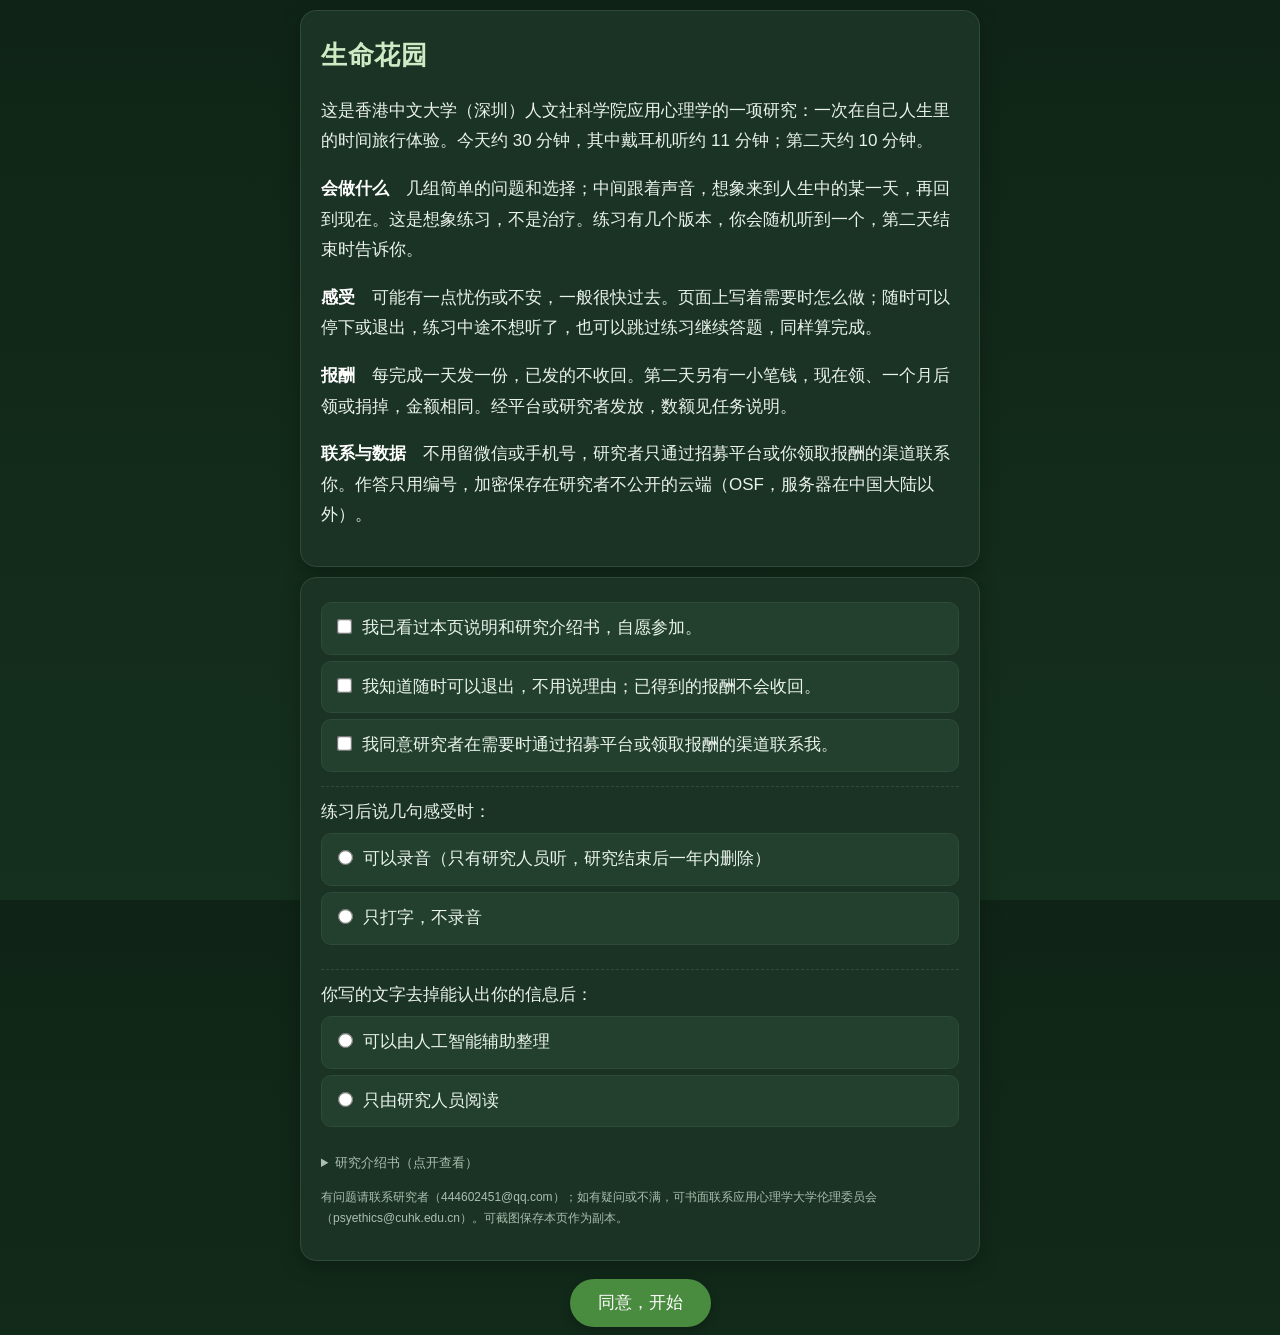
<file: index.html>
<!DOCTYPE html>
<html lang="zh-CN">
<head>
<meta charset="utf-8">
<meta name="viewport" content="width=device-width, initial-scale=1, maximum-scale=1">
<title>生命花园</title>
<script src="jspsych.js"></script>
<script src="p-hbr.js"></script>
<script src="p-shf.js"></script>
<script src="p-cf.js"></script>
<script src="p-pre.js"></script>
<script src="p-mic.js"></script>
<script src="p-har.js"></script>
<script src="p-por.js"></script>
<link href="jspsych.css" rel="stylesheet">
<style>
  :root { --bg:#0F2416; --bg2:#15301E; --card:#1B3324; --card2:#22402D; --line:#2E4A38; --text:#EAF2EC; --sub:#A9BEB0; --green:#6BBF59; --green2:#4A8C3F; --gold:#E9C46A; --warn:#E88A6F; }
  html, body { background: linear-gradient(180deg, var(--bg) 0%, var(--bg2) 100%); min-height: 100%; }
  body { color: var(--text); }
  .jspsych-display-element { color: var(--text); }
  .jspsych-content { max-width: 680px; font-size: 17px; line-height: 1.8; color: var(--text); }
  .lg-box { text-align: left; background: var(--card); border: 1px solid var(--line); border-radius: 16px; padding: 18px 20px; margin: 10px 0; box-shadow: 0 6px 20px rgba(0,0,0,.25); }
  .lg-box h2, .lg-box h3 { color: #CFEBC6; margin: 4px 0 12px; letter-spacing: .5px; }
  .lg-box b { color: #fff; }
  .lg-muted { color: var(--sub); font-size: 14px; }
  .lg-form label.lg-radio { display: block; margin: 6px 0; padding: 10px 12px; background: var(--card2); border: 1px solid var(--line); border-radius: 10px; cursor: pointer; }
  .lg-form label.lg-radio:has(input:checked) { border-color: var(--green); background: #2A4F35; }
  .lg-q { margin: 14px 0; padding: 10px 0 4px; border-top: 1px dashed var(--line); }
  .lg-q input[type=text], .lg-q input[type=number], .lg-q textarea, .lg-q select, .lg-form input[type=text] { width: 100%; box-sizing: border-box; padding: 10px; font-size: 17px; color: var(--text); background: #0E1F14; border: 1px solid var(--line); border-radius: 10px; margin-top: 6px; }
  .lg-q input[type=number] { width: 140px; }
  input[type=checkbox], input[type=radio] { accent-color: var(--green); transform: scale(1.15); margin-right: 6px; }
  .lg-likert { display: grid; grid-template-columns: repeat(7, 1fr); gap: 4px; margin-top: 4px; font-size: 14px; }
  .lg-likert label { display: flex; flex-direction: column; align-items: center; padding: 4px 0; border-radius: 8px; background: var(--card2); color: var(--text); }
  .lg-likert label:has(input:checked) { background: #2A4F35; outline: 1px solid var(--green); }
  .lg-likert-ends { display: flex; justify-content: space-between; margin-top: 6px; font-size: 13px; color: var(--sub); }
  .lg-tree-row.lg-notree { grid-template-columns: 1fr; }
  input[type=range] { -webkit-appearance: none; appearance: none; width: 100%; height: 8px; border-radius: 6px; background: linear-gradient(90deg, var(--green) 0%, var(--green) var(--fill,0%), var(--line) var(--fill,0%), var(--line) 100%); outline: none; }
  input[type=range]::-webkit-slider-thumb { -webkit-appearance: none; width: 26px; height: 26px; border-radius: 50%; background: #fff; border: 3px solid var(--green); box-shadow: 0 2px 6px rgba(0,0,0,.35); }
  input[type=range]::-moz-range-thumb { width: 22px; height: 22px; border-radius: 50%; background: #fff; border: 3px solid var(--green); }
  .lg-sl { display: grid; grid-template-columns: 1fr 2em; align-items: center; gap: 10px; margin: 8px 0 0; }
  .lg-sl output { font-weight: 700; color: #CFEBC6; text-align: right; }
  .lg-sl-scale { display: flex; justify-content: space-between; margin: 2px 2.8em 0 0; font-size: 12px; color: var(--sub); }
  .lg-pool { display: flex; align-items: baseline; gap: 8px; flex-wrap: wrap; background: #0E1F14; border: 1px solid var(--line); border-radius: 12px; padding: 10px 14px; margin: 8px 0 14px; }
  .lg-pool b { font-size: 28px; color: var(--gold); }
  .lg-pool b.lg-done { color: var(--green); }
  .lg-pool b.lg-over { color: var(--warn); }
  .lg-pool-bar { flex-basis: 100%; height: 6px; background: var(--line); border-radius: 4px; overflow: hidden; }
  #lg-pool-fill { height: 100%; width: 100%; background: var(--gold); transition: width .15s; }
  .lg-tree-row { display: grid; grid-template-columns: 56px 1fr; gap: 12px; align-items: center; background: var(--card2); border: 1px solid var(--line); border-radius: 14px; padding: 10px 12px; margin: 10px 0; }
  .lg-tree { width: 56px; height: 56px; display: flex; align-items: flex-end; justify-content: center; background: radial-gradient(circle at 50% 90%, #3B2A1A 0 30%, transparent 31%); }
  .lg-tree-icon { font-size: 30px; transition: transform .2s; transform-origin: 50% 100%; display: inline-block; }
  .lg-tree-top { display: flex; justify-content: space-between; margin-bottom: 6px; }
  .lg-tree-top .lg-name { font-weight: 600; }
  .lg-tree-top output { font-weight: 700; color: #CFEBC6; }
  .lg-breath { position: relative; width: 170px; height: 170px; margin: 18px auto; }
  .lg-breath-ring { position: absolute; inset: 0; border-radius: 50%; border: 2px solid rgba(107,191,89,.5); background: radial-gradient(circle, rgba(107,191,89,.18), rgba(107,191,89,0) 70%); }
  .lg-breath.on .lg-breath-ring { animation: lg-breathe 10s ease-in-out infinite; }
  .lg-breath-core { position: absolute; inset: 35px; border-radius: 50%; background: #1F4A2A; display: flex; align-items: center; justify-content: center; color: #CFEBC6; font-weight: 600; font-size: 15px; }
  @keyframes lg-breathe { 0%,100% { transform: scale(.82); opacity: .6; } 50% { transform: scale(1.06); opacity: 1; } }
  .lg-player { text-align: center; }
  .lg-player button { font-size: 16px; padding: 9px 22px; margin: 0 6px; border-radius: 22px; border: 1px solid var(--line); background: var(--card2); color: var(--text); }
  .lg-card { background: #2B2A1C; border: 1px solid #5A5230; color: #F1E6BE; border-radius: 12px; padding: 10px 12px; font-size: 14px; margin-top: 12px; }
  .lg-code { font-family: Consolas, monospace; font-size: 26px; font-weight: 700; letter-spacing: 2px; color: var(--gold); margin: 10px 0; }
  .lg-dd { font-size: 18px; }
  .jspsych-btn { font-size: 17px; padding: 12px 28px; border-radius: 24px; border: none; background: var(--green2); color: #fff; margin: 8px 6px; box-shadow: 0 3px 10px rgba(0,0,0,.25); }
  .jspsych-btn:hover { background: #57A04A; }
  .jspsych-btn:disabled { background: #33463A; color: #7F9486; box-shadow: none; }
  #jspsych-survey-html-form-next { font-size: 17px; padding: 12px 28px; border-radius: 24px; border: none; background: var(--green2); color: #fff; }
  svg#lg-line line { stroke: #CFEBC6; } svg#lg-line text { fill: #A9BEB0; }
  .lg-err { color: var(--warn); font-weight: 600; min-height: 1em; }
  .lg-note { background: #0E1F14; border: 1px dashed var(--line); border-radius: 12px; padding: 10px 14px; margin: 6px 0 10px; }
  .lg-dd b { display: inline-block; margin: 6px 0; }
</style>
</head>
<body>
<script src="config.js?v=24.12"></script>
<script src="study.js?v=24.12"></script>
</body>
</html>
</file>
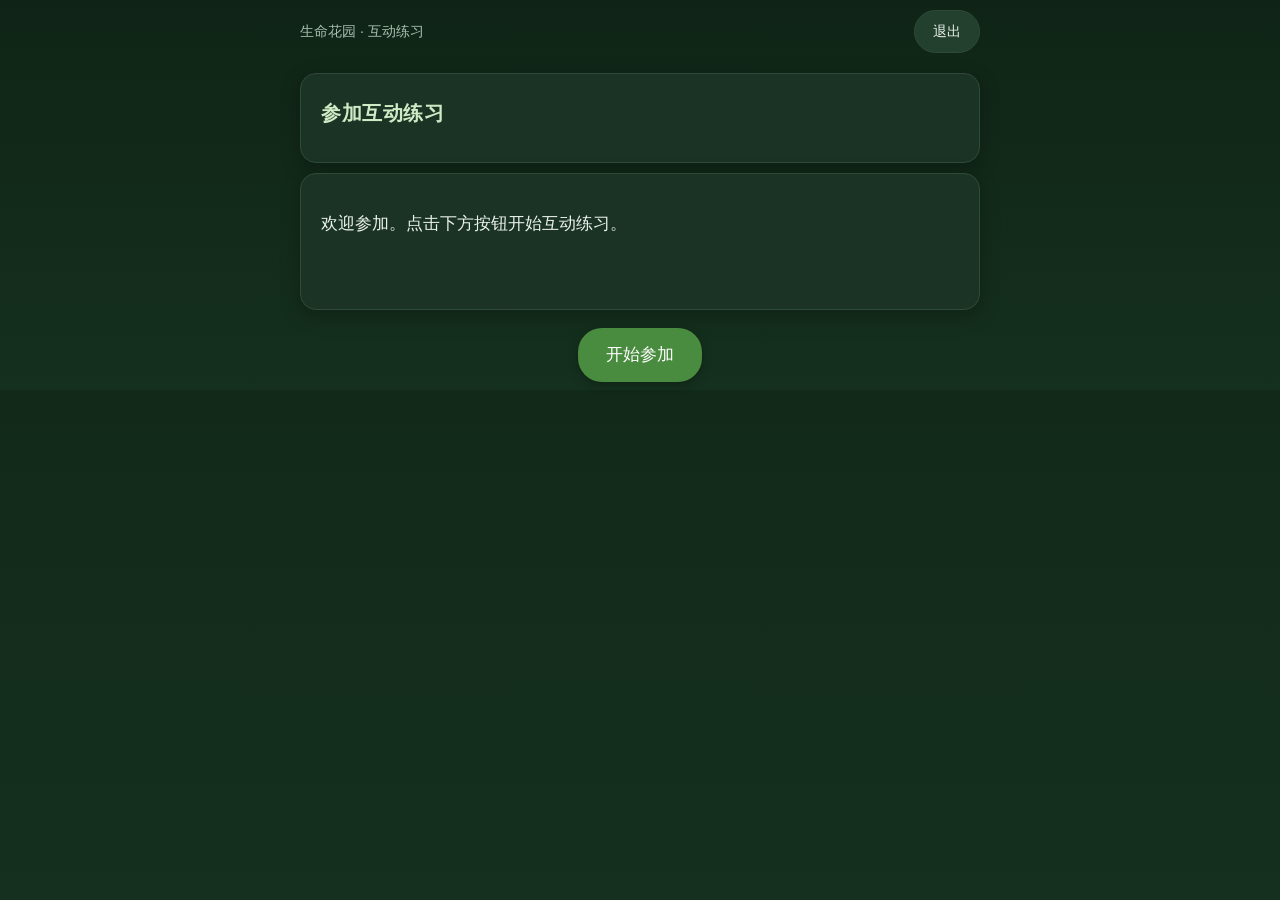
<file: experiment2/index.html>
<!doctype html>
<html lang="zh-CN">
<head>
  <meta charset="utf-8">
  <meta name="viewport" content="width=device-width,initial-scale=1,viewport-fit=cover">
  <meta name="referrer" content="no-referrer">
  <title>生命花园 · 互动练习</title>
  <link rel="stylesheet" href="styles.css?v=20261109-shared1">
  <script defer src="vendor/jspsych.js?v=20261109-shared1"></script>
  <script defer src="config.js?v=20261109-shared1"></script>
  <script defer src="material-version.js?v=20261109-shared1"></script>
  <script defer src="js/bank.js?v=20261109-shared1"></script>
  <script defer src="js/consent.js?v=20261109-shared1"></script>
  <script defer src="js/core.js?v=20261109-shared1"></script>
  <script defer src="js/storage.js?v=20261109-shared1"></script>
  <script defer src="js/ui.js?v=20261109-shared1"></script>
  <script defer src="js/recording.js?v=20261109-shared1"></script>
  <script defer src="js/media-configs.js?v=20261109-shared1"></script>
  <script defer src="js/app.js?v=20261109-shared1"></script>
  <script defer src="js/bootstrap.js?v=20261109-shared1"></script>
</head>
<body>
  <header class="topbar"><span id="stepLabel">生命花园 · 互动练习</span><button id="withdraw" type="button">退出</button></header>
  <aside id="previewBadge" hidden>研究者本地演练，数据不上传。后台暂停选择倒计时。</aside>
  <div id="engine" hidden></div><main id="app"><p>正在准备页面……</p></main>
  <footer id="saveStatus" role="status"></footer>
</body>
</html>
</file>
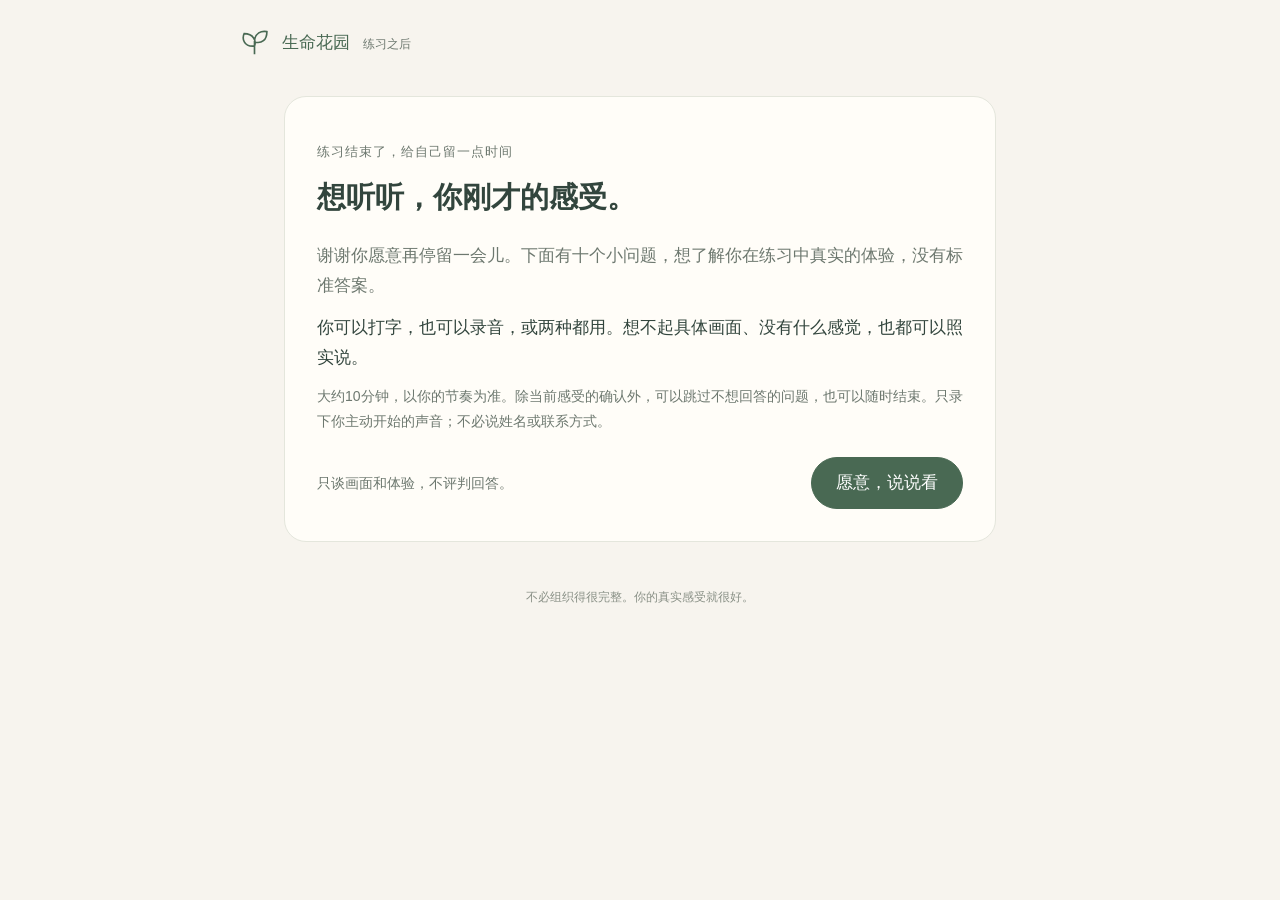
<file: experiment2/interview/index.html>
<!doctype html>
<html lang="zh-CN"><head><meta charset="utf-8"><meta name="viewport" content="width=device-width,initial-scale=1"><meta name="theme-color" content="#f7f4ee"><title>留一点时间，说说你的感受</title><link rel="stylesheet" href="style.css?v=20261109-interview1"><script defer src="app.js?v=20261109-interview2"></script></head>
<body><header><a class="brand" href="#" aria-label="访谈首页"><svg viewBox="0 0 30 30" aria-hidden="true"><path d="M15 26V13M15 18C4 19 3 10 5 6c9 0 12 7 10 12ZM15 14C15 5 22 3 27 4c0 8-5 12-12 10Z" fill="none" stroke="currentColor" stroke-width="1.6"/></svg><span>生命花园<span class="subbrand">练习之后</span></span></a><button id="leave" class="plain" hidden>先到这里</button></header><main id="app" aria-live="polite"></main><p id="globalStatus" role="status"></p><footer>不必组织得很完整。你的真实感受就很好。</footer></body></html>
</file>
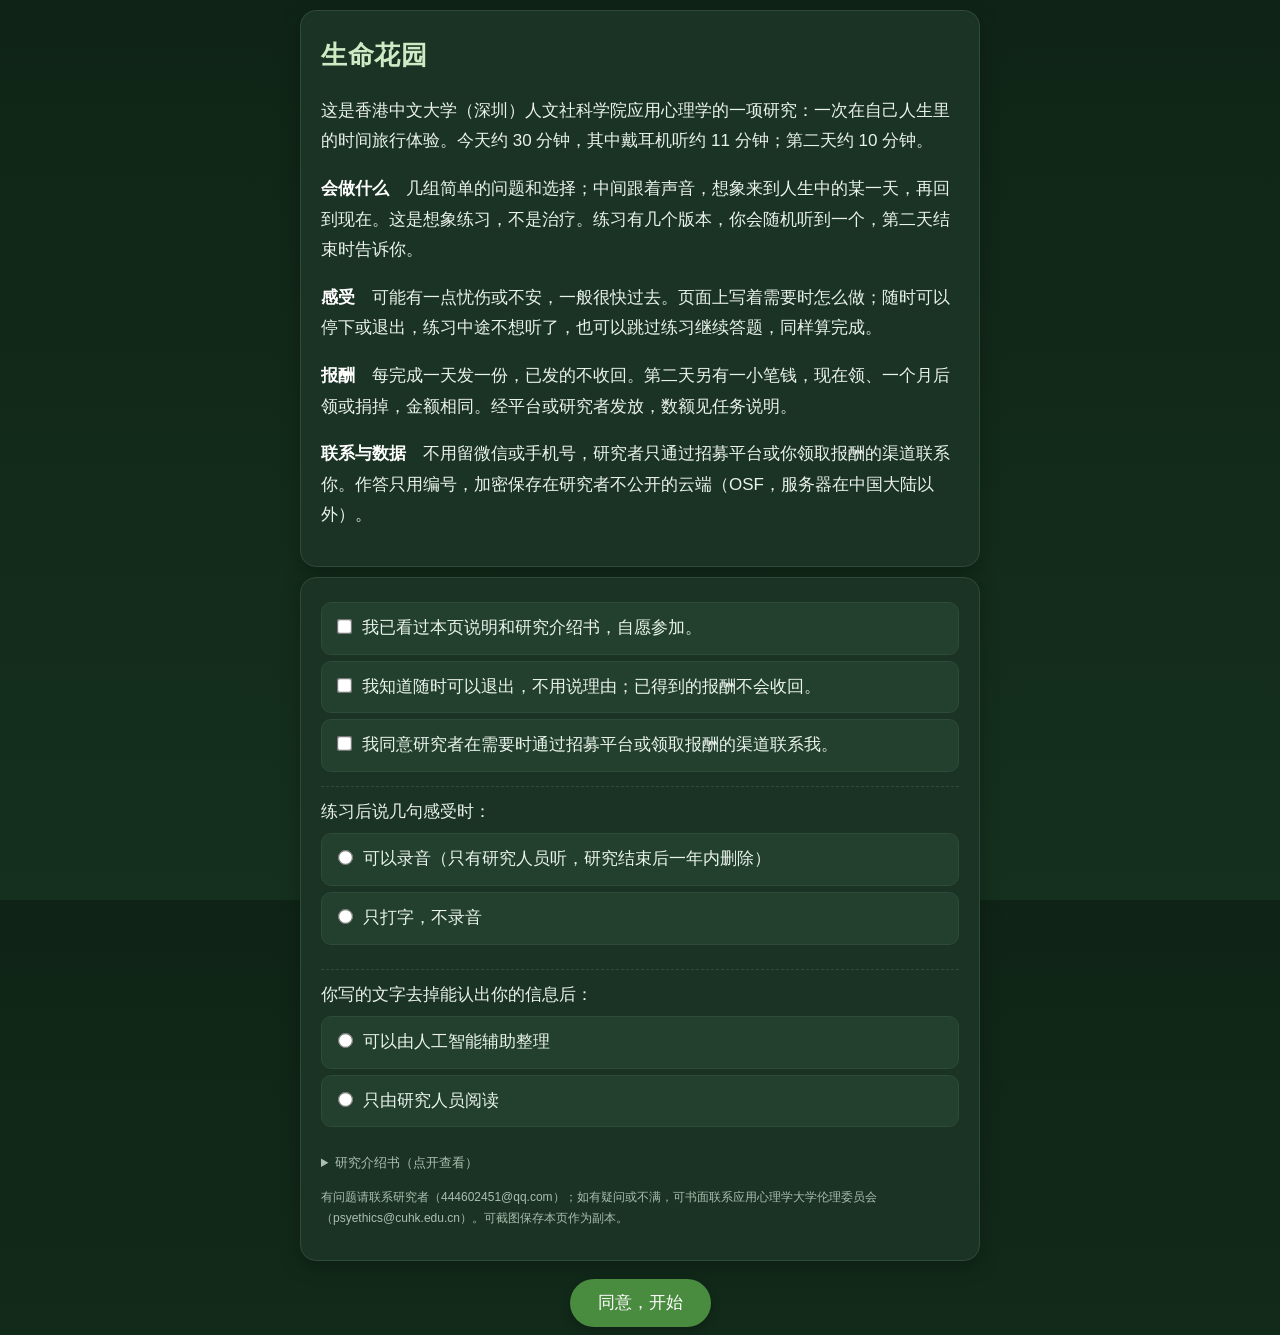
<file: naodao_d0.html>
<!DOCTYPE html>
<html lang="zh-CN">
<head>
<meta charset="utf-8">
<meta name="viewport" content="width=device-width, initial-scale=1, maximum-scale=1">
<title>生命花园</title>
<script src="jspsych.js"></script>
<script src="p-hbr.js"></script>
<script src="p-shf.js"></script>
<script src="p-cf.js"></script>
<script src="p-pre.js"></script>
<script src="p-mic.js"></script>
<script src="p-har.js"></script>
<script src="p-por.js"></script>
<script src="https://www.naodao.com/public/experiment/libs/axios.min.js"></script>
<script src="https://www.naodao.com/public/experiment/libs/extension/naodao-2021-12.js"></script>
<link href="jspsych.css" rel="stylesheet">
<style>
  :root { --bg:#0F2416; --bg2:#15301E; --card:#1B3324; --card2:#22402D; --line:#2E4A38; --text:#EAF2EC; --sub:#A9BEB0; --green:#6BBF59; --green2:#4A8C3F; --gold:#E9C46A; --warn:#E88A6F; }
  html, body { background: linear-gradient(180deg, var(--bg) 0%, var(--bg2) 100%); min-height: 100%; }
  body { color: var(--text); }
  .jspsych-display-element { color: var(--text); }
  .jspsych-content { max-width: 680px; font-size: 17px; line-height: 1.8; color: var(--text); }
  .lg-box { text-align: left; background: var(--card); border: 1px solid var(--line); border-radius: 16px; padding: 18px 20px; margin: 10px 0; box-shadow: 0 6px 20px rgba(0,0,0,.25); }
  .lg-box h2, .lg-box h3 { color: #CFEBC6; margin: 4px 0 12px; letter-spacing: .5px; }
  .lg-box b { color: #fff; }
  .lg-muted { color: var(--sub); font-size: 14px; }
  .lg-form label.lg-radio { display: block; margin: 6px 0; padding: 10px 12px; background: var(--card2); border: 1px solid var(--line); border-radius: 10px; cursor: pointer; }
  .lg-form label.lg-radio:has(input:checked) { border-color: var(--green); background: #2A4F35; }
  .lg-q { margin: 14px 0; padding: 10px 0 4px; border-top: 1px dashed var(--line); }
  .lg-q input[type=text], .lg-q input[type=number], .lg-q textarea, .lg-q select, .lg-form input[type=text] { width: 100%; box-sizing: border-box; padding: 10px; font-size: 17px; color: var(--text); background: #0E1F14; border: 1px solid var(--line); border-radius: 10px; margin-top: 6px; }
  .lg-q input[type=number] { width: 140px; }
  input[type=checkbox], input[type=radio] { accent-color: var(--green); transform: scale(1.15); margin-right: 6px; }
  .lg-likert { display: grid; grid-template-columns: repeat(7, 1fr); gap: 4px; margin-top: 4px; font-size: 14px; }
  .lg-likert label { display: flex; flex-direction: column; align-items: center; padding: 4px 0; border-radius: 8px; background: var(--card2); color: var(--text); }
  .lg-likert label:has(input:checked) { background: #2A4F35; outline: 1px solid var(--green); }
  .lg-likert-ends { display: flex; justify-content: space-between; margin-top: 6px; font-size: 13px; color: var(--sub); }
  .lg-tree-row.lg-notree { grid-template-columns: 1fr; }
  input[type=range] { -webkit-appearance: none; appearance: none; width: 100%; height: 8px; border-radius: 6px; background: linear-gradient(90deg, var(--green) 0%, var(--green) var(--fill,0%), var(--line) var(--fill,0%), var(--line) 100%); outline: none; }
  input[type=range]::-webkit-slider-thumb { -webkit-appearance: none; width: 26px; height: 26px; border-radius: 50%; background: #fff; border: 3px solid var(--green); box-shadow: 0 2px 6px rgba(0,0,0,.35); }
  input[type=range]::-moz-range-thumb { width: 22px; height: 22px; border-radius: 50%; background: #fff; border: 3px solid var(--green); }
  .lg-sl { display: grid; grid-template-columns: 1fr 2em; align-items: center; gap: 10px; margin: 8px 0 0; }
  .lg-sl output { font-weight: 700; color: #CFEBC6; text-align: right; }
  .lg-sl-scale { display: flex; justify-content: space-between; margin: 2px 2.8em 0 0; font-size: 12px; color: var(--sub); }
  .lg-pool { display: flex; align-items: baseline; gap: 8px; flex-wrap: wrap; background: #0E1F14; border: 1px solid var(--line); border-radius: 12px; padding: 10px 14px; margin: 8px 0 14px; }
  .lg-pool b { font-size: 28px; color: var(--gold); }
  .lg-pool b.lg-done { color: var(--green); }
  .lg-pool b.lg-over { color: var(--warn); }
  .lg-pool-bar { flex-basis: 100%; height: 6px; background: var(--line); border-radius: 4px; overflow: hidden; }
  #lg-pool-fill { height: 100%; width: 100%; background: var(--gold); transition: width .15s; }
  .lg-tree-row { display: grid; grid-template-columns: 56px 1fr; gap: 12px; align-items: center; background: var(--card2); border: 1px solid var(--line); border-radius: 14px; padding: 10px 12px; margin: 10px 0; }
  .lg-tree { width: 56px; height: 56px; display: flex; align-items: flex-end; justify-content: center; background: radial-gradient(circle at 50% 90%, #3B2A1A 0 30%, transparent 31%); }
  .lg-tree-icon { font-size: 30px; transition: transform .2s; transform-origin: 50% 100%; display: inline-block; }
  .lg-tree-top { display: flex; justify-content: space-between; margin-bottom: 6px; }
  .lg-tree-top .lg-name { font-weight: 600; }
  .lg-tree-top output { font-weight: 700; color: #CFEBC6; }
  .lg-breath { position: relative; width: 170px; height: 170px; margin: 18px auto; }
  .lg-breath-ring { position: absolute; inset: 0; border-radius: 50%; border: 2px solid rgba(107,191,89,.5); background: radial-gradient(circle, rgba(107,191,89,.18), rgba(107,191,89,0) 70%); }
  .lg-breath.on .lg-breath-ring { animation: lg-breathe 10s ease-in-out infinite; }
  .lg-breath-core { position: absolute; inset: 35px; border-radius: 50%; background: #1F4A2A; display: flex; align-items: center; justify-content: center; color: #CFEBC6; font-weight: 600; font-size: 15px; }
  @keyframes lg-breathe { 0%,100% { transform: scale(.82); opacity: .6; } 50% { transform: scale(1.06); opacity: 1; } }
  .lg-player { text-align: center; }
  .lg-player button { font-size: 16px; padding: 9px 22px; margin: 0 6px; border-radius: 22px; border: 1px solid var(--line); background: var(--card2); color: var(--text); }
  .lg-card { background: #2B2A1C; border: 1px solid #5A5230; color: #F1E6BE; border-radius: 12px; padding: 10px 12px; font-size: 14px; margin-top: 12px; }
  .lg-code { font-family: Consolas, monospace; font-size: 26px; font-weight: 700; letter-spacing: 2px; color: var(--gold); margin: 10px 0; }
  .lg-dd { font-size: 18px; }
  .jspsych-btn { font-size: 17px; padding: 12px 28px; border-radius: 24px; border: none; background: var(--green2); color: #fff; margin: 8px 6px; box-shadow: 0 3px 10px rgba(0,0,0,.25); }
  .jspsych-btn:hover { background: #57A04A; }
  .jspsych-btn:disabled { background: #33463A; color: #7F9486; box-shadow: none; }
  #jspsych-survey-html-form-next { font-size: 17px; padding: 12px 28px; border-radius: 24px; border: none; background: var(--green2); color: #fff; }
  svg#lg-line line { stroke: #CFEBC6; } svg#lg-line text { fill: #A9BEB0; }
  .lg-err { color: var(--warn); font-weight: 600; min-height: 1em; }
  .lg-note { background: #0E1F14; border: 1px dashed var(--line); border-radius: 12px; padding: 10px 14px; margin: 6px 0 10px; }
  .lg-dd b { display: inline-block; margin: 6px 0; }
</style>
</head>
<body>
<script>window.LG_SESSION = "d0"; window.LG_PLATFORM = "naodao";</script>
<script src="config.js?v=24.12"></script>
<script src="study.js?v=24.12"></script>
</body>
</html>
</file>
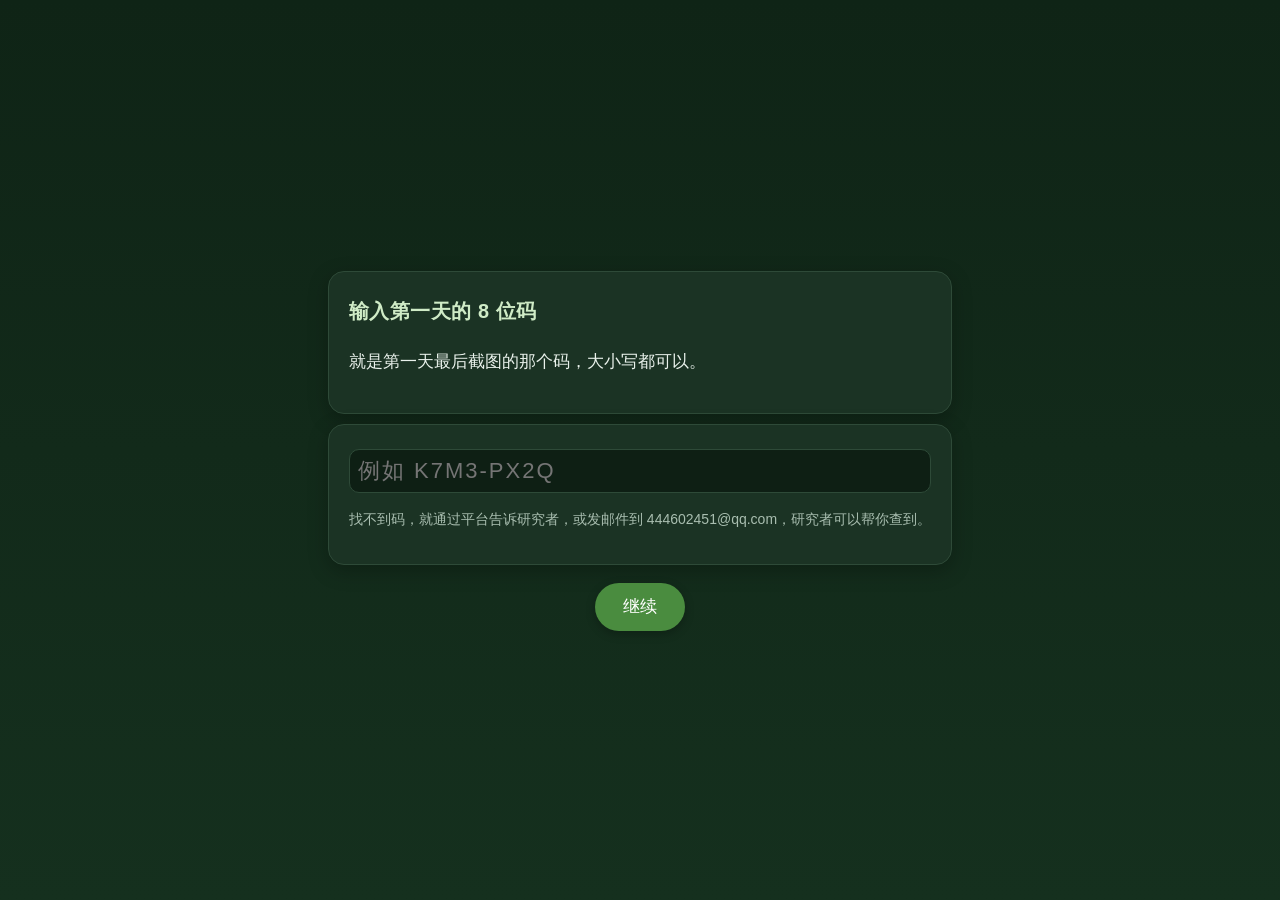
<file: naodao_d1.html>
<!DOCTYPE html>
<html lang="zh-CN">
<head>
<meta charset="utf-8">
<meta name="viewport" content="width=device-width, initial-scale=1, maximum-scale=1">
<title>生命花园</title>
<script src="jspsych.js"></script>
<script src="p-hbr.js"></script>
<script src="p-shf.js"></script>
<script src="p-cf.js"></script>
<script src="p-pre.js"></script>
<script src="p-mic.js"></script>
<script src="p-har.js"></script>
<script src="p-por.js"></script>
<script src="https://www.naodao.com/public/experiment/libs/axios.min.js"></script>
<script src="https://www.naodao.com/public/experiment/libs/extension/naodao-2021-12.js"></script>
<link href="jspsych.css" rel="stylesheet">
<style>
  :root { --bg:#0F2416; --bg2:#15301E; --card:#1B3324; --card2:#22402D; --line:#2E4A38; --text:#EAF2EC; --sub:#A9BEB0; --green:#6BBF59; --green2:#4A8C3F; --gold:#E9C46A; --warn:#E88A6F; }
  html, body { background: linear-gradient(180deg, var(--bg) 0%, var(--bg2) 100%); min-height: 100%; }
  body { color: var(--text); }
  .jspsych-display-element { color: var(--text); }
  .jspsych-content { max-width: 680px; font-size: 17px; line-height: 1.8; color: var(--text); }
  .lg-box { text-align: left; background: var(--card); border: 1px solid var(--line); border-radius: 16px; padding: 18px 20px; margin: 10px 0; box-shadow: 0 6px 20px rgba(0,0,0,.25); }
  .lg-box h2, .lg-box h3 { color: #CFEBC6; margin: 4px 0 12px; letter-spacing: .5px; }
  .lg-box b { color: #fff; }
  .lg-muted { color: var(--sub); font-size: 14px; }
  .lg-form label.lg-radio { display: block; margin: 6px 0; padding: 10px 12px; background: var(--card2); border: 1px solid var(--line); border-radius: 10px; cursor: pointer; }
  .lg-form label.lg-radio:has(input:checked) { border-color: var(--green); background: #2A4F35; }
  .lg-q { margin: 14px 0; padding: 10px 0 4px; border-top: 1px dashed var(--line); }
  .lg-q input[type=text], .lg-q input[type=number], .lg-q textarea, .lg-q select, .lg-form input[type=text] { width: 100%; box-sizing: border-box; padding: 10px; font-size: 17px; color: var(--text); background: #0E1F14; border: 1px solid var(--line); border-radius: 10px; margin-top: 6px; }
  .lg-q input[type=number] { width: 140px; }
  input[type=checkbox], input[type=radio] { accent-color: var(--green); transform: scale(1.15); margin-right: 6px; }
  .lg-likert { display: grid; grid-template-columns: repeat(7, 1fr); gap: 4px; margin-top: 4px; font-size: 14px; }
  .lg-likert label { display: flex; flex-direction: column; align-items: center; padding: 4px 0; border-radius: 8px; background: var(--card2); color: var(--text); }
  .lg-likert label:has(input:checked) { background: #2A4F35; outline: 1px solid var(--green); }
  .lg-likert-ends { display: flex; justify-content: space-between; margin-top: 6px; font-size: 13px; color: var(--sub); }
  .lg-tree-row.lg-notree { grid-template-columns: 1fr; }
  input[type=range] { -webkit-appearance: none; appearance: none; width: 100%; height: 8px; border-radius: 6px; background: linear-gradient(90deg, var(--green) 0%, var(--green) var(--fill,0%), var(--line) var(--fill,0%), var(--line) 100%); outline: none; }
  input[type=range]::-webkit-slider-thumb { -webkit-appearance: none; width: 26px; height: 26px; border-radius: 50%; background: #fff; border: 3px solid var(--green); box-shadow: 0 2px 6px rgba(0,0,0,.35); }
  input[type=range]::-moz-range-thumb { width: 22px; height: 22px; border-radius: 50%; background: #fff; border: 3px solid var(--green); }
  .lg-sl { display: grid; grid-template-columns: 1fr 2em; align-items: center; gap: 10px; margin: 8px 0 0; }
  .lg-sl output { font-weight: 700; color: #CFEBC6; text-align: right; }
  .lg-sl-scale { display: flex; justify-content: space-between; margin: 2px 2.8em 0 0; font-size: 12px; color: var(--sub); }
  .lg-pool { display: flex; align-items: baseline; gap: 8px; flex-wrap: wrap; background: #0E1F14; border: 1px solid var(--line); border-radius: 12px; padding: 10px 14px; margin: 8px 0 14px; }
  .lg-pool b { font-size: 28px; color: var(--gold); }
  .lg-pool b.lg-done { color: var(--green); }
  .lg-pool b.lg-over { color: var(--warn); }
  .lg-pool-bar { flex-basis: 100%; height: 6px; background: var(--line); border-radius: 4px; overflow: hidden; }
  #lg-pool-fill { height: 100%; width: 100%; background: var(--gold); transition: width .15s; }
  .lg-tree-row { display: grid; grid-template-columns: 56px 1fr; gap: 12px; align-items: center; background: var(--card2); border: 1px solid var(--line); border-radius: 14px; padding: 10px 12px; margin: 10px 0; }
  .lg-tree { width: 56px; height: 56px; display: flex; align-items: flex-end; justify-content: center; background: radial-gradient(circle at 50% 90%, #3B2A1A 0 30%, transparent 31%); }
  .lg-tree-icon { font-size: 30px; transition: transform .2s; transform-origin: 50% 100%; display: inline-block; }
  .lg-tree-top { display: flex; justify-content: space-between; margin-bottom: 6px; }
  .lg-tree-top .lg-name { font-weight: 600; }
  .lg-tree-top output { font-weight: 700; color: #CFEBC6; }
  .lg-breath { position: relative; width: 170px; height: 170px; margin: 18px auto; }
  .lg-breath-ring { position: absolute; inset: 0; border-radius: 50%; border: 2px solid rgba(107,191,89,.5); background: radial-gradient(circle, rgba(107,191,89,.18), rgba(107,191,89,0) 70%); }
  .lg-breath.on .lg-breath-ring { animation: lg-breathe 10s ease-in-out infinite; }
  .lg-breath-core { position: absolute; inset: 35px; border-radius: 50%; background: #1F4A2A; display: flex; align-items: center; justify-content: center; color: #CFEBC6; font-weight: 600; font-size: 15px; }
  @keyframes lg-breathe { 0%,100% { transform: scale(.82); opacity: .6; } 50% { transform: scale(1.06); opacity: 1; } }
  .lg-player { text-align: center; }
  .lg-player button { font-size: 16px; padding: 9px 22px; margin: 0 6px; border-radius: 22px; border: 1px solid var(--line); background: var(--card2); color: var(--text); }
  .lg-card { background: #2B2A1C; border: 1px solid #5A5230; color: #F1E6BE; border-radius: 12px; padding: 10px 12px; font-size: 14px; margin-top: 12px; }
  .lg-code { font-family: Consolas, monospace; font-size: 26px; font-weight: 700; letter-spacing: 2px; color: var(--gold); margin: 10px 0; }
  .lg-dd { font-size: 18px; }
  .jspsych-btn { font-size: 17px; padding: 12px 28px; border-radius: 24px; border: none; background: var(--green2); color: #fff; margin: 8px 6px; box-shadow: 0 3px 10px rgba(0,0,0,.25); }
  .jspsych-btn:hover { background: #57A04A; }
  .jspsych-btn:disabled { background: #33463A; color: #7F9486; box-shadow: none; }
  #jspsych-survey-html-form-next { font-size: 17px; padding: 12px 28px; border-radius: 24px; border: none; background: var(--green2); color: #fff; }
  svg#lg-line line { stroke: #CFEBC6; } svg#lg-line text { fill: #A9BEB0; }
  .lg-err { color: var(--warn); font-weight: 600; min-height: 1em; }
  .lg-note { background: #0E1F14; border: 1px dashed var(--line); border-radius: 12px; padding: 10px 14px; margin: 6px 0 10px; }
  .lg-dd b { display: inline-block; margin: 6px 0; }
</style>
</head>
<body>
<script>window.LG_SESSION = "d1"; window.LG_PLATFORM = "naodao";</script>
<script src="config.js?v=24.12"></script>
<script src="study.js?v=24.12"></script>
</body>
</html>
</file>
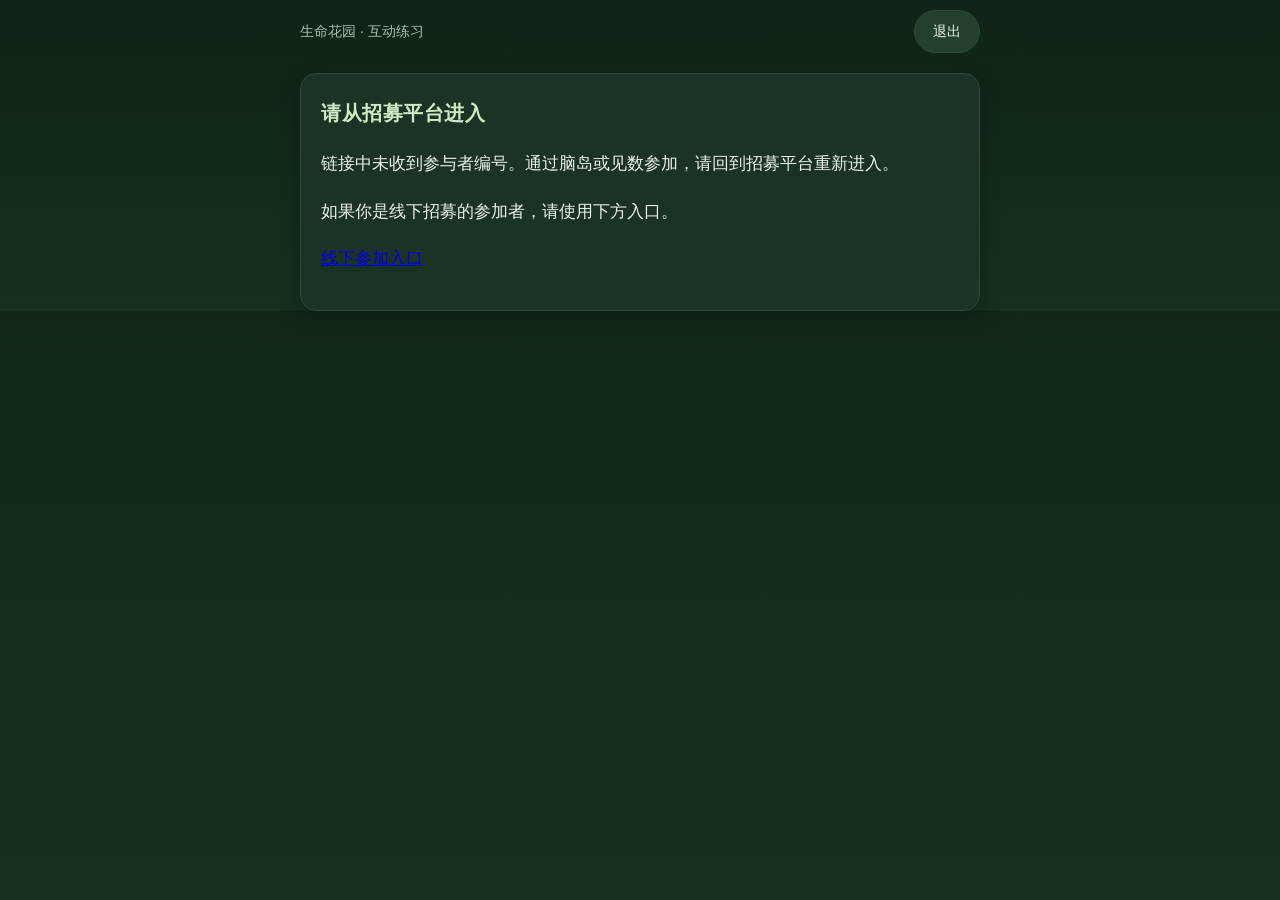
<file: experiment2/credamo.html>
<!doctype html><meta charset="utf-8"><script>const url=new URL("index.html",location.href);url.search=location.search;url.searchParams.set("platform","credamo");location.replace(url);</script><a href="index.html?platform=credamo">进入互动练习</a>
</file>
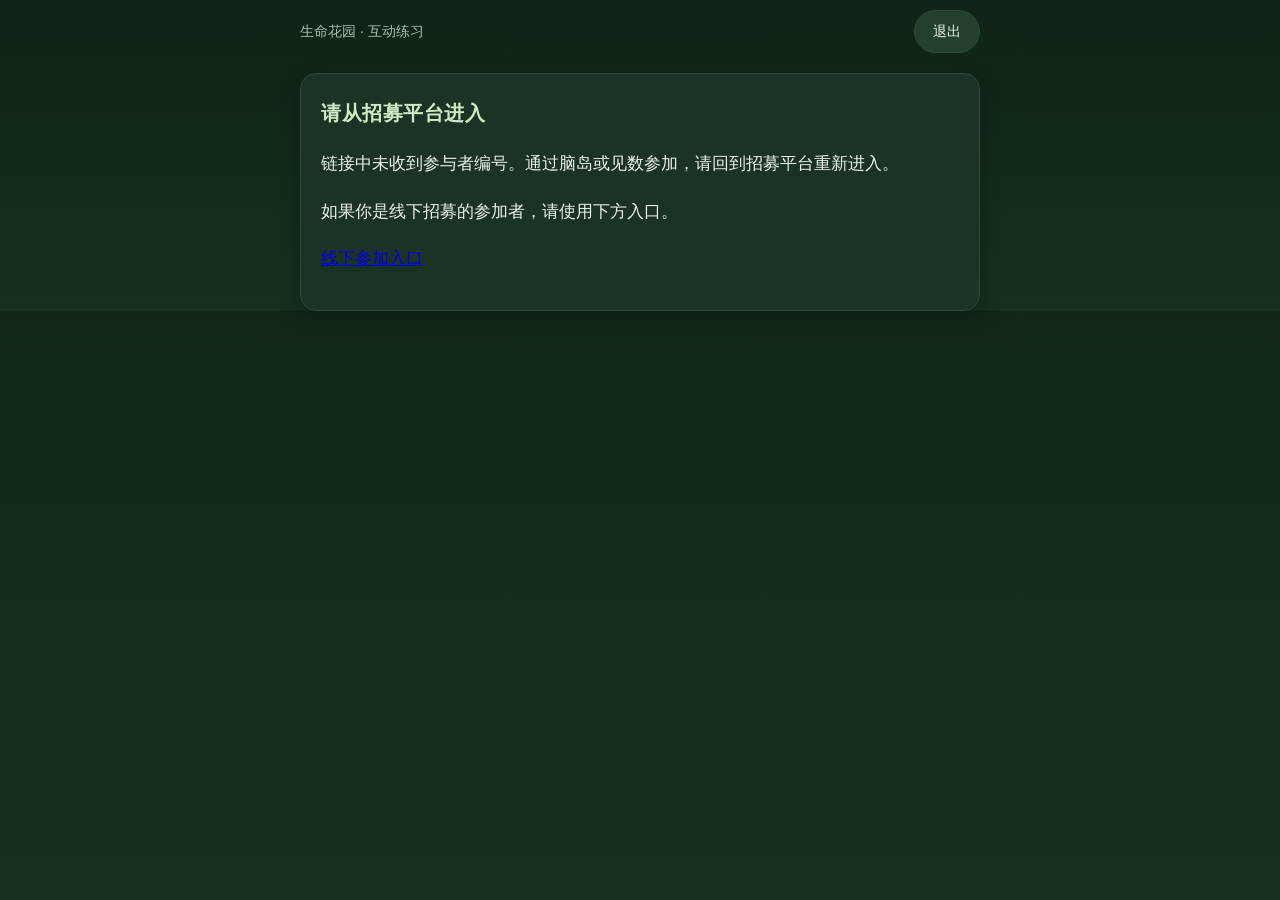
<file: experiment2/naodao.html>
<!doctype html><meta charset="utf-8"><script>const url=new URL("index.html",location.href);url.search=location.search;url.searchParams.set("platform","naodao");location.replace(url);</script><a href="index.html?platform=naodao">进入互动练习</a>
</file>
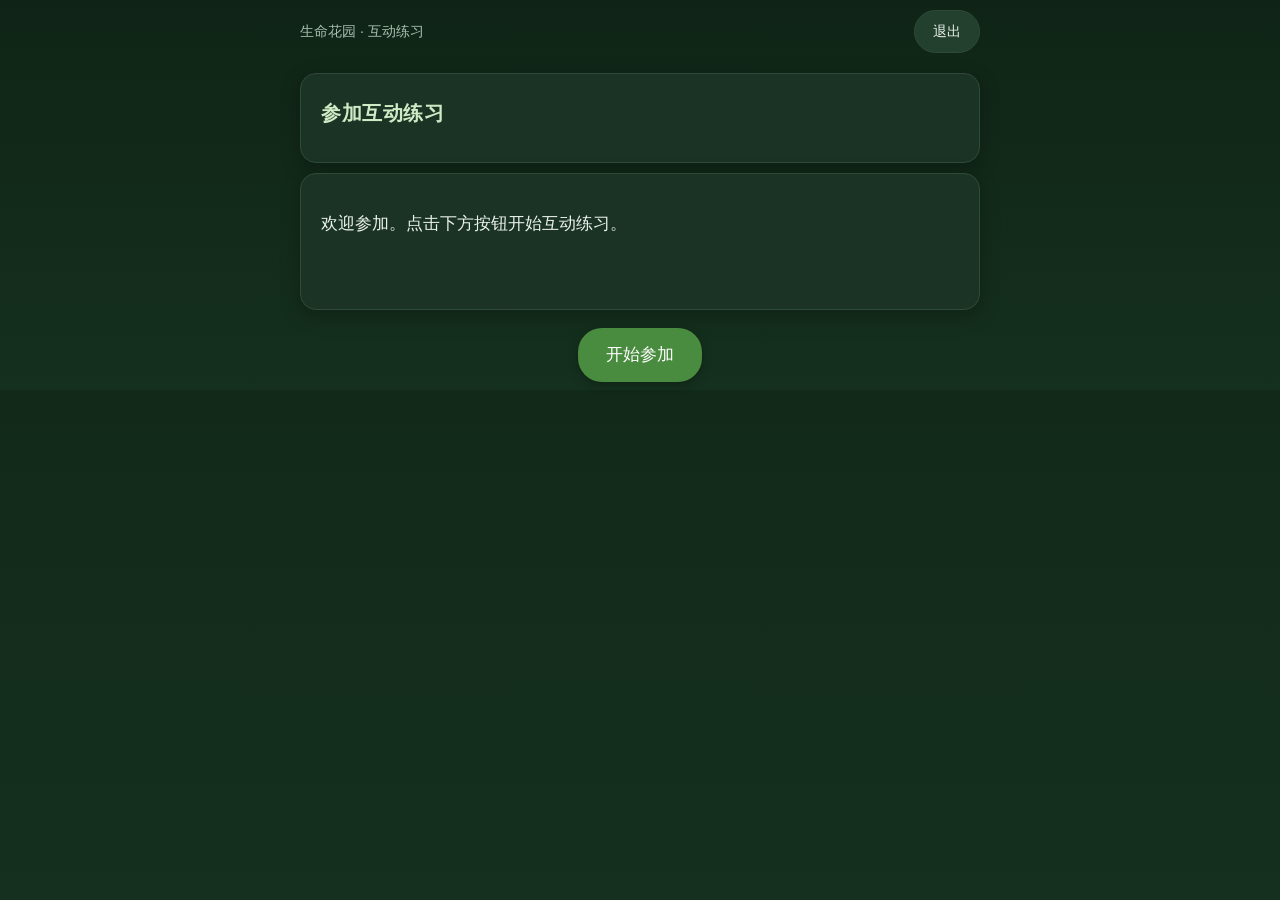
<file: experiment2/offline.html>
<!doctype html><meta charset="utf-8"><script>const url=new URL("index.html",location.href);url.search=location.search;url.searchParams.set("platform","offline");location.replace(url);</script><a href="index.html?platform=offline">进入互动练习</a>
</file>
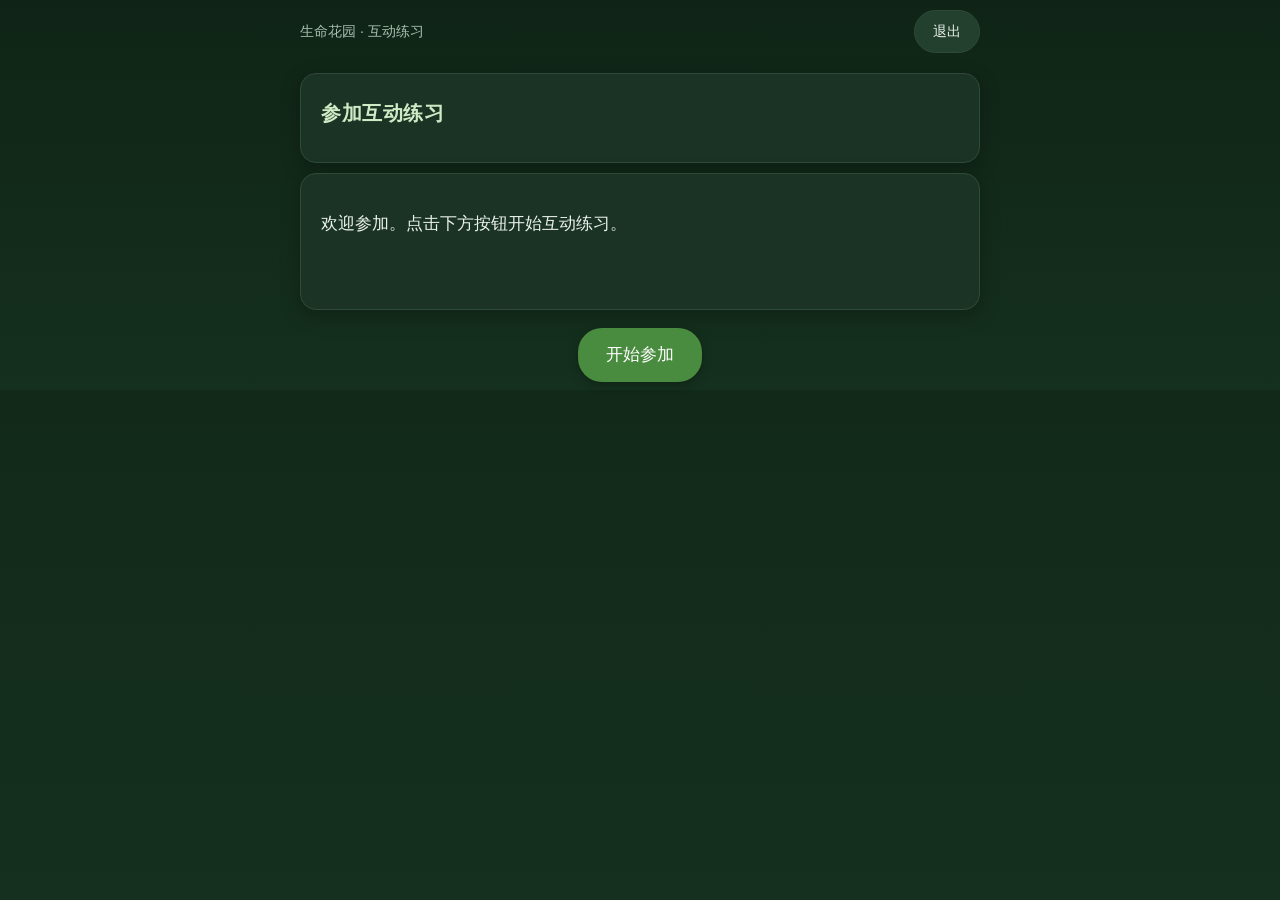
<file: experiment2/pilot.html>
<!doctype html>
<html lang="zh-CN">
<head>
  <meta charset="utf-8">
  <meta name="viewport" content="width=device-width,initial-scale=1,viewport-fit=cover">
  <meta name="referrer" content="no-referrer">
  <title>生命花园 · 互动练习</title>
  <link rel="stylesheet" href="styles.css?v=20261109-shared1">
  <script defer src="vendor/jspsych.js?v=20261109-shared1"></script>
  <script defer src="config.PILOT.js?v=20261109-shared1"></script>
  <script defer src="material-version.js?v=20261109-shared1"></script>
  <script defer src="js/bank.js?v=20261109-shared1"></script>
  <script defer src="js/consent.js?v=20261109-shared1"></script>
  <script defer src="js/core.js?v=20261109-shared1"></script>
  <script defer src="js/storage.js?v=20261109-shared1"></script>
  <script defer src="js/ui.js?v=20261109-shared1"></script>
  <script defer src="js/recording.js?v=20261109-shared1"></script>
  <script defer src="js/media-configs.js?v=20261109-shared1"></script>
  <script defer src="js/app.js?v=20261109-shared1"></script>
  <script defer src="js/bootstrap.js?v=20261109-shared1"></script>
</head>
<body>
  <header class="topbar"><span id="stepLabel">生命花园 · 互动练习</span><button id="withdraw" type="button">退出</button></header>
  <aside id="previewBadge" hidden>研究者本地演练，数据不上传。后台暂停选择倒计时。</aside>
  <div id="engine" hidden></div><main id="app"><p>正在准备页面……</p></main>
  <footer id="saveStatus" role="status"></footer>
</body>
</html>
</file>
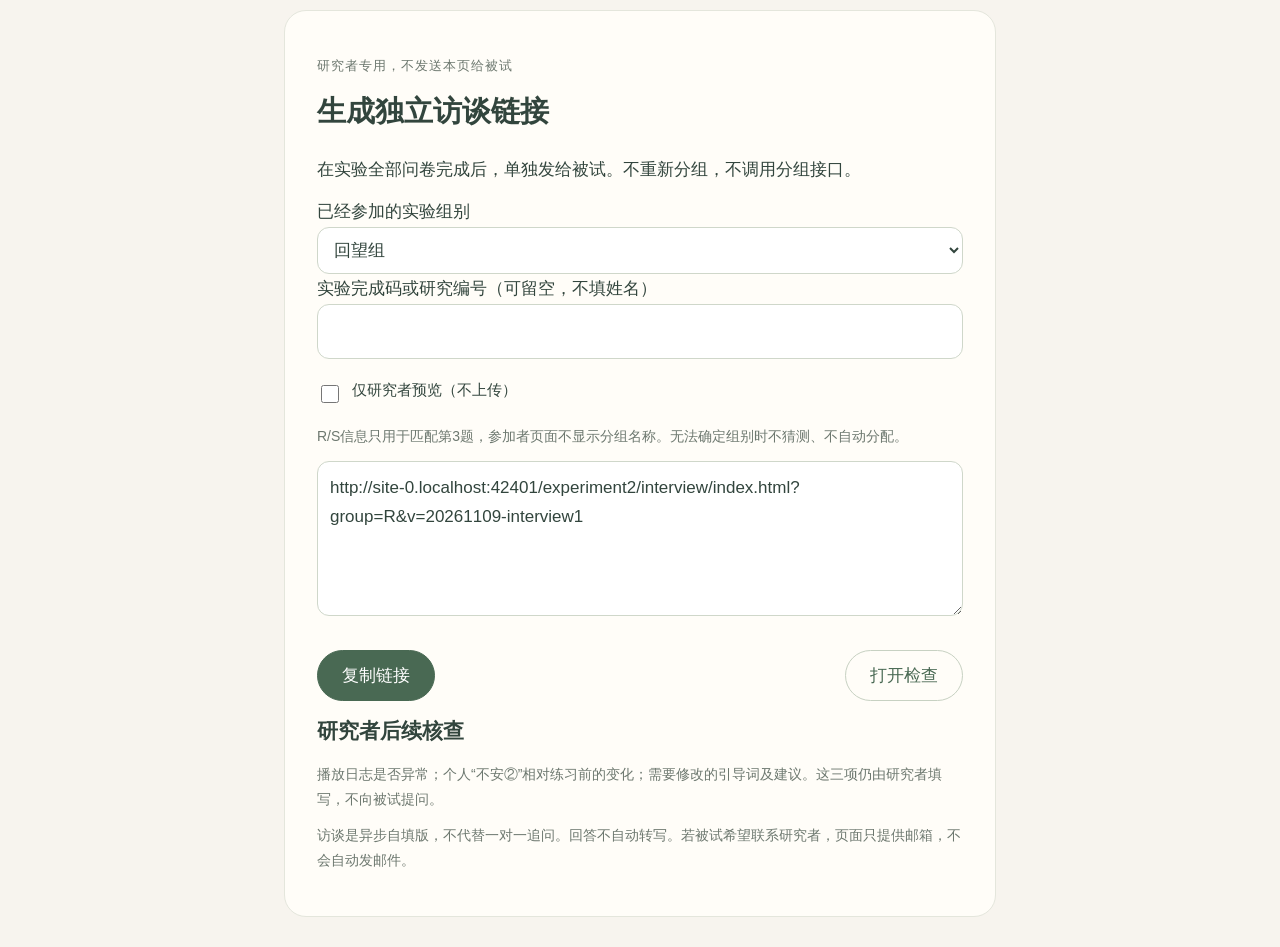
<file: experiment2/interview/researcher.html>
<!doctype html><html lang="zh-CN"><head><meta charset="utf-8"><meta name="viewport" content="width=device-width,initial-scale=1"><title>访谈链接 · 研究者</title><link rel="stylesheet" href="style.css?v=20261109-interview1"></head><body><main><div class="card"><p class="eyebrow">研究者专用，不发送本页给被试</p><h1>生成独立访谈链接</h1><p>在实验全部问卷完成后，单独发给被试。不重新分组，不调用分组接口。</p><label for="group">已经参加的实验组别</label><select id="group"><option value="R">回望组</option><option value="S">停留组</option><option value="">暂不确定（第3题用中性问法）</option></select><label for="code">实验完成码或研究编号（可留空，不填姓名）</label><input id="code" type="text" maxlength="80"><label class="check"><input id="preview" type="checkbox"><span>仅研究者预览（不上传）</span></label><p class="quiet">R/S信息只用于匹配第3题，参加者页面不显示分组名称。无法确定组别时不猜测、不自动分配。</p><textarea id="link" readonly aria-label="访谈链接"></textarea><div class="actions"><button id="copy">复制链接</button><a class="button secondary" id="open" target="_blank" rel="noopener">打开检查</a></div><p id="status" role="status"></p><h2>研究者后续核查</h2><p class="quiet">播放日志是否异常；个人“不安②”相对练习前的变化；需要修改的引导词及建议。这三项仍由研究者填写，不向被试提问。</p><p class="quiet">访谈是异步自填版，不代替一对一追问。回答不自动转写。若被试希望联系研究者，页面只提供邮箱，不会自动发邮件。</p></div></main><script>
const $=id=>document.getElementById(id);function build(){const u=new URL('index.html',location.href);if(location.protocol==='file:')u.href='https://baibaihello.github.io/LifeGarden/experiment2/interview/index.html';if($('group').value)u.searchParams.set('group',$('group').value);if($('code').value.trim())u.searchParams.set('code',$('code').value.trim());if($('preview').checked)u.searchParams.set('mode','preview');u.searchParams.set('v','20261109-interview1');$('link').value=u.href;$('open').href=u.href}
for(const id of ['group','code','preview'])$(id).addEventListener('input',build);$('copy').onclick=async()=>{try{await navigator.clipboard.writeText($('link').value);$('status').textContent='链接已复制。'}catch{$('link').select();$('status').textContent='请复制已选中的链接。'}};build();
</script></body></html>
</file>
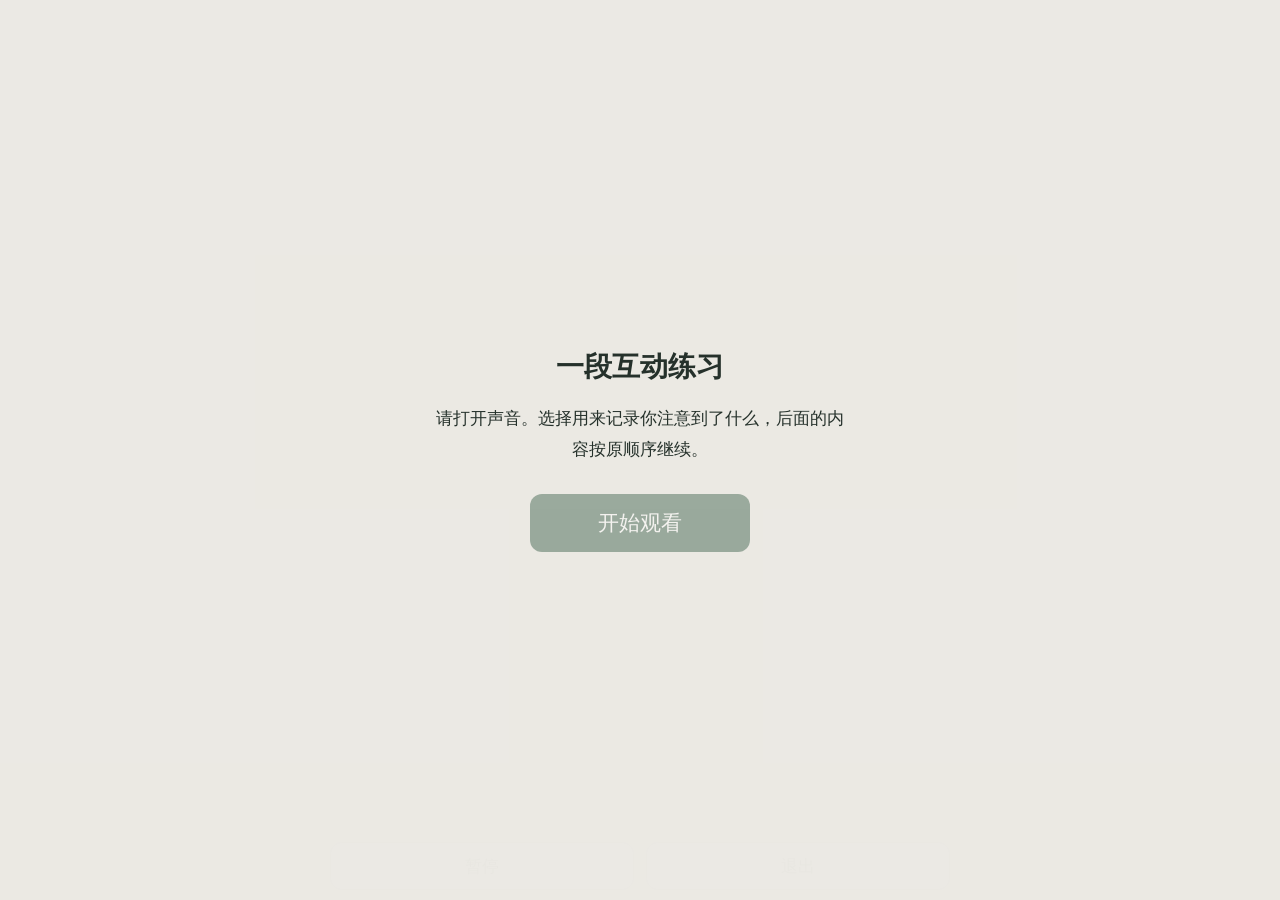
<file: experiment2/player/common.html>
<!doctype html><html lang="zh-CN"><meta charset="utf-8"><meta name="viewport" content="width=device-width,initial-scale=1,viewport-fit=cover"><title>三层选择互动候选 · 生命最后一天 · S组平移版</title><style>*{box-sizing:border-box}html,body{margin:0;width:100%;height:100%;background:#d6d4cf;color:#25312b;font-family:-apple-system,BlinkMacSystemFont,"PingFang SC",sans-serif}body{overflow:hidden}main{position:relative;width:100%;height:100vh;height:var(--app-height,100vh);min-height:400px}.stage{position:absolute;inset:0 0 72px;display:grid;place-items:center;background:#d6d4cf}.stage video,.stage canvas{position:absolute;width:100%;height:100%;object-fit:contain}#caption{position:absolute;left:50%;bottom:88px;transform:translateX(-50%);width:min(94%,620px);margin:0;padding:14px 18px;font-size:clamp(17px,2.5vw,23px);line-height:1.65;background:rgba(248,247,243,.93);border-radius:12px;z-index:3}#overlay{position:absolute;top:18px;left:50%;transform:translateX(-50%);z-index:2;background:#f6f3ecdd;padding:4px 12px;border-radius:8px}#overlay:empty{display:none}.actions{position:absolute;bottom:max(10px,env(safe-area-inset-bottom));left:50%;transform:translateX(-50%);display:flex;gap:12px;width:min(94%,620px);height:48px;z-index:6}button{font:inherit;font-size:17px;min-height:44px;padding:10px 20px;border:1px solid #879589;border-radius:12px;color:#253d2f;background:#f7f6f2;cursor:pointer}.actions button{flex:1}button:disabled{opacity:.45}#choicePanel{position:absolute;bottom:76px;left:50%;transform:translateX(-50%);width:min(94%,620px);padding:16px;background:#f8f7f2fa;border:1px solid #d2d7cf;border-radius:16px;z-index:5;box-shadow:0 -4px 24px #0001}#choiceTitle{font-size:16px;margin:0 0 10px;font-weight:400}#choices{display:grid;gap:7px}#choices button{text-align:left;width:100%;background:#e8eee5}body:has(#choicePanel:not([hidden])) #caption{visibility:hidden}#intro{position:absolute;inset:0;z-index:10;background:#eceae5f7;display:flex;flex-direction:column;align-items:center;justify-content:center;padding:28px;text-align:center}#intro h1{font-size:28px;font-weight:600;margin:0 0 18px}#intro p{max-width:420px;font-size:17px;line-height:1.8;margin:0 0 28px}#start{background:#385d48;color:white;border:0;min-width:220px;padding:15px;font-size:21px}#status{position:absolute;top:8px;left:50%;transform:translateX(-50%);z-index:8;background:#f5f3eced;border-radius:8px;font-size:14px;max-width:90%;padding:4px 10px}#status:empty{display:none}#end{margin-top:20px}#position{display:none}[hidden]{display:none!important}@media(max-height:600px){#choicePanel{padding:10px;bottom:62px}#choices{gap:4px}#choices button{padding:6px 12px}.actions{height:44px;bottom:6px}#caption{bottom:66px;font-size:16px;padding:9px 12px}.stage{bottom:58px}}
/* Participant-facing overlay refinement: no opaque subtitle card or boxed answers. */
#caption{background:transparent;border-radius:0;color:#fff;text-shadow:0 1px 3px #000c;padding:10px 14px;font-weight:400;line-height:1.65}
#choicePanel{border:0;border-radius:0;box-shadow:none;background:linear-gradient(to bottom,rgba(25,31,27,0),rgba(25,31,27,.62) 22%,rgba(25,31,27,.68));width:min(100%,720px);padding:34px 22px 14px;color:#fff}
#choiceTitle{color:#fff;text-shadow:0 1px 3px #000;outline:none;font-size:17px;line-height:1.5}
#choices{gap:0}#choices button{display:flex;align-items:center;gap:12px;background:transparent;color:#fff;border:0;border-bottom:1px solid #ffffff35;border-radius:0;text-shadow:0 1px 3px #000;padding:10px 8px;min-height:48px}
#choices button::before{content:"";display:block;width:16px;height:16px;flex:0 0 16px;border:1.5px solid #ffffffe6;border-radius:50%}
#choices button:hover,#choices button:focus-visible{background:#ffffff18}#choices button:active{background:#ffffff30}
@media(max-height:600px){#choicePanel{padding:20px 16px 8px}#choices button{min-height:44px;padding:7px 8px}#choiceTitle{font-size:15px;margin-bottom:4px}}

/* v0.4.4 layout only: variables measured from the displayed video rectangle */
#caption,#choicePanel{
 left:var(--frame-center-x,50%);transform:translateX(-50%);
 width:var(--frame-safe-width,88%);max-width:none;box-sizing:border-box;
 margin-left:0;margin-right:0;
}
#caption{padding-left:0;padding-right:0;overflow-wrap:anywhere}
#choicePanel{padding-left:0;padding-right:0}
#choices{min-width:0}
#choices button{min-width:0;width:100%;min-height:48px;padding-left:4px;padding-right:4px;white-space:normal;overflow-wrap:anywhere}
@media(max-height:600px){#choices button{min-height:44px}}

#demoTools{position:absolute;top:6px;left:6px;z-index:30;max-width:94%;background:#fff;padding:5px;font-size:12px}#demoTools button{font-size:12px;min-height:36px;padding:4px 8px}

#overlay{font-size:clamp(24px,6vw,32px);font-weight:700;line-height:1.35;max-width:90%;text-align:center;top:max(18px,env(safe-area-inset-top));padding:7px 14px;}
</style><main>
<div class="stage"><video id="video" muted playsinline preload="auto"></video><canvas id="cover" width="576" height="768" hidden></canvas></div>
<span id="position">C01</span><div id="overlay"></div><p id="caption"></p>
<section id="choicePanel" hidden><h2 id="choiceTitle" tabindex="-1">请选择最接近你此刻想法的一项</h2><div id="choices"></div></section>
<div class="actions"><button id="pause">暂停</button><button id="exit">退出</button></div><p id="status" role="status"></p>
<section id="intro"><h1>一段互动练习</h1><p>请打开声音。本片有三次选择，点选后继续观看。<br>选择用来记录你注意到了什么，后面的内容按原顺序继续。</p><p id="variant"></p><button id="start">开始观看</button><p id="end" hidden>本次观看已结束。</p></section>
<details id="settings" hidden><select id="policy"><option value="foreground_active" selected>前台计时</option><option value="wall_clock">后台计时</option></select><div id="inputs"></div><button id="export">导出记录</button></details></main><audio id="audio" preload="auto"></audio><script id="config" type="application/json">{"version": "浇水收尾与播放修复v0.16", "audioVersion": "实录声学初校；S01—S04保留验收音轨", "textVersion": "v0.9C及批准共同段补丁", "pauseHandling": "音轨已含4秒，不重复增加", "timeoutSeconds": 20, "backgroundWaitPolicy": "foreground_active", "segments": [{"id": "C", "audio": "media/C.m4a", "video": "media/C.mp4", "duration": 56.052721088435376, "station": false, "stationAt": null, "captions": [{"id": "C01", "start": 0, "end": 17.09401360544218, "text": "接下来，你会走进自己人生里的一天。画面会自己慢慢往下走，你跟着看就好；想停下来，随时可以按暂停。", "freeze": null, "overlay": "", "video": null, "mediaIn": 0}, {"id": "C02", "start": 17.09401360544218, "end": 26.628299319727894, "text": "这是你生命的最后一天。这一天结束的时候，你会死去。", "freeze": null, "overlay": "", "video": null, "mediaIn": 0}, {"id": "C03", "start": 26.628299319727894, "end": 36.33807256235828, "text": "你在自己的房间里醒来。看看周围，光从一个地方照进来。", "freeze": null, "overlay": "", "video": null, "mediaIn": 0}, {"id": "C04", "start": 36.33807256235828, "end": 44.261473922902496, "text": "房间里很静。外面有一点声音传进来。", "freeze": null, "overlay": "", "video": null, "mediaIn": 0}, {"id": "C05", "start": 44.261473922902496, "end": 56.052721088435376, "text": "手边放着几样东西。身边也许有人，也许没有。你就在这里，在这一天的开头。", "freeze": null, "overlay": "", "video": null, "mediaIn": 0}], "timingStatus": "实录声学边界初校；逐字听审待完成", "visualStatus": "C02 v001；C03/C05 v002；C04保留v001近景", "environmentRoom": true}], "options": ["工作或学习", "人与关系", "身体和日常", "常做的事", "没有清楚画面"], "scope": "C01—C05、R01—R12、T01—T02", "backgroundPolicyNote": "仅审片暂用前台计时，正式策略待确认", "group": "R", "interactionVersion": "three-layer-candidate-v1", "analysisUse": "stations2and3_descriptive_only", "threeLayerPrompts": {"sensoryTemplate": "关于「{领域}」，此刻你注意到的是——", "reselect": "现在呢？", "clarity": "此刻，画面有多清楚？"}}</script><script>function setViewportHeight(){document.documentElement.style.setProperty('--app-height',(window.visualViewport?window.visualViewport.height:window.innerHeight)+'px')}setViewportHeight();window.addEventListener('resize',setViewportHeight);if(window.visualViewport)window.visualViewport.addEventListener('resize',setViewportHeight);const config=JSON.parse(document.getElementById('config').textContent);
const $=id=>document.getElementById(id);
const audio=$('audio'),video=$('video'),cover=$('cover'),ctx=cover.getContext('2d');
const soundEnabled=new URLSearchParams(location.search).get('sound')!=='off';
const room=new Audio('media/room_loop.wav'),fx=new Audio();room.loop=true;room.preload='auto';fx.preload='auto';let roomFailed=false,fxFailed=false,roomStarting=false;
$('variant').textContent=soundEnabled?'共同开头及卧室采用关窗低底声':'无环境声对照';
const environmentHistory=[];
const notice=document.createElement('div');notice.style.cssText='position:absolute;top:36px;left:10px;z-index:20;background:#fff;color:#333;padding:4px';notice.hidden=true;document.querySelector('main').append(notice);
function ambientFail(kind,e){
 const transient=kind==='room'&&['AbortError','NotAllowedError'].includes(e?.name);
 if(e?.name==='AbortError'){record('environment_interrupted',{kind,reason:String(e)});return;}
 if(kind==='room')roomFailed=!transient;else fxFailed=true;
 const media=kind==='room'?room:fx;
 const detail={kind,reason:String(e),recoverable:transient,errorCode:media.error?.code||null,errorMessage:media.error?.message||'',networkState:media.networkState,readyState:media.readyState,source:media.currentSrc||media.src,atISO:new Date().toISOString()};
 environmentHistory.push(detail);record('environment_error',detail);
 notice.textContent=transient?'环境声尚未启动，可在暂停后点继续重试。':'环境声未能加载；当前按无该层声音继续。';notice.hidden=false;
}
room.onerror=()=>ambientFail('room',room.error?.message||'load');fx.onerror=()=>ambientFail('fx',fx.error?.message||'load');
function startRoom(){
 if(!soundEnabled||roomFailed||roomStarting||!segment().environmentRoom||!room.paused)return;
 roomStarting=true;
 room.play().then(()=>{notice.hidden=true;}).catch(e=>ambientFail('room',e)).finally(()=>{roomStarting=false;});
}
function ambientSync(){
 if(!soundEnabled||roomFailed)return;
 if(!segment().environmentRoom||['idle','paused','complete','exited'].includes(phase)){room.pause();return;}
 if(['starting','playing','waiting','revealing'].includes(phase))startRoom();
}
const imported=new Map(),fileRecords=new Map();
const freezeCache=new Map();
function prepareFreezeImages(){
 for(const item of segment().captions){
  if(!item.freeze||freezeCache.has(item.freeze))continue;
  const cached={image:new Image(),ready:false};freezeCache.set(item.freeze,cached);
  cached.image.src=item.freeze;
  cached.image.decode().then(()=>{cached.ready=true;}).catch(error=>{cached.failed=String(error);});
 }
}
let retryMedia=false;
let part=0,phase='idle',previousPhase=null,epoch=0,events=[],choiceResolved=false;
let waitMs=0,waitMark=null,wallPaused=false,exposed=false,captionId='',visualScreen=null,loadedVideo='',pendingStation=false;
const segment=()=>config.segments[part];
const src=kind=>imported.get(part+'_'+kind)||segment()[kind];
function record(type,details={}){
 events.push({group:config.group,type,part:segment().id,screen:captionId,audioSeconds:audio.currentTime||0,
 monotonicMs:performance.now(),atISO:new Date().toISOString(),...details});
}
function status(text){$('status').textContent=text;}
function active(){return !['idle','complete','exited'].includes(phase);}
function ui(){
 ambientSync();
 $('pause').disabled=!active();
 $('pause').textContent=phase==='paused'?'继续':'暂停';
 $('start').disabled=active(); $('intro').hidden=active(); $('start').textContent=phase==='complete'?'再看一次':phase==='exited'?'重新开始':'开始观看';
 $('choicePanel').hidden=phase!=='waiting'&&phase!=='revealing'; $('caption').hidden=phase==='waiting'||phase==='revealing'||(phase==='paused'&&['waiting','revealing'].includes(previousPhase));
 $('exit').disabled=!active();
 $('end').hidden=phase!=='complete';
}
function stop(){audio.pause();video.pause();fx.pause();}
function preserve(){
 if(!cover.hidden||video.readyState<2)return;
 try{ctx.drawImage(video,0,0,cover.width,cover.height);cover.hidden=false;}
 catch(error){record('cover_error',{reason:String(error)});}
}
function tickWait(){
 const now=performance.now();
 if(waitMark!==null)waitMs+=Math.max(0,now-waitMark);
 waitMark=now;
}
function pause(reason='manual_pause'){
 if(!active()||phase==='paused')return;
 previousPhase=phase==='revealing'?'revealing':phase==='waiting'?'waiting':'playing';
 if(phase==='waiting')tickWait();
 wallPaused=['background_pause','pagehide_pause'].includes(reason)&&config.backgroundWaitPolicy==='wall_clock';
 epoch++;stop();phase='paused';record(reason);ui();status('已暂停，点继续接着看。');
}
function mediaReady(media,minimum){
 if(media.error)return Promise.reject(new Error('素材无法加载：'+media.error.code));
 if(media.readyState>=minimum&&!media.seeking)return Promise.resolve();
 return new Promise((resolve,reject)=>{
  const timer=setTimeout(()=>finish(new Error('素材加载超时')),60000);
  const check=()=>{if(media.readyState>=minimum&&!media.seeking)finish();};
  const fail=()=>finish(new Error('素材无法加载'));
  function finish(error){
   clearTimeout(timer);for(const e of ['loadeddata','canplay','seeked'])media.removeEventListener(e,check);
   media.removeEventListener('error',fail);error?reject(error):resolve();
  }
  for(const e of ['loadeddata','canplay','seeked'])media.addEventListener(e,check);
  media.addEventListener('error',fail);check();
 });
}
function painted(){return new Promise(resolve=>requestAnimationFrame(()=>requestAnimationFrame(resolve)));}
async function resumeMedia(){
 const token=++epoch;phase='preparing';ui();status('正在加载画面和声音，请稍候……');
 const audioPosition=audio.currentTime,videoStartPosition=videoPosition(currentScreen());
 audio.pause();
 try{
  if(retryMedia){
   retryMedia=false;
   // Do not restart healthy downloads or ready media after a slow connection.
   if(video.error||video.networkState===3||video.networkState===0)video.load();
   if(audio.error||audio.networkState===3||audio.networkState===0)audio.load();
   await Promise.all([mediaReady(audio,2),mediaReady(video,2)]);
   if(token!==epoch)return;
   if(audioPosition>0)audio.currentTime=audioPosition;
   video.currentTime=videoStartPosition;
   record('media_reload_retry',{audioPosition,videoPosition:videoStartPosition});
  }
  await Promise.all([mediaReady(audio,3),mediaReady(video,3)]);
  if(token!==epoch)return;
  if(Math.abs(video.currentTime-videoStartPosition)>.04){
   video.currentTime=videoStartPosition;
   await mediaReady(video,3);
  }
  if(token!==epoch)return;
  if(document.hidden){pause('background_pause');return;}
  record('media_ready',{audioReadyState:audio.readyState,videoReadyState:video.readyState,videoSeconds:video.currentTime});
  phase='starting';ui();
  record('av_start_requested',{videoSeconds:video.currentTime});
  // Safari can leave video.play pending for seconds. Never let narration run ahead.
  await video.play();
  if(token!==epoch)return;
  if(document.hidden){pause('background_pause');return;}
  record('video_started',{videoSeconds:video.currentTime});
  await audio.play();
  if(token!==epoch)return;
  if(document.hidden){pause('background_pause');return;}
  if(Math.abs(video.currentTime-videoPosition(currentScreen()))>.15){
   audio.pause();video.pause();
   video.currentTime=videoPosition(currentScreen());
   await mediaReady(video,3);
   if(token!==epoch)return;
   await video.play();
   if(token!==epoch)return;
   await audio.play();
   if(token!==epoch)return;
  }
  cover.hidden=true;record('freeze_cover_removed',{videoSeconds:video.currentTime,intentionalCut:part>0});
  phase='playing';prepareFreezeImages();record('av_started',{videoSeconds:video.currentTime,skewSeconds:video.currentTime-videoPosition(currentScreen())});status('');ui();
 }catch(error){
  if(token!==epoch)return;
  retryMedia=error.name!=='NotAllowedError';
  stop();phase='paused';previousPhase='playing';
  if(audio.readyState>=1)audio.currentTime=audioPosition;
  if(video.readyState>=1)video.currentTime=videoStartPosition;
  record('playback_blocked',{reason:String(error)});ui();status('素材尚未就绪，请点继续重试。');
 }
}
function currentScreen(){
 const list=segment().captions;let item=list[0];for(const c of list)if(audio.currentTime>=c.start)item=c;return item;
}
function visualSource(item){return item.video||src('video');}
function videoPosition(item){return item.video?(item.mediaIn||0)+Math.max(0,audio.currentTime-item.start):audio.currentTime;}
async function switchVisual(item){
 const token=++epoch;preserve();stop();visualScreen=item.id;video.src=visualSource(item);loadedVideo=video.src;video.load();
 await mediaReady(video,2);if(token!==epoch)return;video.currentTime=videoPosition(item);await resumeMedia();
}
function updateCaption(){
 const list=segment().captions;
 let current=list[0];for(const c of list)if(audio.currentTime>=c.start)current=c;
 if(captionId!==current.id){captionId=current.id;visualScreen=current.id;$('overlay').textContent=current.overlay||'';$('caption').textContent=current.text;$('position').textContent=current.id;record('caption_shown',{boundaryStatus:segment().timingStatus});}
}
async function enter(){
 stop();retryMedia=false;phase='preparing';epoch++;captionId='';pendingStation=false;
 const first=segment().captions[0];
 const nextVideo=new URL(visualSource(first),location.href).href,nextAudio=new URL(src('audio'),location.href).href;
 if(video.src!==nextVideo){video.src=nextVideo;video.load();}
 if(audio.src!==nextAudio){audio.src=nextAudio;audio.load();}
 loadedVideo=video.src;
 
 record('segment_enter',{sourceVideo:segment().video,visualStatus:segment().visualStatus});
 updateCaption();await resumeMedia();
}
function nextSegment(){
 if(part+1>=config.segments.length){finish();return;}
 preserve();part++;enter();
}
function finish(){
 stop();phase='complete';record('sample_complete',{embeddedAudioSeconds:config.segments.reduce((a,s)=>a+s.duration,0)});
 status('本轮已结束。');ui();
}
let responses=[],currentQuestion=null,pendingRecovery=null;
const sensoryOptions=['看到的样子','听到的声音','手上的感觉','离你多远','说不上'];
const clarityOptions=['很清楚','有点模糊','在变化','看不清'];
function stationNumber(){
 return config.segments.slice(0,part+1).filter(s=>s.station).length;
}
function prepareQuestion(){
 const number=stationNumber();
 if(currentQuestion&&currentQuestion.stationNumber===number&&!choiceResolved)return;
 const first=responses.find(r=>r.stationNumber===1);
 let branch=null,type='domain',prompt=config.group==='R'?'想到那时的你，最先浮现的可能是——':'此刻，你最先注意到的可能是——';
 let texts=config.options.slice(),domain=null;
 if(number===2){
  if(first&&first.answerStatus==='answered'&&first.choiceValue!=='没有清楚画面'){
   domain=first.choiceValue;branch='感官追问';type='sensory';
   prompt=config.threeLayerPrompts.sensoryTemplate.replace('{领域}',domain);texts=sensoryOptions.slice();
  }else{
   branch=first&&first.answerStatus==='answered'?'无清楚画面后重选领域':'超时后重选领域';
   type='domain_reselect';prompt=config.threeLayerPrompts.reselect;
  }
 }else if(number===3){type='clarity';prompt=config.threeLayerPrompts.clarity;texts=clarityOptions.slice();}
 currentQuestion={group:config.group,stationNumber:number,station:['P02','P06','P10'][number-1],prompt,
  options:texts.map((text,i)=>({id:type.toUpperCase()+'_'+(i+1),text})),questionType:type,branchType:branch,
  initialDomain:domain,shownAtISO:null,shownAtMonotonicMs:null,analysisUse:number===1?'per_protocol':'descriptive_only'};
 $('choiceTitle').textContent=prompt;
 $('choices').replaceChildren();
 currentQuestion.options.forEach((option,i)=>{
  const b=document.createElement('button');b.textContent=option.text;b.onclick=()=>resolve(i);$('choices').append(b);
 });
}
function markQuestionShown(){
 currentQuestion.shownAtISO=new Date().toISOString();
 currentQuestion.shownAtMonotonicMs=performance.now();
}
function saveResponse(choice){
 const q=currentQuestion,option=choice===null?null:q.options[choice];
 const first=responses.find(r=>r.stationNumber===1);
 const response={...q,options:q.options.map(o=>({...o})),answeredAtISO:new Date().toISOString(),
 answeredAtMonotonicMs:performance.now(),choiceId:option?.id||null,choiceValue:option?.text||null,
 answerStatus:choice===null?'timeout_unselected':'answered',reactionTimeMs:Math.round(waitMs),
 wallReactionTimeMs:Math.round(performance.now()-q.shownAtMonotonicMs),
 firstStationOriginalAnswer:first?{choiceValue:first.choiceValue,answerStatus:first.answerStatus}:null,
 supplementaryDomain:q.questionType==='domain_reselect'?option?.text||null:null,
 sensoryValue:q.questionType==='sensory'?option?.text||null:null,
 clarityValue:q.questionType==='clarity'?option?.text||null:null,
 audioResumedAtISO:null,audioResumedAtMonotonicMs:null,
 timeoutPolicy:config.backgroundWaitPolicy,timeoutPolicyApproved:!!config.timeoutPolicyApproved};
 responses.push(response);pendingRecovery=response;
 record(choice===null?'choice_timeout':'choice_clicked',{response});
}
function recordAudioRecovery(){
 if(!pendingRecovery)return;
 pendingRecovery.audioResumedAtISO=new Date().toISOString();
 pendingRecovery.audioResumedAtMonotonicMs=performance.now();
 record('station_audio_resumed',{station:pendingRecovery.station,stationNumber:pendingRecovery.stationNumber,
  resumedAtISO:pendingRecovery.audioResumedAtISO,resumedAtMonotonicMs:pendingRecovery.audioResumedAtMonotonicMs});
 pendingRecovery=null;
}
function recordAbandonedResponse(){
 if(!currentQuestion.shownAtISO)return;
 responses.push({...currentQuestion,answerStatus:'abandoned',choiceId:null,choiceValue:null,
 reactionTimeMs:Math.round(waitMs),answeredAtISO:null,answeredAtMonotonicMs:null,
 sensoryValue:null,supplementaryDomain:null,clarityValue:null,audioResumedAtISO:null,audioResumedAtMonotonicMs:null});
}

async function revealChoices(){
 prepareQuestion();phase='revealing';ui();exposed=false;
 $('choices').querySelectorAll('button').forEach(b=>b.disabled=true);
 const token=epoch;
 await painted();
 if(token!==epoch||phase!=='revealing')return;
 phase='waiting';exposed=true;waitMs=0;waitMark=performance.now();choiceResolved=false;
 $('choices').querySelectorAll('button').forEach(b=>b.disabled=false);
 markQuestionShown();record('options_shown',{presentation:'after_two_animation_frames',question:currentQuestion});
 $('choiceTitle').focus({preventScroll:true});ui();
}
async function freezeAtStation(){
 if(pendingStation)return;pendingStation=true;phase='revealing';
 const token=epoch;preserve();stop();
 const item=currentScreen();
 if(item.freeze){
  const cached=freezeCache.get(item.freeze);
  if(cached?.ready){ctx.drawImage(cached.image,0,0,cover.width,cover.height);cover.hidden=false;}
  else record('freeze_frame_fallback',{reason:cached?.failed||'image_not_ready',source:'current_video_frame'});
 }
 if(token===epoch)revealChoices();
}
function ended(){
 if(!['playing','starting'].includes(phase))return;
 // The director's file contains the approved inter-screen pauses and a short end guard.
 stop();record('audio_segment_ended');
 if(segment().station){freezeAtStation();}
 else nextSegment();
}
function resolve(choice){
 if(phase!=='waiting'||!exposed||choiceResolved)return;
 choiceResolved=true;tickWait();saveResponse(choice);
 phase='preparing';ui();preserve();nextSegment();
}
$('pause').onclick=()=>{
 if(phase!=='paused'){pause();return;}
 record('resume_requested');
 startRoom();
 if(document.hidden)return;
 if(previousPhase==='revealing'){revealChoices();return;}
 if(previousPhase==='waiting'){
  if(!wallPaused)waitMark=performance.now();
  tickWait();phase='waiting';ui();
  if(waitMs>=config.timeoutSeconds*1000)resolve(null);
  else status('');
 }else resumeMedia();
};
$('exit').onclick=()=>{
 if(!active())return;
 if(phase==='waiting')tickWait();
 if(currentQuestion&&!responses.some(r=>r.station===currentQuestion.station)){recordAbandonedResponse();}
 record('exit',{waitMs:Math.round(waitMs)});epoch++;stop();phase='exited';ui();status('已退出本次试播。');
};
$('start').onclick=async()=>{
 if(active())return;
 if(config.backgroundWaitPolicy==='unconfirmed'){
  $('settings').open=true;status('请先选择本轮测试的后台等待策略，两种方案均待研究者审定。');return;
 }
 room.pause();room.currentTime=0;fxFailed=false;epoch++;events=[];responses=[];currentQuestion=null;pendingRecovery=null;part=0;waitMs=0;waitMark=null;choiceResolved=false;cover.hidden=true;
 record('environment_history',{errors:environmentHistory.slice(),roomFailed});
 record('sample_start',{version:config.version,audioVersion:config.audioVersion,pauseHandling:config.pauseHandling,
  environmentEnabled:soundEnabled,environmentVersion:config.environmentVersion,timeoutPolicy:config.backgroundWaitPolicy,timeoutPolicyApproved:!!config.timeoutPolicyApproved,importedMedia:Array.from(fileRecords.entries())});
 $('settings').open=false;startRoom();await enter();
};
$('policy').onchange=()=>{
 if(active()){$('policy').value=config.backgroundWaitPolicy;status('请退出后再改测试策略。');return;}
 config.backgroundWaitPolicy=$('policy').value;
};
$('export').onclick=()=>{
 const url=URL.createObjectURL(new Blob([JSON.stringify({version:config.version,interactionVersion:config.interactionVersion,analysisUse:config.analysisUse,config,responses,events},null,2)],{type:'application/json'}));
 const a=document.createElement('a');a.href=url;a.download='S组_v0.4.1_'+Date.now()+'.json';a.click();setTimeout(()=>URL.revokeObjectURL(url),3000);
};
function segmentLabel(s){return s.captions.map(c=>c.id).join('—');}
for(let i=0;i<config.segments.length;i++){
 const row=document.createElement('fieldset');const legend=document.createElement('legend');legend.textContent=segmentLabel(config.segments[i]);row.append(legend);
 for(const kind of ['video','audio']){
  const label=document.createElement('label');label.textContent=kind==='video'?'替换本段画面轨':'替换本段导演音轨（含屏间停顿）';
  const input=document.createElement('input');input.type='file';input.accept=kind==='video'?'video/*':'audio/*';
  input.onchange=()=>{
   if(active()){input.value='';status('请先退出本轮。');return;}
   const file=input.files[0];if(!file)return;
   const key=i+'_'+kind;if(imported.has(key))URL.revokeObjectURL(imported.get(key));
   imported.set(key,URL.createObjectURL(file));fileRecords.set(key,{name:file.name,size:file.size,lastModified:file.lastModified});
   status(kind==='audio'?'已替换音轨，请同步核对配置中的字幕屏界。':'已替换本段画面轨，下一轮将使用新画面。');
  };
  label.append(input);row.append(label);
 }
 $('inputs').append(row);
}
audio.addEventListener('playing',()=>{
 if(['starting','playing'].includes(phase)){
  recordAudioRecovery();record('audio_playing',{videoSeconds:video.currentTime});
 }
});
audio.addEventListener('ended',ended);
for(const media of [audio,video]){
 media.addEventListener('waiting',()=>{if(phase==='playing'&&!media.seeking)pause('buffer_pause');});
 media.addEventListener('error',()=>{retryMedia=true;if(active())pause('media_error');status('素材无法读取，请检查文件。');});
}
video.addEventListener('ended',()=>{
 if(phase!=='playing'||audio.ended)return;
 const item=currentScreen();
 const requiredDuration=item.video?(item.mediaIn||0)+(item.end-item.start):audio.duration;
 const remaining=(item.video?item.end:audio.duration)-audio.currentTime;
 const assetShortfall=requiredDuration-video.duration;
 // A video clock may reach its end slightly ahead of the audio clock.
 // Verify the asset length before treating that ordinary drift as missing footage.
 if(Number.isFinite(assetShortfall)&&assetShortfall>.12){
  record('video_asset_short',{requiredDuration,actualDuration:video.duration,assetShortfall,remaining});
  pause('video_too_short');status('画面素材不完整，请打开本轮完整审片包。');
 }else{
  record('video_tail_hold',{requiredDuration,actualDuration:video.duration,assetShortfall,remaining});
  // Keep the decoded final frame; audio ended remains the sole transition trigger.
 }
});
document.addEventListener('visibilitychange',()=>{if(document.hidden)pause('background_pause');});
window.addEventListener('pagehide',()=>pause('pagehide_pause'));
function frame(){
 if(!document.hidden){
  if(phase==='playing'){
   const item=currentScreen();
   if(item.id!==visualScreen&&video.src!==new URL(visualSource(item),location.href).href){
    phase='preparing';switchVisual(item).then(updateCaption).catch(error=>{pause('media_error');status(String(error));});
   }else{
    updateCaption();
    
    const target=videoPosition(item);
    if(!video.seeking&&!video.ended&&Math.abs(video.currentTime-target)>.2)video.currentTime=target;
    if(segment().station&&Number.isFinite(segment().stationAt)&&audio.currentTime>=segment().stationAt){
     audio.currentTime=segment().stationAt;phase='starting';freezeAtStation();
    }
   }
  }else if(phase==='waiting'){tickWait();if(waitMs>=config.timeoutSeconds*1000)resolve(null);}
 }
 requestAnimationFrame(frame);
}
requestAnimationFrame(frame);
function placeCaption(){const stage=document.querySelector('.stage').getBoundingClientRect();const main=document.querySelector('main').getBoundingClientRect();const pictureHeight=Math.min(stage.height,stage.width*4/3);document.querySelector('#caption').style.bottom=(main.height-(stage.top-main.top)-(stage.height+pictureHeight)/2+16)+'px'}window.addEventListener('resize',()=>requestAnimationFrame(placeCaption));if(window.visualViewport)window.visualViewport.addEventListener('resize',()=>requestAnimationFrame(placeCaption));placeCaption();
ui();

const demonstration=new URLSearchParams(location.search).get('demo');
if(['concrete','unclear','timeout'].includes(demonstration)){
 const tools=document.createElement('div');tools.id='demoTools';
 const note=document.createElement('span');
 note.textContent={concrete:'演示：第一站选具体领域，再选感官及清楚程度。',unclear:'演示：第一站选没有清楚画面，第二站重选领域。',timeout:'演示：第一站实际等20秒不选，第二站重选领域。'}[demonstration];
 const jump=document.createElement('button');jump.textContent='审片跳到下一选择点';
 jump.onclick=async()=>{
  if(!['playing','waiting'].includes(phase))return;
  const target=config.segments.findIndex((s,i)=>s.station&&(i>part||(i===part&&phase==='playing')));
  if(target<0)return;
  if(phase==='waiting'){status('请先完成当前选择。');return;}
  record('review_jump',{targetSegment:target});
  if(target!==part){preserve();part=target;await enter();}
  if(phase!=='playing')return;
  const end=segment().stationAt??segment().duration;
  audio.currentTime=Math.max(0,end-.12);video.currentTime=audio.currentTime;
 };
 tools.append(note,document.createElement('br'),jump);document.querySelector('main').append(tools);
}
</script></html>
<script>
(()=>{
 const root=document.querySelector('main'),stage=document.querySelector('.stage'),media=document.getElementById('video');
 function alignVideoOverlays(){
  const rect=media.getBoundingClientRect(),parent=root.getBoundingClientRect();
  const ratio=(media.videoWidth&&media.videoHeight)?media.videoWidth/media.videoHeight:3/4;
  let width=rect.width,height=width/ratio;
  if(height>rect.height){height=rect.height;width=height*ratio;}
  const left=rect.left+(rect.width-width)/2;
  root.style.setProperty('--frame-center-x',(left-parent.left+width*.51)+'px');
  root.style.setProperty('--frame-safe-width',(width*.88)+'px');
 }
 media.addEventListener('loadedmetadata',alignVideoOverlays);
 window.addEventListener('resize',alignVideoOverlays);
 window.addEventListener('orientationchange',()=>requestAnimationFrame(alignVideoOverlays));
 if(window.visualViewport)window.visualViewport.addEventListener('resize',alignVideoOverlays);
 if(window.ResizeObserver){const observer=new ResizeObserver(alignVideoOverlays);observer.observe(stage);observer.observe(root);}
 alignVideoOverlays();
})();
</script>
<script src="bridge.js?v=20261109-shared1"></script>
</file>
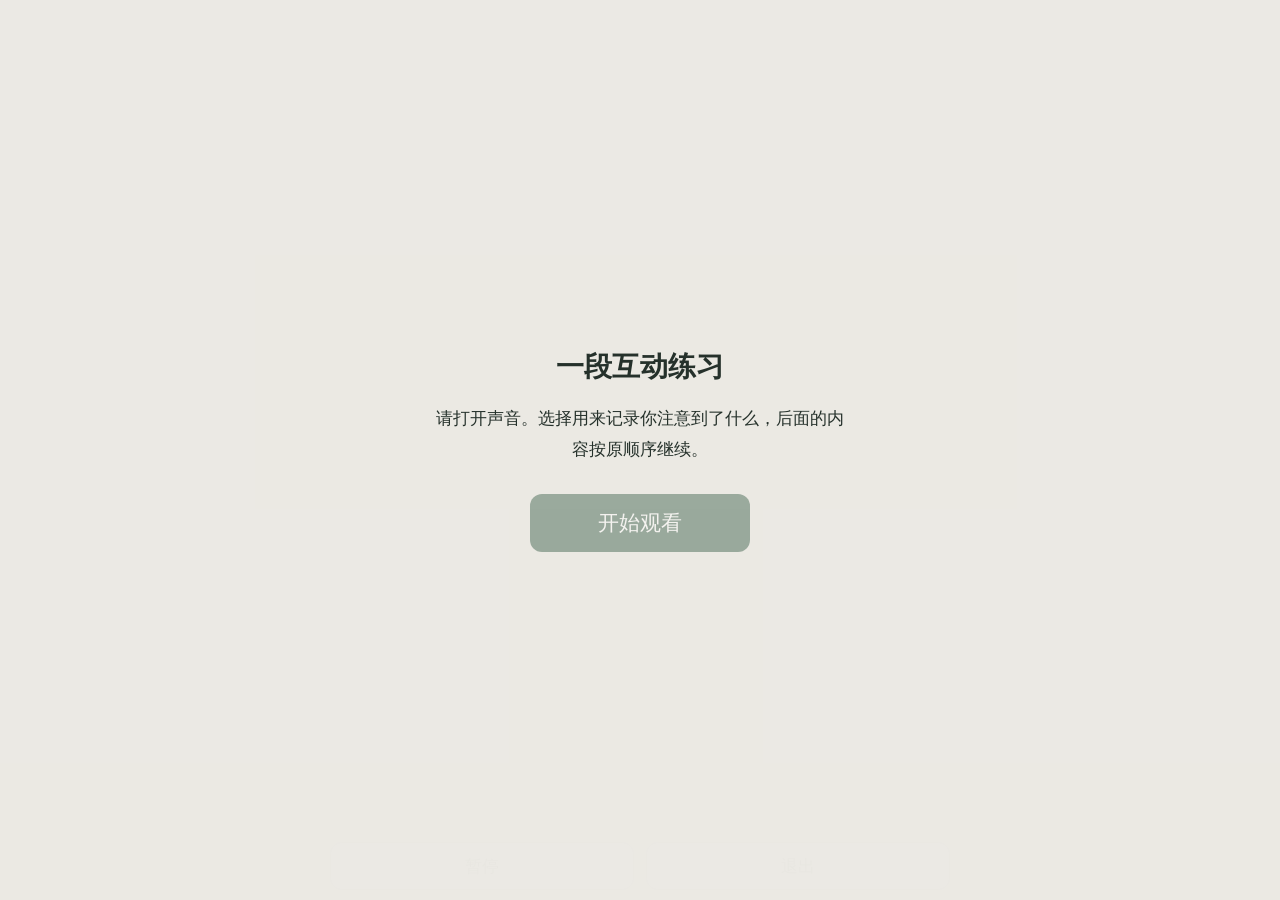
<file: experiment2/player/R.html>
<!doctype html><html lang="zh-CN"><meta charset="utf-8"><meta name="viewport" content="width=device-width,initial-scale=1,viewport-fit=cover"><title>实验练习 · 三层选择互动候选 · 生命最后一天 · S组平移版</title><style>*{box-sizing:border-box}html,body{margin:0;width:100%;height:100%;background:#d6d4cf;color:#25312b;font-family:-apple-system,BlinkMacSystemFont,"PingFang SC",sans-serif}body{overflow:hidden}main{position:relative;width:100%;height:100vh;height:var(--app-height,100vh);min-height:400px}.stage{position:absolute;inset:0 0 72px;display:grid;place-items:center;background:#d6d4cf}.stage video,.stage canvas{position:absolute;width:100%;height:100%;object-fit:contain}#caption{position:absolute;left:50%;bottom:88px;transform:translateX(-50%);width:min(94%,620px);margin:0;padding:14px 18px;font-size:clamp(17px,2.5vw,23px);line-height:1.65;background:rgba(248,247,243,.93);border-radius:12px;z-index:3}#overlay{position:absolute;top:18px;left:50%;transform:translateX(-50%);z-index:2;background:#f6f3ecdd;padding:4px 12px;border-radius:8px}#overlay:empty{display:none}.actions{position:absolute;bottom:max(10px,env(safe-area-inset-bottom));left:50%;transform:translateX(-50%);display:flex;gap:12px;width:min(94%,620px);height:48px;z-index:6}button{font:inherit;font-size:17px;min-height:44px;padding:10px 20px;border:1px solid #879589;border-radius:12px;color:#253d2f;background:#f7f6f2;cursor:pointer}.actions button{flex:1}button:disabled{opacity:.45}#choicePanel{position:absolute;bottom:76px;left:50%;transform:translateX(-50%);width:min(94%,620px);padding:16px;background:#f8f7f2fa;border:1px solid #d2d7cf;border-radius:16px;z-index:5;box-shadow:0 -4px 24px #0001}#choiceTitle{font-size:16px;margin:0 0 10px;font-weight:400}#choices{display:grid;gap:7px}#choices button{text-align:left;width:100%;background:#e8eee5}body:has(#choicePanel:not([hidden])) #caption{visibility:hidden}#intro{position:absolute;inset:0;z-index:10;background:#eceae5f7;display:flex;flex-direction:column;align-items:center;justify-content:center;padding:28px;text-align:center}#intro h1{font-size:28px;font-weight:600;margin:0 0 18px}#intro p{max-width:420px;font-size:17px;line-height:1.8;margin:0 0 28px}#start{background:#385d48;color:white;border:0;min-width:220px;padding:15px;font-size:21px}#status{position:absolute;top:8px;left:50%;transform:translateX(-50%);z-index:8;background:#f5f3eced;border-radius:8px;font-size:14px;max-width:90%;padding:4px 10px}#status:empty{display:none}#end{margin-top:20px}#position{display:none}[hidden]{display:none!important}@media(max-height:600px){#choicePanel{padding:10px;bottom:62px}#choices{gap:4px}#choices button{padding:6px 12px}.actions{height:44px;bottom:6px}#caption{bottom:66px;font-size:16px;padding:9px 12px}.stage{bottom:58px}}
/* Participant-facing overlay refinement: no opaque subtitle card or boxed answers. */
#caption{background:transparent;border-radius:0;color:#fff;text-shadow:0 1px 3px #000c;padding:10px 14px;font-weight:400;line-height:1.65}
#choicePanel{border:0;border-radius:0;box-shadow:none;background:linear-gradient(to bottom,rgba(25,31,27,0),rgba(25,31,27,.62) 22%,rgba(25,31,27,.68));width:min(100%,720px);padding:34px 22px 14px;color:#fff}
#choiceTitle{color:#fff;text-shadow:0 1px 3px #000;outline:none;font-size:17px;line-height:1.5}
#choices{gap:0}#choices button{display:flex;align-items:center;gap:12px;background:transparent;color:#fff;border:0;border-bottom:1px solid #ffffff35;border-radius:0;text-shadow:0 1px 3px #000;padding:10px 8px;min-height:48px}
#choices button::before{content:"";display:block;width:16px;height:16px;flex:0 0 16px;border:1.5px solid #ffffffe6;border-radius:50%}
#choices button:hover,#choices button:focus-visible{background:#ffffff18}#choices button:active{background:#ffffff30}
@media(max-height:600px){#choicePanel{padding:20px 16px 8px}#choices button{min-height:44px;padding:7px 8px}#choiceTitle{font-size:15px;margin-bottom:4px}}

/* v0.4.4 layout only: variables measured from the displayed video rectangle */
#caption,#choicePanel{
 left:var(--frame-center-x,50%);transform:translateX(-50%);
 width:var(--frame-safe-width,88%);max-width:none;box-sizing:border-box;
 margin-left:0;margin-right:0;
}
#caption{padding-left:0;padding-right:0;overflow-wrap:anywhere}
#choicePanel{padding-left:0;padding-right:0}
#choices{min-width:0}
#choices button{min-width:0;width:100%;min-height:48px;padding-left:4px;padding-right:4px;white-space:normal;overflow-wrap:anywhere}
@media(max-height:600px){#choices button{min-height:44px}}

#demoTools{position:absolute;top:6px;left:6px;z-index:30;max-width:94%;background:#fff;padding:5px;font-size:12px}#demoTools button{font-size:12px;min-height:36px;padding:4px 8px}

#overlay{font-size:clamp(24px,6vw,32px);font-weight:700;line-height:1.35;max-width:90%;text-align:center;top:max(18px,env(safe-area-inset-top));padding:7px 14px;}
</style><main>
<div class="stage"><video id="video" muted playsinline preload="auto"></video><canvas id="cover" width="576" height="768" hidden></canvas></div>
<span id="position">C01</span><div id="overlay"></div><p id="caption"></p>
<section id="choicePanel" hidden><h2 id="choiceTitle" tabindex="-1">请选择最接近你此刻想法的一项</h2><div id="choices"></div></section>
<div class="actions"><button id="pause">暂停</button><button id="exit">退出</button></div><p id="status" role="status"></p>
<section id="intro"><h1>一段互动练习</h1><p>请打开声音。本片有三次选择，点选后继续观看。<br>选择用来记录你注意到了什么，后面的内容按原顺序继续。</p><p id="variant"></p><button id="start">开始观看</button><p id="end" hidden>本次观看已结束。</p></section>
<details id="settings" hidden><select id="policy"><option value="foreground_active" selected>前台计时</option><option value="wall_clock">后台计时</option></select><div id="inputs"></div><button id="export">导出记录</button></details></main><audio id="audio" preload="auto"></audio><script id="config" type="application/json">{"version": "浇水收尾与播放修复v0.16", "audioVersion": "实录声学初校；S01—S04保留验收音轨", "textVersion": "v0.9C及批准共同段补丁", "pauseHandling": "音轨已含4秒，不重复增加", "timeoutSeconds": 20, "backgroundWaitPolicy": "foreground_active", "segments": [{"id": "R1", "audio": "media/R_audio1.m4a", "video": "media/R_video1.mp4", "duration": 18.14185941043084, "station": true, "stationAt": null, "captions": [{"id": "R01", "start": 0, "end": 12.106553287981859, "text": "这是你死亡的那一年。现在，从这里往回走：一年，又一年，一直走回今天。", "freeze": null, "overlay": "", "video": null, "mediaIn": 0}, {"id": "R02", "start": 12.106553287981859, "end": 18.14185941043084, "text": "再往回一些。在这一年停一下。想到那时的你，最先浮现的可能是——", "freeze": "media/R02_freeze.png", "overlay": "", "video": null, "mediaIn": 0}], "timingStatus": "实录声学边界初校；逐字听审待完成", "visualStatus": "共同房间末帧0.85秒渐入已批准隧道，再到夜间车流；屏序时长不变", "environmentRoom": false}, {"id": "R2", "audio": "media/R_audio2.m4a", "video": "media/R_video2.mp4", "duration": 36.40009070294784, "station": true, "stationAt": null, "captions": [{"id": "R03", "start": 0, "end": 10.678866213151927, "text": "再往回。那时，你身边常有谁？也许是一个人，也许谁都没有。", "freeze": null, "overlay": "", "video": null, "mediaIn": 0}, {"id": "R04", "start": 10.678866213151927, "end": 19.931156462585037, "text": "再往回。那一年，你手上可能常做着一件事。是什么事？", "freeze": null, "overlay": "", "video": null, "mediaIn": 0}, {"id": "R05", "start": 19.931156462585037, "end": 28.876122448979594, "text": "再往回一些。那时的日子里，可能有一个常常响起的声音。", "freeze": null, "overlay": "", "video": null, "mediaIn": 0}, {"id": "R06", "start": 28.876122448979594, "end": 36.40009070294785, "text": "再往回。在这一年停一下。想到那时的你，最先浮现的可能是——", "freeze": "media/R06_freeze.png", "overlay": "", "video": null, "mediaIn": 0}], "timingStatus": "实录声学边界初校；逐字听审待完成", "visualStatus": "v0.15：R03共同包饺子、R09宠物陪伴；其余沿用v0.14", "environmentRoom": false}, {"id": "R3", "audio": "media/R_audio3.m4a", "video": "media/R_video3.mp4", "duration": 37.36469387755102, "station": true, "stationAt": null, "captions": [{"id": "R07", "start": 0, "end": 10.475827664399093, "text": "再往回。看看那时的自己：可能穿着什么，手是什么样，在做什么。", "freeze": null, "overlay": "", "video": null, "mediaIn": 0}, {"id": "R08", "start": 10.475827664399093, "end": 20.037233560090705, "text": "再往回一些。那一年，可能有一条你常走的路。它通向哪里？", "freeze": null, "overlay": "", "video": null, "mediaIn": 0}, {"id": "R09", "start": 20.037233560090705, "end": 30.401428571428575, "text": "再往回。那一年，可能有一些安静的日子。挑其中一天，看一看。", "freeze": null, "overlay": "", "video": null, "mediaIn": 0}, {"id": "R10", "start": 30.401428571428575, "end": 37.364693877551026, "text": "这是离现在最近的一站。停一下。想到那时的你，最先浮现的可能是——", "freeze": "media/R10_freeze.png", "overlay": "", "video": null, "mediaIn": 0}], "timingStatus": "实录声学边界初校；逐字听审待完成", "visualStatus": "v0.15：R03共同包饺子、R09宠物陪伴；其余沿用v0.14", "environmentRoom": false}, {"id": "R4", "audio": "media/R_audio4.m4a", "video": "media/R_video4.mp4", "duration": 41.909614512471656, "station": false, "stationAt": null, "captions": [{"id": "R11", "start": 0, "end": 12.010566893424036, "text": "到了。你回到了今天。用那一天的眼光，回头看看今天的日子，这些天是怎么过的。", "freeze": null, "overlay": "", "video": null, "mediaIn": 0}, {"id": "R12", "start": 12.010566893424036, "end": 22.78702947845805, "text": "还是用死亡那一天的眼光，看看今天身边的人，和你正在做的事。哪些近，哪些远。", "freeze": null, "overlay": "", "video": null, "mediaIn": 0}, {"id": "T01", "start": 22.78702947845805, "end": 31.246757369614514, "text": "这段想象到这里结束。现在，看看屏幕外。", "freeze": null, "overlay": "", "video": null, "mediaIn": 0}, {"id": "T02", "start": 31.246757369614514, "end": 41.909614512471656, "text": "看看你此刻所在的地方：手边的东西，周围的光。今天，你在这里。", "freeze": null, "overlay": "", "video": null, "mediaIn": 0}], "timingStatus": "实录声学边界初校；逐字听审待完成", "visualStatus": "R12重逢后转浇水；T01延续浇水末帧，退出语结束后淡入中性底色", "environmentRoom": false}], "options": ["工作或学习", "人与关系", "身体和日常", "常做的事", "没有清楚画面"], "scope": "C01—C05、R01—R12、T01—T02", "backgroundPolicyNote": "仅审片暂用前台计时，正式策略待确认", "group": "R", "interactionVersion": "three-layer-candidate-v1", "analysisUse": "stations2and3_descriptive_only", "threeLayerPrompts": {"sensoryTemplate": "关于「{领域}」，此刻你注意到的是——", "reselect": "现在呢？", "clarity": "此刻，画面有多清楚？"}}</script><script>function setViewportHeight(){document.documentElement.style.setProperty('--app-height',(window.visualViewport?window.visualViewport.height:window.innerHeight)+'px')}setViewportHeight();window.addEventListener('resize',setViewportHeight);if(window.visualViewport)window.visualViewport.addEventListener('resize',setViewportHeight);const config=JSON.parse(document.getElementById('config').textContent);
const $=id=>document.getElementById(id);
const audio=$('audio'),video=$('video'),cover=$('cover'),ctx=cover.getContext('2d');
const soundEnabled=new URLSearchParams(location.search).get('sound')!=='off';
const room=new Audio('media/room_loop.wav'),fx=new Audio();room.loop=true;room.preload='auto';fx.preload='auto';let roomFailed=false,fxFailed=false,roomStarting=false;
$('variant').textContent=soundEnabled?'共同开头及卧室采用关窗低底声':'无环境声对照';
const environmentHistory=[];
const notice=document.createElement('div');notice.style.cssText='position:absolute;top:36px;left:10px;z-index:20;background:#fff;color:#333;padding:4px';notice.hidden=true;document.querySelector('main').append(notice);
function ambientFail(kind,e){
 const transient=kind==='room'&&['AbortError','NotAllowedError'].includes(e?.name);
 if(e?.name==='AbortError'){record('environment_interrupted',{kind,reason:String(e)});return;}
 if(kind==='room')roomFailed=!transient;else fxFailed=true;
 const media=kind==='room'?room:fx;
 const detail={kind,reason:String(e),recoverable:transient,errorCode:media.error?.code||null,errorMessage:media.error?.message||'',networkState:media.networkState,readyState:media.readyState,source:media.currentSrc||media.src,atISO:new Date().toISOString()};
 environmentHistory.push(detail);record('environment_error',detail);
 notice.textContent=transient?'环境声尚未启动，可在暂停后点继续重试。':'环境声未能加载；当前按无该层声音继续。';notice.hidden=false;
}
room.onerror=()=>ambientFail('room',room.error?.message||'load');fx.onerror=()=>ambientFail('fx',fx.error?.message||'load');
function startRoom(){
 if(!soundEnabled||roomFailed||roomStarting||!segment().environmentRoom||!room.paused)return;
 roomStarting=true;
 room.play().then(()=>{notice.hidden=true;}).catch(e=>ambientFail('room',e)).finally(()=>{roomStarting=false;});
}
function ambientSync(){
 if(!soundEnabled||roomFailed)return;
 if(!segment().environmentRoom||['idle','paused','complete','exited'].includes(phase)){room.pause();return;}
 if(['starting','playing','waiting','revealing'].includes(phase))startRoom();
}
const imported=new Map(),fileRecords=new Map();
const freezeCache=new Map();
function prepareFreezeImages(){
 for(const item of segment().captions){
  if(!item.freeze||freezeCache.has(item.freeze))continue;
  const cached={image:new Image(),ready:false};freezeCache.set(item.freeze,cached);
  cached.image.src=item.freeze;
  cached.image.decode().then(()=>{cached.ready=true;}).catch(error=>{cached.failed=String(error);});
 }
}
let retryMedia=false;
let part=0,phase='idle',previousPhase=null,epoch=0,events=[],choiceResolved=false;
let waitMs=0,waitMark=null,wallPaused=false,exposed=false,captionId='',visualScreen=null,loadedVideo='',pendingStation=false;
const segment=()=>config.segments[part];
const src=kind=>imported.get(part+'_'+kind)||segment()[kind];
function record(type,details={}){
 events.push({group:config.group,type,part:segment().id,screen:captionId,audioSeconds:audio.currentTime||0,
 monotonicMs:performance.now(),atISO:new Date().toISOString(),...details});
}
function status(text){$('status').textContent=text;}
function active(){return !['idle','complete','exited'].includes(phase);}
function ui(){
 ambientSync();
 $('pause').disabled=!active();
 $('pause').textContent=phase==='paused'?'继续':'暂停';
 $('start').disabled=active(); $('intro').hidden=active(); $('start').textContent=phase==='complete'?'再看一次':phase==='exited'?'重新开始':'开始观看';
 $('choicePanel').hidden=phase!=='waiting'&&phase!=='revealing'; $('caption').hidden=phase==='waiting'||phase==='revealing'||(phase==='paused'&&['waiting','revealing'].includes(previousPhase));
 $('exit').disabled=!active();
 $('end').hidden=phase!=='complete';
}
function stop(){audio.pause();video.pause();fx.pause();}
function preserve(){
 if(!cover.hidden||video.readyState<2)return;
 try{ctx.drawImage(video,0,0,cover.width,cover.height);cover.hidden=false;}
 catch(error){record('cover_error',{reason:String(error)});}
}
function tickWait(){
 const now=performance.now();
 if(waitMark!==null)waitMs+=Math.max(0,now-waitMark);
 waitMark=now;
}
function pause(reason='manual_pause'){
 if(!active()||phase==='paused')return;
 previousPhase=phase==='revealing'?'revealing':phase==='waiting'?'waiting':'playing';
 if(phase==='waiting')tickWait();
 wallPaused=['background_pause','pagehide_pause'].includes(reason)&&config.backgroundWaitPolicy==='wall_clock';
 epoch++;stop();phase='paused';record(reason);ui();status('已暂停，点继续接着看。');
}
function mediaReady(media,minimum){
 if(media.error)return Promise.reject(new Error('素材无法加载：'+media.error.code));
 if(media.readyState>=minimum&&!media.seeking)return Promise.resolve();
 return new Promise((resolve,reject)=>{
  const timer=setTimeout(()=>finish(new Error('素材加载超时')),60000);
  const check=()=>{if(media.readyState>=minimum&&!media.seeking)finish();};
  const fail=()=>finish(new Error('素材无法加载'));
  function finish(error){
   clearTimeout(timer);for(const e of ['loadeddata','canplay','seeked'])media.removeEventListener(e,check);
   media.removeEventListener('error',fail);error?reject(error):resolve();
  }
  for(const e of ['loadeddata','canplay','seeked'])media.addEventListener(e,check);
  media.addEventListener('error',fail);check();
 });
}
function painted(){return new Promise(resolve=>requestAnimationFrame(()=>requestAnimationFrame(resolve)));}
async function resumeMedia(){
 const token=++epoch;phase='preparing';ui();status('正在加载画面和声音，请稍候……');
 const audioPosition=audio.currentTime,videoStartPosition=videoPosition(currentScreen());
 audio.pause();
 try{
  if(retryMedia){
   retryMedia=false;
   // Do not restart healthy downloads or ready media after a slow connection.
   if(video.error||video.networkState===3||video.networkState===0)video.load();
   if(audio.error||audio.networkState===3||audio.networkState===0)audio.load();
   await Promise.all([mediaReady(audio,2),mediaReady(video,2)]);
   if(token!==epoch)return;
   if(audioPosition>0)audio.currentTime=audioPosition;
   video.currentTime=videoStartPosition;
   record('media_reload_retry',{audioPosition,videoPosition:videoStartPosition});
  }
  await Promise.all([mediaReady(audio,3),mediaReady(video,3)]);
  if(token!==epoch)return;
  if(Math.abs(video.currentTime-videoStartPosition)>.04){
   video.currentTime=videoStartPosition;
   await mediaReady(video,3);
  }
  if(token!==epoch)return;
  if(document.hidden){pause('background_pause');return;}
  record('media_ready',{audioReadyState:audio.readyState,videoReadyState:video.readyState,videoSeconds:video.currentTime});
  phase='starting';ui();
  record('av_start_requested',{videoSeconds:video.currentTime});
  // Safari can leave video.play pending for seconds. Never let narration run ahead.
  await video.play();
  if(token!==epoch)return;
  if(document.hidden){pause('background_pause');return;}
  record('video_started',{videoSeconds:video.currentTime});
  await audio.play();
  if(token!==epoch)return;
  if(document.hidden){pause('background_pause');return;}
  if(Math.abs(video.currentTime-videoPosition(currentScreen()))>.15){
   audio.pause();video.pause();
   video.currentTime=videoPosition(currentScreen());
   await mediaReady(video,3);
   if(token!==epoch)return;
   await video.play();
   if(token!==epoch)return;
   await audio.play();
   if(token!==epoch)return;
  }
  cover.hidden=true;record('freeze_cover_removed',{videoSeconds:video.currentTime,intentionalCut:part>0});
  phase='playing';prepareFreezeImages();record('av_started',{videoSeconds:video.currentTime,skewSeconds:video.currentTime-videoPosition(currentScreen())});status('');ui();
 }catch(error){
  if(token!==epoch)return;
  retryMedia=error.name!=='NotAllowedError';
  stop();phase='paused';previousPhase='playing';
  if(audio.readyState>=1)audio.currentTime=audioPosition;
  if(video.readyState>=1)video.currentTime=videoStartPosition;
  record('playback_blocked',{reason:String(error)});ui();status('素材尚未就绪，请点继续重试。');
 }
}
function currentScreen(){
 const list=segment().captions;let item=list[0];for(const c of list)if(audio.currentTime>=c.start)item=c;return item;
}
function visualSource(item){return item.video||src('video');}
function videoPosition(item){return item.video?(item.mediaIn||0)+Math.max(0,audio.currentTime-item.start):audio.currentTime;}
async function switchVisual(item){
 const token=++epoch;preserve();stop();visualScreen=item.id;video.src=visualSource(item);loadedVideo=video.src;video.load();
 await mediaReady(video,2);if(token!==epoch)return;video.currentTime=videoPosition(item);await resumeMedia();
}
function updateCaption(){
 const list=segment().captions;
 let current=list[0];for(const c of list)if(audio.currentTime>=c.start)current=c;
 if(captionId!==current.id){captionId=current.id;visualScreen=current.id;$('overlay').textContent=current.overlay||'';$('caption').textContent=current.text;$('position').textContent=current.id;record('caption_shown',{boundaryStatus:segment().timingStatus});}
}
async function enter(){
 stop();retryMedia=false;phase='preparing';epoch++;captionId='';pendingStation=false;
 const first=segment().captions[0];
 const nextVideo=new URL(visualSource(first),location.href).href,nextAudio=new URL(src('audio'),location.href).href;
 if(video.src!==nextVideo){video.src=nextVideo;video.load();}
 if(audio.src!==nextAudio){audio.src=nextAudio;audio.load();}
 loadedVideo=video.src;
 
 record('segment_enter',{sourceVideo:segment().video,visualStatus:segment().visualStatus});
 updateCaption();await resumeMedia();
}
function nextSegment(){
 if(part+1>=config.segments.length){finish();return;}
 preserve();part++;enter();
}
function finish(){
 stop();phase='complete';record('sample_complete',{embeddedAudioSeconds:config.segments.reduce((a,s)=>a+s.duration,0)});
 status('本轮已结束。');ui();
}
let responses=[],currentQuestion=null,pendingRecovery=null;
const sensoryOptions=['看到的样子','听到的声音','手上的感觉','离你多远','说不上'];
const clarityOptions=['很清楚','有点模糊','在变化','看不清'];
function stationNumber(){
 return config.segments.slice(0,part+1).filter(s=>s.station).length;
}
function prepareQuestion(){
 const number=stationNumber();
 if(currentQuestion&&currentQuestion.stationNumber===number&&!choiceResolved)return;
 const first=responses.find(r=>r.stationNumber===1);
 let branch=null,type='domain',prompt=config.group==='R'?'想到那时的你，最先浮现的可能是——':'此刻，你最先注意到的可能是——';
 let texts=config.options.slice(),domain=null;
 if(number===2){
  if(first&&first.answerStatus==='answered'&&first.choiceValue!=='没有清楚画面'){
   domain=first.choiceValue;branch='感官追问';type='sensory';
   prompt=config.threeLayerPrompts.sensoryTemplate.replace('{领域}',domain);texts=sensoryOptions.slice();
  }else{
   branch=first&&first.answerStatus==='answered'?'无清楚画面后重选领域':'超时后重选领域';
   type='domain_reselect';prompt=config.threeLayerPrompts.reselect;
  }
 }else if(number===3){type='clarity';prompt=config.threeLayerPrompts.clarity;texts=clarityOptions.slice();}
 currentQuestion={group:config.group,stationNumber:number,station:['P02','P06','P10'][number-1],prompt,
  options:texts.map((text,i)=>({id:type.toUpperCase()+'_'+(i+1),text})),questionType:type,branchType:branch,
  initialDomain:domain,shownAtISO:null,shownAtMonotonicMs:null,analysisUse:number===1?'per_protocol':'descriptive_only'};
 $('choiceTitle').textContent=prompt;
 $('choices').replaceChildren();
 currentQuestion.options.forEach((option,i)=>{
  const b=document.createElement('button');b.textContent=option.text;b.onclick=()=>resolve(i);$('choices').append(b);
 });
}
function markQuestionShown(){
 currentQuestion.shownAtISO=new Date().toISOString();
 currentQuestion.shownAtMonotonicMs=performance.now();
}
function saveResponse(choice){
 const q=currentQuestion,option=choice===null?null:q.options[choice];
 const first=responses.find(r=>r.stationNumber===1);
 const response={...q,options:q.options.map(o=>({...o})),answeredAtISO:new Date().toISOString(),
 answeredAtMonotonicMs:performance.now(),choiceId:option?.id||null,choiceValue:option?.text||null,
 answerStatus:choice===null?'timeout_unselected':'answered',reactionTimeMs:Math.round(waitMs),
 wallReactionTimeMs:Math.round(performance.now()-q.shownAtMonotonicMs),
 firstStationOriginalAnswer:first?{choiceValue:first.choiceValue,answerStatus:first.answerStatus}:null,
 supplementaryDomain:q.questionType==='domain_reselect'?option?.text||null:null,
 sensoryValue:q.questionType==='sensory'?option?.text||null:null,
 clarityValue:q.questionType==='clarity'?option?.text||null:null,
 audioResumedAtISO:null,audioResumedAtMonotonicMs:null,
 timeoutPolicy:config.backgroundWaitPolicy,timeoutPolicyApproved:!!config.timeoutPolicyApproved};
 responses.push(response);pendingRecovery=response;
 record(choice===null?'choice_timeout':'choice_clicked',{response});
}
function recordAudioRecovery(){
 if(!pendingRecovery)return;
 pendingRecovery.audioResumedAtISO=new Date().toISOString();
 pendingRecovery.audioResumedAtMonotonicMs=performance.now();
 record('station_audio_resumed',{station:pendingRecovery.station,stationNumber:pendingRecovery.stationNumber,
  resumedAtISO:pendingRecovery.audioResumedAtISO,resumedAtMonotonicMs:pendingRecovery.audioResumedAtMonotonicMs});
 pendingRecovery=null;
}
function recordAbandonedResponse(){
 if(!currentQuestion.shownAtISO)return;
 responses.push({...currentQuestion,answerStatus:'abandoned',choiceId:null,choiceValue:null,
 reactionTimeMs:Math.round(waitMs),answeredAtISO:null,answeredAtMonotonicMs:null,
 sensoryValue:null,supplementaryDomain:null,clarityValue:null,audioResumedAtISO:null,audioResumedAtMonotonicMs:null});
}

async function revealChoices(){
 prepareQuestion();phase='revealing';ui();exposed=false;
 $('choices').querySelectorAll('button').forEach(b=>b.disabled=true);
 const token=epoch;
 await painted();
 if(token!==epoch||phase!=='revealing')return;
 phase='waiting';exposed=true;waitMs=0;waitMark=performance.now();choiceResolved=false;
 $('choices').querySelectorAll('button').forEach(b=>b.disabled=false);
 markQuestionShown();record('options_shown',{presentation:'after_two_animation_frames',question:currentQuestion});
 $('choiceTitle').focus({preventScroll:true});ui();
}
async function freezeAtStation(){
 if(pendingStation)return;pendingStation=true;phase='revealing';
 const token=epoch;preserve();stop();
 const item=currentScreen();
 if(item.freeze){
  const cached=freezeCache.get(item.freeze);
  if(cached?.ready){ctx.drawImage(cached.image,0,0,cover.width,cover.height);cover.hidden=false;}
  else record('freeze_frame_fallback',{reason:cached?.failed||'image_not_ready',source:'current_video_frame'});
 }
 if(token===epoch)revealChoices();
}
function ended(){
 if(!['playing','starting'].includes(phase))return;
 // The director's file contains the approved inter-screen pauses and a short end guard.
 stop();record('audio_segment_ended');
 if(segment().station){freezeAtStation();}
 else nextSegment();
}
function resolve(choice){
 if(phase!=='waiting'||!exposed||choiceResolved)return;
 choiceResolved=true;tickWait();saveResponse(choice);
 phase='preparing';ui();preserve();nextSegment();
}
$('pause').onclick=()=>{
 if(phase!=='paused'){pause();return;}
 record('resume_requested');
 startRoom();
 if(document.hidden)return;
 if(previousPhase==='revealing'){revealChoices();return;}
 if(previousPhase==='waiting'){
  if(!wallPaused)waitMark=performance.now();
  tickWait();phase='waiting';ui();
  if(waitMs>=config.timeoutSeconds*1000)resolve(null);
  else status('');
 }else resumeMedia();
};
$('exit').onclick=()=>{
 if(!active())return;
 if(phase==='waiting')tickWait();
 if(currentQuestion&&!responses.some(r=>r.station===currentQuestion.station)){recordAbandonedResponse();}
 record('exit',{waitMs:Math.round(waitMs)});epoch++;stop();phase='exited';ui();status('已退出本次试播。');
};
$('start').onclick=async()=>{
 if(active())return;
 if(config.backgroundWaitPolicy==='unconfirmed'){
  $('settings').open=true;status('请先选择本轮测试的后台等待策略，两种方案均待研究者审定。');return;
 }
 room.pause();room.currentTime=0;fxFailed=false;epoch++;events=[];responses=[];currentQuestion=null;pendingRecovery=null;part=0;waitMs=0;waitMark=null;choiceResolved=false;cover.hidden=true;
 record('environment_history',{errors:environmentHistory.slice(),roomFailed});
 record('sample_start',{version:config.version,audioVersion:config.audioVersion,pauseHandling:config.pauseHandling,
  environmentEnabled:soundEnabled,environmentVersion:config.environmentVersion,timeoutPolicy:config.backgroundWaitPolicy,timeoutPolicyApproved:!!config.timeoutPolicyApproved,importedMedia:Array.from(fileRecords.entries())});
 $('settings').open=false;startRoom();await enter();
};
$('policy').onchange=()=>{
 if(active()){$('policy').value=config.backgroundWaitPolicy;status('请退出后再改测试策略。');return;}
 config.backgroundWaitPolicy=$('policy').value;
};
$('export').onclick=()=>{
 const url=URL.createObjectURL(new Blob([JSON.stringify({version:config.version,interactionVersion:config.interactionVersion,analysisUse:config.analysisUse,config,responses,events},null,2)],{type:'application/json'}));
 const a=document.createElement('a');a.href=url;a.download='S组_v0.4.1_'+Date.now()+'.json';a.click();setTimeout(()=>URL.revokeObjectURL(url),3000);
};
function segmentLabel(s){return s.captions.map(c=>c.id).join('—');}
for(let i=0;i<config.segments.length;i++){
 const row=document.createElement('fieldset');const legend=document.createElement('legend');legend.textContent=segmentLabel(config.segments[i]);row.append(legend);
 for(const kind of ['video','audio']){
  const label=document.createElement('label');label.textContent=kind==='video'?'替换本段画面轨':'替换本段导演音轨（含屏间停顿）';
  const input=document.createElement('input');input.type='file';input.accept=kind==='video'?'video/*':'audio/*';
  input.onchange=()=>{
   if(active()){input.value='';status('请先退出本轮。');return;}
   const file=input.files[0];if(!file)return;
   const key=i+'_'+kind;if(imported.has(key))URL.revokeObjectURL(imported.get(key));
   imported.set(key,URL.createObjectURL(file));fileRecords.set(key,{name:file.name,size:file.size,lastModified:file.lastModified});
   status(kind==='audio'?'已替换音轨，请同步核对配置中的字幕屏界。':'已替换本段画面轨，下一轮将使用新画面。');
  };
  label.append(input);row.append(label);
 }
 $('inputs').append(row);
}
audio.addEventListener('playing',()=>{
 if(['starting','playing'].includes(phase)){
  recordAudioRecovery();record('audio_playing',{videoSeconds:video.currentTime});
 }
});
audio.addEventListener('ended',ended);
for(const media of [audio,video]){
 media.addEventListener('waiting',()=>{if(phase==='playing'&&!media.seeking)pause('buffer_pause');});
 media.addEventListener('error',()=>{retryMedia=true;if(active())pause('media_error');status('素材无法读取，请检查文件。');});
}
video.addEventListener('ended',()=>{
 if(phase!=='playing'||audio.ended)return;
 const item=currentScreen();
 const requiredDuration=item.video?(item.mediaIn||0)+(item.end-item.start):audio.duration;
 const remaining=(item.video?item.end:audio.duration)-audio.currentTime;
 const assetShortfall=requiredDuration-video.duration;
 // A video clock may reach its end slightly ahead of the audio clock.
 // Verify the asset length before treating that ordinary drift as missing footage.
 if(Number.isFinite(assetShortfall)&&assetShortfall>.12){
  record('video_asset_short',{requiredDuration,actualDuration:video.duration,assetShortfall,remaining});
  pause('video_too_short');status('画面素材不完整，请打开本轮完整审片包。');
 }else{
  record('video_tail_hold',{requiredDuration,actualDuration:video.duration,assetShortfall,remaining});
  // Keep the decoded final frame; audio ended remains the sole transition trigger.
 }
});
document.addEventListener('visibilitychange',()=>{if(document.hidden)pause('background_pause');});
window.addEventListener('pagehide',()=>pause('pagehide_pause'));
function frame(){
 if(!document.hidden){
  if(phase==='playing'){
   const item=currentScreen();
   if(item.id!==visualScreen&&video.src!==new URL(visualSource(item),location.href).href){
    phase='preparing';switchVisual(item).then(updateCaption).catch(error=>{pause('media_error');status(String(error));});
   }else{
    updateCaption();
    
    const target=videoPosition(item);
    if(!video.seeking&&!video.ended&&Math.abs(video.currentTime-target)>.2)video.currentTime=target;
    if(segment().station&&Number.isFinite(segment().stationAt)&&audio.currentTime>=segment().stationAt){
     audio.currentTime=segment().stationAt;phase='starting';freezeAtStation();
    }
   }
  }else if(phase==='waiting'){tickWait();if(waitMs>=config.timeoutSeconds*1000)resolve(null);}
 }
 requestAnimationFrame(frame);
}
requestAnimationFrame(frame);
function placeCaption(){const stage=document.querySelector('.stage').getBoundingClientRect();const main=document.querySelector('main').getBoundingClientRect();const pictureHeight=Math.min(stage.height,stage.width*4/3);document.querySelector('#caption').style.bottom=(main.height-(stage.top-main.top)-(stage.height+pictureHeight)/2+16)+'px'}window.addEventListener('resize',()=>requestAnimationFrame(placeCaption));if(window.visualViewport)window.visualViewport.addEventListener('resize',()=>requestAnimationFrame(placeCaption));placeCaption();
ui();

const demonstration=new URLSearchParams(location.search).get('demo');
if(['concrete','unclear','timeout'].includes(demonstration)){
 const tools=document.createElement('div');tools.id='demoTools';
 const note=document.createElement('span');
 note.textContent={concrete:'演示：第一站选具体领域，再选感官及清楚程度。',unclear:'演示：第一站选没有清楚画面，第二站重选领域。',timeout:'演示：第一站实际等20秒不选，第二站重选领域。'}[demonstration];
 const jump=document.createElement('button');jump.textContent='审片跳到下一选择点';
 jump.onclick=async()=>{
  if(!['playing','waiting'].includes(phase))return;
  const target=config.segments.findIndex((s,i)=>s.station&&(i>part||(i===part&&phase==='playing')));
  if(target<0)return;
  if(phase==='waiting'){status('请先完成当前选择。');return;}
  record('review_jump',{targetSegment:target});
  if(target!==part){preserve();part=target;await enter();}
  if(phase!=='playing')return;
  const end=segment().stationAt??segment().duration;
  audio.currentTime=Math.max(0,end-.12);video.currentTime=audio.currentTime;
 };
 tools.append(note,document.createElement('br'),jump);document.querySelector('main').append(tools);
}
</script></html>
<script>
(()=>{
 const root=document.querySelector('main'),stage=document.querySelector('.stage'),media=document.getElementById('video');
 function alignVideoOverlays(){
  const rect=media.getBoundingClientRect(),parent=root.getBoundingClientRect();
  const ratio=(media.videoWidth&&media.videoHeight)?media.videoWidth/media.videoHeight:3/4;
  let width=rect.width,height=width/ratio;
  if(height>rect.height){height=rect.height;width=height*ratio;}
  const left=rect.left+(rect.width-width)/2;
  root.style.setProperty('--frame-center-x',(left-parent.left+width*.51)+'px');
  root.style.setProperty('--frame-safe-width',(width*.88)+'px');
 }
 media.addEventListener('loadedmetadata',alignVideoOverlays);
 window.addEventListener('resize',alignVideoOverlays);
 window.addEventListener('orientationchange',()=>requestAnimationFrame(alignVideoOverlays));
 if(window.visualViewport)window.visualViewport.addEventListener('resize',alignVideoOverlays);
 if(window.ResizeObserver){const observer=new ResizeObserver(alignVideoOverlays);observer.observe(stage);observer.observe(root);}
 alignVideoOverlays();
})();
</script>
<script src="bridge.js?v=20261109-shared1"></script>
</file>
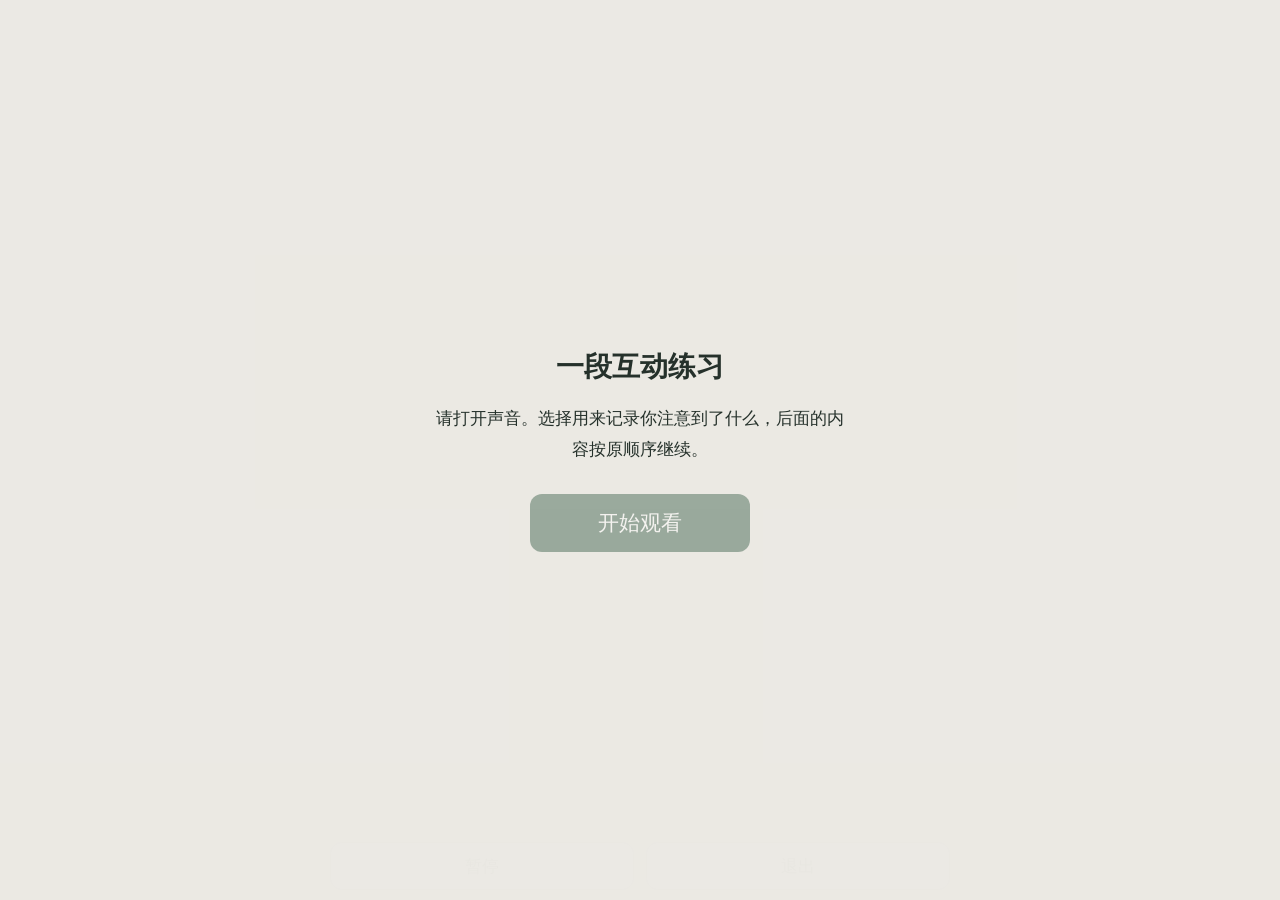
<file: experiment2/player/S.html>
<!doctype html><html lang="zh-CN"><meta charset="utf-8"><meta name="viewport" content="width=device-width,initial-scale=1,viewport-fit=cover"><title>实验练习 · 三层选择互动候选 · 生命最后一天 · S组平移版</title><style>*{box-sizing:border-box}html,body{margin:0;width:100%;height:100%;background:#d6d4cf;color:#25312b;font-family:-apple-system,BlinkMacSystemFont,"PingFang SC",sans-serif}body{overflow:hidden}main{position:relative;width:100%;height:100vh;height:var(--app-height,100vh);min-height:400px}.stage{position:absolute;inset:0 0 72px;display:grid;place-items:center;background:#d6d4cf}.stage video,.stage canvas{position:absolute;width:100%;height:100%;object-fit:contain}#caption{position:absolute;left:50%;bottom:88px;transform:translateX(-50%);width:min(94%,620px);margin:0;padding:14px 18px;font-size:clamp(17px,2.5vw,23px);line-height:1.65;background:rgba(248,247,243,.93);border-radius:12px;z-index:3}#overlay{position:absolute;top:18px;left:50%;transform:translateX(-50%);z-index:2;background:#f6f3ecdd;padding:4px 12px;border-radius:8px}#overlay:empty{display:none}.actions{position:absolute;bottom:max(10px,env(safe-area-inset-bottom));left:50%;transform:translateX(-50%);display:flex;gap:12px;width:min(94%,620px);height:48px;z-index:6}button{font:inherit;font-size:17px;min-height:44px;padding:10px 20px;border:1px solid #879589;border-radius:12px;color:#253d2f;background:#f7f6f2;cursor:pointer}.actions button{flex:1}button:disabled{opacity:.45}#choicePanel{position:absolute;bottom:76px;left:50%;transform:translateX(-50%);width:min(94%,620px);padding:16px;background:#f8f7f2fa;border:1px solid #d2d7cf;border-radius:16px;z-index:5;box-shadow:0 -4px 24px #0001}#choiceTitle{font-size:16px;margin:0 0 10px;font-weight:400}#choices{display:grid;gap:7px}#choices button{text-align:left;width:100%;background:#e8eee5}body:has(#choicePanel:not([hidden])) #caption{visibility:hidden}#intro{position:absolute;inset:0;z-index:10;background:#eceae5f7;display:flex;flex-direction:column;align-items:center;justify-content:center;padding:28px;text-align:center}#intro h1{font-size:28px;font-weight:600;margin:0 0 18px}#intro p{max-width:420px;font-size:17px;line-height:1.8;margin:0 0 28px}#start{background:#385d48;color:white;border:0;min-width:220px;padding:15px;font-size:21px}#status{position:absolute;top:8px;left:50%;transform:translateX(-50%);z-index:8;background:#f5f3eced;border-radius:8px;font-size:14px;max-width:90%;padding:4px 10px}#status:empty{display:none}#end{margin-top:20px}#position{display:none}[hidden]{display:none!important}@media(max-height:600px){#choicePanel{padding:10px;bottom:62px}#choices{gap:4px}#choices button{padding:6px 12px}.actions{height:44px;bottom:6px}#caption{bottom:66px;font-size:16px;padding:9px 12px}.stage{bottom:58px}}
/* Participant-facing overlay refinement: no opaque subtitle card or boxed answers. */
#caption{background:transparent;border-radius:0;color:#fff;text-shadow:0 1px 3px #000c;padding:10px 14px;font-weight:400;line-height:1.65}
#choicePanel{border:0;border-radius:0;box-shadow:none;background:linear-gradient(to bottom,rgba(25,31,27,0),rgba(25,31,27,.62) 22%,rgba(25,31,27,.68));width:min(100%,720px);padding:34px 22px 14px;color:#fff}
#choiceTitle{color:#fff;text-shadow:0 1px 3px #000;outline:none;font-size:17px;line-height:1.5}
#choices{gap:0}#choices button{display:flex;align-items:center;gap:12px;background:transparent;color:#fff;border:0;border-bottom:1px solid #ffffff35;border-radius:0;text-shadow:0 1px 3px #000;padding:10px 8px;min-height:48px}
#choices button::before{content:"";display:block;width:16px;height:16px;flex:0 0 16px;border:1.5px solid #ffffffe6;border-radius:50%}
#choices button:hover,#choices button:focus-visible{background:#ffffff18}#choices button:active{background:#ffffff30}
@media(max-height:600px){#choicePanel{padding:20px 16px 8px}#choices button{min-height:44px;padding:7px 8px}#choiceTitle{font-size:15px;margin-bottom:4px}}

/* v0.4.4 layout only: variables measured from the displayed video rectangle */
#caption,#choicePanel{
 left:var(--frame-center-x,50%);transform:translateX(-50%);
 width:var(--frame-safe-width,88%);max-width:none;box-sizing:border-box;
 margin-left:0;margin-right:0;
}
#caption{padding-left:0;padding-right:0;overflow-wrap:anywhere}
#choicePanel{padding-left:0;padding-right:0}
#choices{min-width:0}
#choices button{min-width:0;width:100%;min-height:48px;padding-left:4px;padding-right:4px;white-space:normal;overflow-wrap:anywhere}
@media(max-height:600px){#choices button{min-height:44px}}

#demoTools{position:absolute;top:6px;left:6px;z-index:30;max-width:94%;background:#fff;padding:5px;font-size:12px}#demoTools button{font-size:12px;min-height:36px;padding:4px 8px}

#overlay{font-size:clamp(24px,6vw,32px);font-weight:700;line-height:1.35;max-width:90%;text-align:center;top:max(18px,env(safe-area-inset-top));padding:7px 14px;}
</style><main>
<div class="stage"><video id="video" muted playsinline preload="auto"></video><canvas id="cover" width="576" height="768" hidden></canvas></div>
<span id="position">C01</span><div id="overlay"></div><p id="caption"></p>
<section id="choicePanel" hidden><h2 id="choiceTitle" tabindex="-1">请选择最接近你此刻想法的一项</h2><div id="choices"></div></section>
<div class="actions"><button id="pause">暂停</button><button id="exit">退出</button></div><p id="status" role="status"></p>
<section id="intro"><h1>一段互动练习</h1><p>请打开声音。本片有三次选择，点选后继续观看。<br>选择用来记录你注意到了什么，后面的内容按原顺序继续。</p><p id="variant"></p><button id="start">开始观看</button><p id="end" hidden>本次观看已结束。</p></section>
<details id="settings" hidden><select id="policy"><option value="foreground_active" selected>前台计时</option><option value="wall_clock">后台计时</option></select><div id="inputs"></div><button id="export">导出记录</button></details></main><audio id="audio" preload="auto"></audio><script id="config" type="application/json">{"version": "R组旧图原色对照v0.8_S", "audioVersion": "实录声学初校；S01—S04保留验收音轨", "textVersion": "v0.9C及批准共同段补丁", "pauseHandling": "音轨已含4秒，不重复增加", "timeoutSeconds": 20, "backgroundWaitPolicy": "foreground_active", "segments": [{"id": "part1", "audio": "media/S_audio1.m4a", "video": "media/S_video1.mp4", "duration": 19.259410430839004, "station": true, "stationAt": null, "captions": [{"id": "S01", "start": 0, "end": 12.121065759637188, "text": "这是你死亡的那一天的早上。时间停在这里，你哪里也不去。先看看，光从哪里来。", "freeze": null, "overlay": "", "video": null, "mediaIn": 0}, {"id": "S02", "start": 12.121065759637188, "end": 19.259410430839004, "text": "你还在这个房间里。在这一刻停一下。此刻，你最先注意到的可能是——", "freeze": "media/S02_freeze.png", "overlay": "", "video": null, "mediaIn": 0}], "timingStatus": "实录声学边界初校；逐字听审待完成", "visualStatus": "研究者认可 B02 新房间；固定比例平移", "environmentRoom": true}, {"id": "part2", "audio": "media/S_audio2.m4a", "video": "media/S_video2.mp4", "duration": 19.930385487528344, "station": false, "stationAt": null, "captions": [{"id": "S03", "start": 0, "end": 10.554149659863945, "text": "这会儿，身边有谁？也许有人，也许只有你自己。看看身边的那个位置。", "freeze": null, "overlay": "", "video": null, "mediaIn": 0}, {"id": "S04", "start": 10.554149659863945, "end": 19.930385487528344, "text": "手边可能放着几样你常用的东西。看看其中一样，认一认它。", "freeze": null, "overlay": "", "video": null, "mediaIn": 0}], "timingStatus": "实录声学边界初校；逐字听审待完成", "visualStatus": "研究者认可 B02 新房间；固定比例平移", "environmentRoom": true}, {"id": "part3", "audio": "media/S_audio3.m4a", "video": "media/S_video3.mp4", "duration": 18.64952380952381, "station": true, "stationAt": null, "timingStatus": "沿用实录声学初校，逐字听审待完成", "visualStatus": "B02独立原图，原有平移，无局部变形", "captions": [{"id": "S05", "start": 0, "end": 11.050430839002267, "text": "房间外面，可能有声音传进来。听一听，它是什么，远，还是近。", "freeze": null, "overlay": "", "video": null, "mediaIn": 0}, {"id": "S06", "start": 11.050430839002267, "end": 18.64952380952381, "text": "时间没有动，你哪里也不去。停一下。此刻，你最先注意到的可能是——", "freeze": "media/S06_freeze.png", "overlay": "", "video": null, "mediaIn": 0}], "environmentRoom": true}, {"id": "part4", "audio": "media/S_audio4.m4a", "video": "media/S_video4.mp4", "duration": 19.982403628117915, "station": false, "stationAt": null, "timingStatus": "沿用实录声学初校，逐字听审待完成", "visualStatus": "B02独立原图，原有平移，无局部变形", "captions": [{"id": "S07", "start": 0, "end": 9.56517006802721, "text": "低头看看这一天的自己：可能穿着什么，手是什么样，在做什么。", "freeze": null, "overlay": "", "video": null, "mediaIn": 0}, {"id": "S08", "start": 9.56517006802721, "end": 19.982403628117915, "text": "门外有脚步声，近了，又远了。你留在房间里，听着它过去。", "freeze": null, "overlay": "", "video": null, "mediaIn": 0}], "environmentRoom": true}, {"id": "part5", "audio": "media/S_audio5.m4a", "video": "media/S_video5.mp4", "duration": 16.675600907029477, "station": true, "stationAt": null, "timingStatus": "沿用实录声学初校；逐字听审待完成", "visualStatus": "B02新图候选，固定比例平移；T01念完后淡到中性底色", "captions": [{"id": "S09", "start": 0, "end": 9.374285714285714, "text": "房间里可能很安静。看看一个安静的角落，把目光留在那里。", "freeze": null, "overlay": "", "video": null, "mediaIn": 0}, {"id": "S10", "start": 9.374285714285714, "end": 16.675600907029477, "text": "你还在这一天里，时间没有动。停一下。此刻，你最先注意到的可能是——", "freeze": "media/S10_freeze.png", "overlay": "", "video": null, "mediaIn": 0}], "environmentRoom": true}, {"id": "part6", "audio": "media/S_audio6.m4a", "video": "media/S_video6.mp4", "duration": 40.522018140589566, "station": false, "stationAt": null, "timingStatus": "沿用实录声学初校；逐字听审待完成", "visualStatus": "B02新图候选，固定比例平移；T01念完后淡到中性底色", "captions": [{"id": "S11", "start": 0, "end": 10.180770975056689, "text": "看看周围的东西，身边的位置，还有你自己。你仍在这个房间里。", "freeze": null, "overlay": "", "video": null, "mediaIn": 0}, {"id": "S12", "start": 10.180770975056689, "end": 21.399433106575962, "text": "你留在死亡的这一天里。还是这个房间，这些东西，那一天的你。哪里也不去。", "freeze": null, "overlay": "", "video": null, "mediaIn": 0}, {"id": "T01", "start": 21.399433106575962, "end": 29.859160997732424, "text": "这段想象到这里结束。现在，看看屏幕外。", "freeze": null, "overlay": "", "video": null, "mediaIn": 0}, {"id": "T02", "start": 29.859160997732424, "end": 40.522018140589566, "text": "看看你此刻所在的地方：手边的东西，周围的光。今天，你在这里。", "freeze": null, "overlay": "", "video": null, "mediaIn": 0}], "environmentRoom": true}], "options": ["身边的人", "周围的东西", "房间的样子", "自己的身体", "没有清楚画面"], "backgroundPolicyNote": "仅审片暂用前台计时，正式策略待确认", "environmentVersion": "关窗安静v0.2；无车辆", "scope": "C01—C05、S01—S12、T01—T02", "group": "S", "interactionVersion": "three-layer-candidate-v1", "analysisUse": "stations2and3_descriptive_only", "threeLayerPrompts": {"sensoryTemplate": "关于「{领域}」，此刻你注意到的是——", "reselect": "现在呢？", "clarity": "此刻，画面有多清楚？"}}</script><script>function setViewportHeight(){document.documentElement.style.setProperty('--app-height',(window.visualViewport?window.visualViewport.height:window.innerHeight)+'px')}setViewportHeight();window.addEventListener('resize',setViewportHeight);if(window.visualViewport)window.visualViewport.addEventListener('resize',setViewportHeight);const config=JSON.parse(document.getElementById('config').textContent);
const $=id=>document.getElementById(id);
const audio=$('audio'),video=$('video'),cover=$('cover'),ctx=cover.getContext('2d');
const soundEnabled=new URLSearchParams(location.search).get('sound')!=='off';
const room=new Audio('media/room_loop.wav'),fx=new Audio();room.loop=true;room.preload='auto';fx.preload='auto';let roomFailed=false,fxFailed=false,roomStarting=false;
$('variant').textContent=soundEnabled?'共同开头及卧室采用关窗低底声':'无环境声对照';
const environmentHistory=[];
const notice=document.createElement('div');notice.style.cssText='position:absolute;top:36px;left:10px;z-index:20;background:#fff;color:#333;padding:4px';notice.hidden=true;document.querySelector('main').append(notice);
function ambientFail(kind,e){
 const transient=kind==='room'&&['AbortError','NotAllowedError'].includes(e?.name);
 if(e?.name==='AbortError'){record('environment_interrupted',{kind,reason:String(e)});return;}
 if(kind==='room')roomFailed=!transient;else fxFailed=true;
 const media=kind==='room'?room:fx;
 const detail={kind,reason:String(e),recoverable:transient,errorCode:media.error?.code||null,errorMessage:media.error?.message||'',networkState:media.networkState,readyState:media.readyState,source:media.currentSrc||media.src,atISO:new Date().toISOString()};
 environmentHistory.push(detail);record('environment_error',detail);
 notice.textContent=transient?'环境声尚未启动，可在暂停后点继续重试。':'环境声未能加载；当前按无该层声音继续。';notice.hidden=false;
}
room.onerror=()=>ambientFail('room',room.error?.message||'load');fx.onerror=()=>ambientFail('fx',fx.error?.message||'load');
function startRoom(){
 if(!soundEnabled||roomFailed||roomStarting||!segment().environmentRoom||!room.paused)return;
 roomStarting=true;
 room.play().then(()=>{notice.hidden=true;}).catch(e=>ambientFail('room',e)).finally(()=>{roomStarting=false;});
}
function ambientSync(){
 if(!soundEnabled||roomFailed)return;
 if(!segment().environmentRoom||['idle','paused','complete','exited'].includes(phase)){room.pause();return;}
 if(['starting','playing','waiting','revealing'].includes(phase))startRoom();
}
const imported=new Map(),fileRecords=new Map();
const freezeCache=new Map();
function prepareFreezeImages(){
 for(const item of segment().captions){
  if(!item.freeze||freezeCache.has(item.freeze))continue;
  const cached={image:new Image(),ready:false};freezeCache.set(item.freeze,cached);
  cached.image.src=item.freeze;
  cached.image.decode().then(()=>{cached.ready=true;}).catch(error=>{cached.failed=String(error);});
 }
}
let retryMedia=false;
let part=0,phase='idle',previousPhase=null,epoch=0,events=[],choiceResolved=false;
let waitMs=0,waitMark=null,wallPaused=false,exposed=false,captionId='',visualScreen=null,loadedVideo='',pendingStation=false;
const segment=()=>config.segments[part];
const src=kind=>imported.get(part+'_'+kind)||segment()[kind];
function record(type,details={}){
 events.push({group:config.group,type,part:segment().id,screen:captionId,audioSeconds:audio.currentTime||0,
 monotonicMs:performance.now(),atISO:new Date().toISOString(),...details});
}
function status(text){$('status').textContent=text;}
function active(){return !['idle','complete','exited'].includes(phase);}
function ui(){
 ambientSync();
 $('pause').disabled=!active();
 $('pause').textContent=phase==='paused'?'继续':'暂停';
 $('start').disabled=active(); $('intro').hidden=active(); $('start').textContent=phase==='complete'?'再看一次':phase==='exited'?'重新开始':'开始观看';
 $('choicePanel').hidden=phase!=='waiting'&&phase!=='revealing'; $('caption').hidden=phase==='waiting'||phase==='revealing'||(phase==='paused'&&['waiting','revealing'].includes(previousPhase));
 $('exit').disabled=!active();
 $('end').hidden=phase!=='complete';
}
function stop(){audio.pause();video.pause();fx.pause();}
function preserve(){
 if(!cover.hidden||video.readyState<2)return;
 try{ctx.drawImage(video,0,0,cover.width,cover.height);cover.hidden=false;}
 catch(error){record('cover_error',{reason:String(error)});}
}
function tickWait(){
 const now=performance.now();
 if(waitMark!==null)waitMs+=Math.max(0,now-waitMark);
 waitMark=now;
}
function pause(reason='manual_pause'){
 if(!active()||phase==='paused')return;
 previousPhase=phase==='revealing'?'revealing':phase==='waiting'?'waiting':'playing';
 if(phase==='waiting')tickWait();
 wallPaused=['background_pause','pagehide_pause'].includes(reason)&&config.backgroundWaitPolicy==='wall_clock';
 epoch++;stop();phase='paused';record(reason);ui();status('已暂停，点继续接着看。');
}
function mediaReady(media,minimum){
 if(media.error)return Promise.reject(new Error('素材无法加载：'+media.error.code));
 if(media.readyState>=minimum&&!media.seeking)return Promise.resolve();
 return new Promise((resolve,reject)=>{
  const timer=setTimeout(()=>finish(new Error('素材加载超时')),60000);
  const check=()=>{if(media.readyState>=minimum&&!media.seeking)finish();};
  const fail=()=>finish(new Error('素材无法加载'));
  function finish(error){
   clearTimeout(timer);for(const e of ['loadeddata','canplay','seeked'])media.removeEventListener(e,check);
   media.removeEventListener('error',fail);error?reject(error):resolve();
  }
  for(const e of ['loadeddata','canplay','seeked'])media.addEventListener(e,check);
  media.addEventListener('error',fail);check();
 });
}
function painted(){return new Promise(resolve=>requestAnimationFrame(()=>requestAnimationFrame(resolve)));}
async function resumeMedia(){
 const token=++epoch;phase='preparing';ui();status('正在加载画面和声音，请稍候……');
 const audioPosition=audio.currentTime,videoStartPosition=videoPosition(currentScreen());
 audio.pause();
 try{
  if(retryMedia){
   retryMedia=false;
   // Do not restart healthy downloads or ready media after a slow connection.
   if(video.error||video.networkState===3||video.networkState===0)video.load();
   if(audio.error||audio.networkState===3||audio.networkState===0)audio.load();
   await Promise.all([mediaReady(audio,2),mediaReady(video,2)]);
   if(token!==epoch)return;
   if(audioPosition>0)audio.currentTime=audioPosition;
   video.currentTime=videoStartPosition;
   record('media_reload_retry',{audioPosition,videoPosition:videoStartPosition});
  }
  await Promise.all([mediaReady(audio,3),mediaReady(video,3)]);
  if(token!==epoch)return;
  if(Math.abs(video.currentTime-videoStartPosition)>.04){
   video.currentTime=videoStartPosition;
   await mediaReady(video,3);
  }
  if(token!==epoch)return;
  if(document.hidden){pause('background_pause');return;}
  record('media_ready',{audioReadyState:audio.readyState,videoReadyState:video.readyState,videoSeconds:video.currentTime});
  phase='starting';ui();
  record('av_start_requested',{videoSeconds:video.currentTime});
  // Safari can leave video.play pending for seconds. Never let narration run ahead.
  await video.play();
  if(token!==epoch)return;
  if(document.hidden){pause('background_pause');return;}
  record('video_started',{videoSeconds:video.currentTime});
  await audio.play();
  if(token!==epoch)return;
  if(document.hidden){pause('background_pause');return;}
  if(Math.abs(video.currentTime-videoPosition(currentScreen()))>.15){
   audio.pause();video.pause();
   video.currentTime=videoPosition(currentScreen());
   await mediaReady(video,3);
   if(token!==epoch)return;
   await video.play();
   if(token!==epoch)return;
   await audio.play();
   if(token!==epoch)return;
  }
  cover.hidden=true;record('freeze_cover_removed',{videoSeconds:video.currentTime,intentionalCut:part>0});
  phase='playing';prepareFreezeImages();record('av_started',{videoSeconds:video.currentTime,skewSeconds:video.currentTime-videoPosition(currentScreen())});status('');ui();
 }catch(error){
  if(token!==epoch)return;
  retryMedia=error.name!=='NotAllowedError';
  stop();phase='paused';previousPhase='playing';
  if(audio.readyState>=1)audio.currentTime=audioPosition;
  if(video.readyState>=1)video.currentTime=videoStartPosition;
  record('playback_blocked',{reason:String(error)});ui();status('素材尚未就绪，请点继续重试。');
 }
}
function currentScreen(){
 const list=segment().captions;let item=list[0];for(const c of list)if(audio.currentTime>=c.start)item=c;return item;
}
function visualSource(item){return item.video||src('video');}
function videoPosition(item){return item.video?(item.mediaIn||0)+Math.max(0,audio.currentTime-item.start):audio.currentTime;}
async function switchVisual(item){
 const token=++epoch;preserve();stop();visualScreen=item.id;video.src=visualSource(item);loadedVideo=video.src;video.load();
 await mediaReady(video,2);if(token!==epoch)return;video.currentTime=videoPosition(item);await resumeMedia();
}
function updateCaption(){
 const list=segment().captions;
 let current=list[0];for(const c of list)if(audio.currentTime>=c.start)current=c;
 if(captionId!==current.id){captionId=current.id;visualScreen=current.id;$('overlay').textContent=current.overlay||'';$('caption').textContent=current.text;$('position').textContent=current.id;record('caption_shown',{boundaryStatus:segment().timingStatus});}
}
async function enter(){
 stop();retryMedia=false;phase='preparing';epoch++;captionId='';pendingStation=false;
 const first=segment().captions[0];
 const nextVideo=new URL(visualSource(first),location.href).href,nextAudio=new URL(src('audio'),location.href).href;
 if(video.src!==nextVideo){video.src=nextVideo;video.load();}
 if(audio.src!==nextAudio){audio.src=nextAudio;audio.load();}
 loadedVideo=video.src;
 
 record('segment_enter',{sourceVideo:segment().video,visualStatus:segment().visualStatus});
 updateCaption();await resumeMedia();
}
function nextSegment(){
 if(part+1>=config.segments.length){finish();return;}
 preserve();part++;enter();
}
function finish(){
 stop();phase='complete';record('sample_complete',{embeddedAudioSeconds:config.segments.reduce((a,s)=>a+s.duration,0)});
 status('本轮已结束。');ui();
}
let responses=[],currentQuestion=null,pendingRecovery=null;
const sensoryOptions=['看到的样子','听到的声音','手上的感觉','离你多远','说不上'];
const clarityOptions=['很清楚','有点模糊','在变化','看不清'];
function stationNumber(){
 return config.segments.slice(0,part+1).filter(s=>s.station).length;
}
function prepareQuestion(){
 const number=stationNumber();
 if(currentQuestion&&currentQuestion.stationNumber===number&&!choiceResolved)return;
 const first=responses.find(r=>r.stationNumber===1);
 let branch=null,type='domain',prompt=config.group==='R'?'想到那时的你，最先浮现的可能是——':'此刻，你最先注意到的可能是——';
 let texts=config.options.slice(),domain=null;
 if(number===2){
  if(first&&first.answerStatus==='answered'&&first.choiceValue!=='没有清楚画面'){
   domain=first.choiceValue;branch='感官追问';type='sensory';
   prompt=config.threeLayerPrompts.sensoryTemplate.replace('{领域}',domain);texts=sensoryOptions.slice();
  }else{
   branch=first&&first.answerStatus==='answered'?'无清楚画面后重选领域':'超时后重选领域';
   type='domain_reselect';prompt=config.threeLayerPrompts.reselect;
  }
 }else if(number===3){type='clarity';prompt=config.threeLayerPrompts.clarity;texts=clarityOptions.slice();}
 currentQuestion={group:config.group,stationNumber:number,station:['P02','P06','P10'][number-1],prompt,
  options:texts.map((text,i)=>({id:type.toUpperCase()+'_'+(i+1),text})),questionType:type,branchType:branch,
  initialDomain:domain,shownAtISO:null,shownAtMonotonicMs:null,analysisUse:number===1?'per_protocol':'descriptive_only'};
 $('choiceTitle').textContent=prompt;
 $('choices').replaceChildren();
 currentQuestion.options.forEach((option,i)=>{
  const b=document.createElement('button');b.textContent=option.text;b.onclick=()=>resolve(i);$('choices').append(b);
 });
}
function markQuestionShown(){
 currentQuestion.shownAtISO=new Date().toISOString();
 currentQuestion.shownAtMonotonicMs=performance.now();
}
function saveResponse(choice){
 const q=currentQuestion,option=choice===null?null:q.options[choice];
 const first=responses.find(r=>r.stationNumber===1);
 const response={...q,options:q.options.map(o=>({...o})),answeredAtISO:new Date().toISOString(),
 answeredAtMonotonicMs:performance.now(),choiceId:option?.id||null,choiceValue:option?.text||null,
 answerStatus:choice===null?'timeout_unselected':'answered',reactionTimeMs:Math.round(waitMs),
 wallReactionTimeMs:Math.round(performance.now()-q.shownAtMonotonicMs),
 firstStationOriginalAnswer:first?{choiceValue:first.choiceValue,answerStatus:first.answerStatus}:null,
 supplementaryDomain:q.questionType==='domain_reselect'?option?.text||null:null,
 sensoryValue:q.questionType==='sensory'?option?.text||null:null,
 clarityValue:q.questionType==='clarity'?option?.text||null:null,
 audioResumedAtISO:null,audioResumedAtMonotonicMs:null,
 timeoutPolicy:config.backgroundWaitPolicy,timeoutPolicyApproved:!!config.timeoutPolicyApproved};
 responses.push(response);pendingRecovery=response;
 record(choice===null?'choice_timeout':'choice_clicked',{response});
}
function recordAudioRecovery(){
 if(!pendingRecovery)return;
 pendingRecovery.audioResumedAtISO=new Date().toISOString();
 pendingRecovery.audioResumedAtMonotonicMs=performance.now();
 record('station_audio_resumed',{station:pendingRecovery.station,stationNumber:pendingRecovery.stationNumber,
  resumedAtISO:pendingRecovery.audioResumedAtISO,resumedAtMonotonicMs:pendingRecovery.audioResumedAtMonotonicMs});
 pendingRecovery=null;
}
function recordAbandonedResponse(){
 if(!currentQuestion.shownAtISO)return;
 responses.push({...currentQuestion,answerStatus:'abandoned',choiceId:null,choiceValue:null,
 reactionTimeMs:Math.round(waitMs),answeredAtISO:null,answeredAtMonotonicMs:null,
 sensoryValue:null,supplementaryDomain:null,clarityValue:null,audioResumedAtISO:null,audioResumedAtMonotonicMs:null});
}

async function revealChoices(){
 prepareQuestion();phase='revealing';ui();exposed=false;
 $('choices').querySelectorAll('button').forEach(b=>b.disabled=true);
 const token=epoch;
 await painted();
 if(token!==epoch||phase!=='revealing')return;
 phase='waiting';exposed=true;waitMs=0;waitMark=performance.now();choiceResolved=false;
 $('choices').querySelectorAll('button').forEach(b=>b.disabled=false);
 markQuestionShown();record('options_shown',{presentation:'after_two_animation_frames',question:currentQuestion});
 $('choiceTitle').focus({preventScroll:true});ui();
}
async function freezeAtStation(){
 if(pendingStation)return;pendingStation=true;phase='revealing';
 const token=epoch;preserve();stop();
 const item=currentScreen();
 if(item.freeze){
  const cached=freezeCache.get(item.freeze);
  if(cached?.ready){ctx.drawImage(cached.image,0,0,cover.width,cover.height);cover.hidden=false;}
  else record('freeze_frame_fallback',{reason:cached?.failed||'image_not_ready',source:'current_video_frame'});
 }
 if(token===epoch)revealChoices();
}
function ended(){
 if(!['playing','starting'].includes(phase))return;
 // The director's file contains the approved inter-screen pauses and a short end guard.
 stop();record('audio_segment_ended');
 if(segment().station){freezeAtStation();}
 else nextSegment();
}
function resolve(choice){
 if(phase!=='waiting'||!exposed||choiceResolved)return;
 choiceResolved=true;tickWait();saveResponse(choice);
 phase='preparing';ui();preserve();nextSegment();
}
$('pause').onclick=()=>{
 if(phase!=='paused'){pause();return;}
 record('resume_requested');
 startRoom();
 if(document.hidden)return;
 if(previousPhase==='revealing'){revealChoices();return;}
 if(previousPhase==='waiting'){
  if(!wallPaused)waitMark=performance.now();
  tickWait();phase='waiting';ui();
  if(waitMs>=config.timeoutSeconds*1000)resolve(null);
  else status('');
 }else resumeMedia();
};
$('exit').onclick=()=>{
 if(!active())return;
 if(phase==='waiting')tickWait();
 if(currentQuestion&&!responses.some(r=>r.station===currentQuestion.station)){recordAbandonedResponse();}
 record('exit',{waitMs:Math.round(waitMs)});epoch++;stop();phase='exited';ui();status('已退出本次试播。');
};
$('start').onclick=async()=>{
 if(active())return;
 if(config.backgroundWaitPolicy==='unconfirmed'){
  $('settings').open=true;status('请先选择本轮测试的后台等待策略，两种方案均待研究者审定。');return;
 }
 room.pause();room.currentTime=0;fxFailed=false;epoch++;events=[];responses=[];currentQuestion=null;pendingRecovery=null;part=0;waitMs=0;waitMark=null;choiceResolved=false;cover.hidden=true;
 record('environment_history',{errors:environmentHistory.slice(),roomFailed});
 record('sample_start',{version:config.version,audioVersion:config.audioVersion,pauseHandling:config.pauseHandling,
  environmentEnabled:soundEnabled,environmentVersion:config.environmentVersion,timeoutPolicy:config.backgroundWaitPolicy,timeoutPolicyApproved:!!config.timeoutPolicyApproved,importedMedia:Array.from(fileRecords.entries())});
 $('settings').open=false;startRoom();await enter();
};
$('policy').onchange=()=>{
 if(active()){$('policy').value=config.backgroundWaitPolicy;status('请退出后再改测试策略。');return;}
 config.backgroundWaitPolicy=$('policy').value;
};
$('export').onclick=()=>{
 const url=URL.createObjectURL(new Blob([JSON.stringify({version:config.version,interactionVersion:config.interactionVersion,analysisUse:config.analysisUse,config,responses,events},null,2)],{type:'application/json'}));
 const a=document.createElement('a');a.href=url;a.download='S组_v0.4.1_'+Date.now()+'.json';a.click();setTimeout(()=>URL.revokeObjectURL(url),3000);
};
function segmentLabel(s){return s.captions.map(c=>c.id).join('—');}
for(let i=0;i<config.segments.length;i++){
 const row=document.createElement('fieldset');const legend=document.createElement('legend');legend.textContent=segmentLabel(config.segments[i]);row.append(legend);
 for(const kind of ['video','audio']){
  const label=document.createElement('label');label.textContent=kind==='video'?'替换本段画面轨':'替换本段导演音轨（含屏间停顿）';
  const input=document.createElement('input');input.type='file';input.accept=kind==='video'?'video/*':'audio/*';
  input.onchange=()=>{
   if(active()){input.value='';status('请先退出本轮。');return;}
   const file=input.files[0];if(!file)return;
   const key=i+'_'+kind;if(imported.has(key))URL.revokeObjectURL(imported.get(key));
   imported.set(key,URL.createObjectURL(file));fileRecords.set(key,{name:file.name,size:file.size,lastModified:file.lastModified});
   status(kind==='audio'?'已替换音轨，请同步核对配置中的字幕屏界。':'已替换本段画面轨，下一轮将使用新画面。');
  };
  label.append(input);row.append(label);
 }
 $('inputs').append(row);
}
audio.addEventListener('playing',()=>{
 if(['starting','playing'].includes(phase)){
  recordAudioRecovery();record('audio_playing',{videoSeconds:video.currentTime});
 }
});
audio.addEventListener('ended',ended);
for(const media of [audio,video]){
 media.addEventListener('waiting',()=>{if(phase==='playing'&&!media.seeking)pause('buffer_pause');});
 media.addEventListener('error',()=>{retryMedia=true;if(active())pause('media_error');status('素材无法读取，请检查文件。');});
}
video.addEventListener('ended',()=>{
 if(phase!=='playing'||audio.ended)return;
 const item=currentScreen();
 const requiredDuration=item.video?(item.mediaIn||0)+(item.end-item.start):audio.duration;
 const remaining=(item.video?item.end:audio.duration)-audio.currentTime;
 const assetShortfall=requiredDuration-video.duration;
 // A video clock may reach its end slightly ahead of the audio clock.
 // Verify the asset length before treating that ordinary drift as missing footage.
 if(Number.isFinite(assetShortfall)&&assetShortfall>.12){
  record('video_asset_short',{requiredDuration,actualDuration:video.duration,assetShortfall,remaining});
  pause('video_too_short');status('画面素材不完整，请打开本轮完整审片包。');
 }else{
  record('video_tail_hold',{requiredDuration,actualDuration:video.duration,assetShortfall,remaining});
  // Keep the decoded final frame; audio ended remains the sole transition trigger.
 }
});
document.addEventListener('visibilitychange',()=>{if(document.hidden)pause('background_pause');});
window.addEventListener('pagehide',()=>pause('pagehide_pause'));
function frame(){
 if(!document.hidden){
  if(phase==='playing'){
   const item=currentScreen();
   if(item.id!==visualScreen&&video.src!==new URL(visualSource(item),location.href).href){
    phase='preparing';switchVisual(item).then(updateCaption).catch(error=>{pause('media_error');status(String(error));});
   }else{
    updateCaption();
    
    const target=videoPosition(item);
    if(!video.seeking&&!video.ended&&Math.abs(video.currentTime-target)>.2)video.currentTime=target;
    if(segment().station&&Number.isFinite(segment().stationAt)&&audio.currentTime>=segment().stationAt){
     audio.currentTime=segment().stationAt;phase='starting';freezeAtStation();
    }
   }
  }else if(phase==='waiting'){tickWait();if(waitMs>=config.timeoutSeconds*1000)resolve(null);}
 }
 requestAnimationFrame(frame);
}
requestAnimationFrame(frame);
function placeCaption(){const stage=document.querySelector('.stage').getBoundingClientRect();const main=document.querySelector('main').getBoundingClientRect();const pictureHeight=Math.min(stage.height,stage.width*4/3);document.querySelector('#caption').style.bottom=(main.height-(stage.top-main.top)-(stage.height+pictureHeight)/2+16)+'px'}window.addEventListener('resize',()=>requestAnimationFrame(placeCaption));if(window.visualViewport)window.visualViewport.addEventListener('resize',()=>requestAnimationFrame(placeCaption));placeCaption();
ui();

const demonstration=new URLSearchParams(location.search).get('demo');
if(['concrete','unclear','timeout'].includes(demonstration)){
 const tools=document.createElement('div');tools.id='demoTools';
 const note=document.createElement('span');
 note.textContent={concrete:'演示：第一站选具体领域，再选感官及清楚程度。',unclear:'演示：第一站选没有清楚画面，第二站重选领域。',timeout:'演示：第一站实际等20秒不选，第二站重选领域。'}[demonstration];
 const jump=document.createElement('button');jump.textContent='审片跳到下一选择点';
 jump.onclick=async()=>{
  if(!['playing','waiting'].includes(phase))return;
  const target=config.segments.findIndex((s,i)=>s.station&&(i>part||(i===part&&phase==='playing')));
  if(target<0)return;
  if(phase==='waiting'){status('请先完成当前选择。');return;}
  record('review_jump',{targetSegment:target});
  if(target!==part){preserve();part=target;await enter();}
  if(phase!=='playing')return;
  const end=segment().stationAt??segment().duration;
  audio.currentTime=Math.max(0,end-.12);video.currentTime=audio.currentTime;
 };
 tools.append(note,document.createElement('br'),jump);document.querySelector('main').append(tools);
}
</script></html>
<script>
(()=>{
 const root=document.querySelector('main'),stage=document.querySelector('.stage'),media=document.getElementById('video');
 function alignVideoOverlays(){
  const rect=media.getBoundingClientRect(),parent=root.getBoundingClientRect();
  const ratio=(media.videoWidth&&media.videoHeight)?media.videoWidth/media.videoHeight:3/4;
  let width=rect.width,height=width/ratio;
  if(height>rect.height){height=rect.height;width=height*ratio;}
  const left=rect.left+(rect.width-width)/2;
  root.style.setProperty('--frame-center-x',(left-parent.left+width*.51)+'px');
  root.style.setProperty('--frame-safe-width',(width*.88)+'px');
 }
 media.addEventListener('loadedmetadata',alignVideoOverlays);
 window.addEventListener('resize',alignVideoOverlays);
 window.addEventListener('orientationchange',()=>requestAnimationFrame(alignVideoOverlays));
 if(window.visualViewport)window.visualViewport.addEventListener('resize',alignVideoOverlays);
 if(window.ResizeObserver){const observer=new ResizeObserver(alignVideoOverlays);observer.observe(stage);observer.observe(root);}
 alignVideoOverlays();
})();
</script>
<script src="bridge.js?v=20261109-shared1"></script>
</file>
<file: jspsych.css>
/*!*************************************************************************************************************!*\
  !*** css ../../node_modules/css-loader/dist/cjs.js!../../node_modules/@fontsource/open-sans/400-italic.css ***!
  \*************************************************************************************************************/
/* open-sans-cyrillic-ext-400-italic*/

/* open-sans-cyrillic-400-italic*/

/* open-sans-greek-ext-400-italic*/

/* open-sans-greek-400-italic*/

/* open-sans-hebrew-400-italic*/

/* open-sans-vietnamese-400-italic*/

/* open-sans-latin-ext-400-italic*/

/* open-sans-latin-400-italic*/


/*!*************************************************************************************************************!*\
  !*** css ../../node_modules/css-loader/dist/cjs.js!../../node_modules/@fontsource/open-sans/700-italic.css ***!
  \*************************************************************************************************************/
/* open-sans-cyrillic-ext-700-italic*/

/* open-sans-cyrillic-700-italic*/

/* open-sans-greek-ext-700-italic*/

/* open-sans-greek-700-italic*/

/* open-sans-hebrew-700-italic*/

/* open-sans-vietnamese-700-italic*/

/* open-sans-latin-ext-700-italic*/

/* open-sans-latin-700-italic*/


/*!******************************************************************************************************!*\
  !*** css ../../node_modules/css-loader/dist/cjs.js!../../node_modules/@fontsource/open-sans/400.css ***!
  \******************************************************************************************************/
/* open-sans-cyrillic-ext-400-normal*/

/* open-sans-cyrillic-400-normal*/

/* open-sans-greek-ext-400-normal*/

/* open-sans-greek-400-normal*/

/* open-sans-hebrew-400-normal*/

/* open-sans-vietnamese-400-normal*/

/* open-sans-latin-ext-400-normal*/

/* open-sans-latin-400-normal*/


/*!******************************************************************************************************!*\
  !*** css ../../node_modules/css-loader/dist/cjs.js!../../node_modules/@fontsource/open-sans/700.css ***!
  \******************************************************************************************************/
/* open-sans-cyrillic-ext-700-normal*/

/* open-sans-cyrillic-700-normal*/

/* open-sans-greek-ext-700-normal*/

/* open-sans-greek-700-normal*/

/* open-sans-hebrew-700-normal*/

/* open-sans-vietnamese-700-normal*/

/* open-sans-latin-ext-700-normal*/

/* open-sans-latin-700-normal*/


/*!*****************************************************************************************************************!*\
  !*** css ../../node_modules/css-loader/dist/cjs.js!../../node_modules/sass-loader/dist/cjs.js!./src/index.scss ***!
  \*****************************************************************************************************************/
/*
 * CSS for jsPsych experiments.
 *
 * This stylesheet provides minimal styling to make jsPsych
 * experiments look polished without any additional styles.
 */
/* Container holding jsPsych content */
.jspsych-display-element {
  display: flex;
  flex-direction: column;
  overflow-y: auto;
}

.jspsych-display-element:focus {
  outline: none;
}

.jspsych-content-wrapper {
  display: flex;
  margin: auto;
  flex: 1 1 100%;
  width: 100%;
}

.jspsych-content {
  max-width: 95%; /* this is mainly an IE 10-11 fix */
  text-align: center;
  margin: auto; /* this is for overflowing content */
}

.jspsych-top {
  align-items: flex-start;
}

.jspsych-middle {
  align-items: center;
}

/* fonts and type */
.jspsych-display-element {
  font-family: "Open Sans", "Arial", sans-serif;
  font-size: 18px;
  line-height: 1.6em;
}

/* Form elements like input fields and buttons */
.jspsych-display-element input[type=text] {
  font-family: "Open Sans", "Arial", sans-serif;
  font-size: 14px;
}

/* borrowing Bootstrap style for btn elements, but combining styles a bit */
.jspsych-btn {
  display: inline-block;
  padding: 6px 12px;
  margin: 0px;
  font-size: 14px;
  font-weight: 400;
  font-family: "Open Sans", "Arial", sans-serif;
  cursor: pointer;
  line-height: 1.4;
  text-align: center;
  white-space: nowrap;
  vertical-align: middle;
  background-image: none;
  border: 1px solid transparent;
  border-radius: 4px;
  color: #333;
  background-color: #fff;
  border-color: #ccc;
}

/* only apply the hover style on devices with a mouse/pointer that can hover - issue #977 */
@media (hover: hover) {
  .jspsych-btn:hover {
    background-color: #ddd;
    border-color: #aaa;
  }
}
.jspsych-btn:active {
  background-color: #ddd;
  border-color: #000000;
}

.jspsych-btn:disabled {
  background-color: #eee;
  color: #aaa;
  border-color: #ccc;
  cursor: not-allowed;
}

/* custom style for input[type="range] (slider) to improve alignment between positions and labels */
.jspsych-slider {
  appearance: none;
  -webkit-appearance: none;
  -moz-appearance: none;
  width: 100%;
  background: transparent;
}

.jspsych-slider:focus {
  outline: none;
}

/* track */
.jspsych-slider::-webkit-slider-runnable-track {
  appearance: none;
  -webkit-appearance: none;
  width: 100%;
  height: 8px;
  cursor: pointer;
  background: #eee;
  box-shadow: 0px 0px 0px #000000, 0px 0px 0px #0d0d0d;
  border-radius: 2px;
  border: 1px solid #aaa;
}

.jspsych-slider::-moz-range-track {
  appearance: none;
  width: 100%;
  height: 8px;
  cursor: pointer;
  background: #eee;
  box-shadow: 0px 0px 0px #000000, 0px 0px 0px #0d0d0d;
  border-radius: 2px;
  border: 1px solid #aaa;
}

.jspsych-slider::-ms-track {
  appearance: none;
  width: 99%;
  height: 14px;
  cursor: pointer;
  background: #eee;
  box-shadow: 0px 0px 0px #000000, 0px 0px 0px #0d0d0d;
  border-radius: 2px;
  border: 1px solid #aaa;
}

/* thumb */
.jspsych-slider::-webkit-slider-thumb {
  border: 1px solid #666;
  height: 24px;
  width: 15px;
  border-radius: 5px;
  background: #ffffff;
  cursor: pointer;
  -webkit-appearance: none;
  margin-top: -9px;
}

.jspsych-slider::-moz-range-thumb {
  border: 1px solid #666;
  height: 24px;
  width: 15px;
  border-radius: 5px;
  background: #ffffff;
  cursor: pointer;
}

.jspsych-slider::-ms-thumb {
  border: 1px solid #666;
  height: 20px;
  width: 15px;
  border-radius: 5px;
  background: #ffffff;
  cursor: pointer;
  margin-top: -2px;
}

/* jsPsych progress bar */
#jspsych-progressbar-container {
  color: #555;
  border-bottom: 1px solid #dedede;
  background-color: #f9f9f9;
  margin-bottom: 1em;
  text-align: center;
  padding: 8px 0px;
  width: 100%;
  line-height: 1em;
}

#jspsych-progressbar-container span {
  font-size: 14px;
  padding-right: 14px;
}

#jspsych-progressbar-outer {
  background-color: #eee;
  width: 50%;
  margin: auto;
  height: 14px;
  display: inline-block;
  vertical-align: middle;
  box-shadow: inset 0 1px 2px rgba(0, 0, 0, 0.1);
}

#jspsych-progressbar-inner {
  background-color: #aaa;
  width: 0%;
  height: 100%;
}

/* Control appearance of jsPsych.data.displayData() */
#jspsych-data-display {
  text-align: left;
}
</file>
<file: experiment2/styles.css>
/* Study 1 UI source: LifeGarden 94a08645adcfbeeea2ffa727d03c01f0c70ee4cc/index.html */
:root{font-family:"Open Sans","Arial",sans-serif;font-size:17px;line-height:1.8}*{box-sizing:border-box}body{margin:0;padding-bottom:env(safe-area-inset-bottom)}button,input,textarea,select{font:inherit}button,a{touch-action:manipulation}button{cursor:pointer}button:disabled{cursor:default}[hidden]{display:none!important}

  :root { --bg:#0F2416; --bg2:#15301E; --card:#1B3324; --card2:#22402D; --line:#2E4A38; --text:#EAF2EC; --sub:#A9BEB0; --green:#6BBF59; --green2:#4A8C3F; --gold:#E9C46A; --warn:#E88A6F; }
  html, body { background: linear-gradient(180deg, var(--bg) 0%, var(--bg2) 100%); min-height: 100%; }
  body { color: var(--text); }
  .jspsych-display-element { color: var(--text); }
  .jspsych-content { max-width: 680px; font-size: 17px; line-height: 1.8; color: var(--text); }
  .lg-box { text-align: left; background: var(--card); border: 1px solid var(--line); border-radius: 16px; padding: 18px 20px; margin: 10px 0; box-shadow: 0 6px 20px rgba(0,0,0,.25); }
  .lg-box h2, .lg-box h3 { color: #CFEBC6; margin: 4px 0 12px; letter-spacing: .5px; }
  .lg-box b { color: #fff; }
  .lg-muted { color: var(--sub); font-size: 14px; }
  .lg-form label.lg-radio { display: block; margin: 6px 0; padding: 10px 12px; background: var(--card2); border: 1px solid var(--line); border-radius: 10px; cursor: pointer; }
  .lg-form label.lg-radio:has(input:checked) { border-color: var(--green); background: #2A4F35; }
  .lg-q { margin: 14px 0; padding: 10px 0 4px; border-top: 1px dashed var(--line); }
  .lg-q input[type=text], .lg-q input[type=number], .lg-q textarea, .lg-q select, .lg-form input[type=text] { width: 100%; box-sizing: border-box; padding: 10px; font-size: 17px; color: var(--text); background: #0E1F14; border: 1px solid var(--line); border-radius: 10px; margin-top: 6px; }
  .lg-q input[type=number] { width: 140px; }
  input[type=checkbox], input[type=radio] { accent-color: var(--green); transform: scale(1.15); margin-right: 6px; }
  .lg-likert { display: grid; grid-template-columns: repeat(7, 1fr); gap: 4px; margin-top: 4px; font-size: 14px; }
  .lg-likert label { display: flex; flex-direction: column; align-items: center; padding: 4px 0; border-radius: 8px; background: var(--card2); color: var(--text); }
  .lg-likert label:has(input:checked) { background: #2A4F35; outline: 1px solid var(--green); }
  .lg-likert-ends { display: flex; justify-content: space-between; margin-top: 6px; font-size: 13px; color: var(--sub); }
  .lg-tree-row.lg-notree { grid-template-columns: 1fr; }
  input[type=range] { -webkit-appearance: none; appearance: none; width: 100%; height: 8px; border-radius: 6px; background: linear-gradient(90deg, var(--green) 0%, var(--green) var(--fill,0%), var(--line) var(--fill,0%), var(--line) 100%); outline: none; }
  input[type=range]::-webkit-slider-thumb { -webkit-appearance: none; width: 26px; height: 26px; border-radius: 50%; background: #fff; border: 3px solid var(--green); box-shadow: 0 2px 6px rgba(0,0,0,.35); }
  input[type=range]::-moz-range-thumb { width: 22px; height: 22px; border-radius: 50%; background: #fff; border: 3px solid var(--green); }
  .lg-sl { display: grid; grid-template-columns: 1fr 2em; align-items: center; gap: 10px; margin: 8px 0 0; }
  .lg-sl output { font-weight: 700; color: #CFEBC6; text-align: right; }
  .lg-sl-scale { display: flex; justify-content: space-between; margin: 2px 2.8em 0 0; font-size: 12px; color: var(--sub); }
  .lg-pool { display: flex; align-items: baseline; gap: 8px; flex-wrap: wrap; background: #0E1F14; border: 1px solid var(--line); border-radius: 12px; padding: 10px 14px; margin: 8px 0 14px; }
  .lg-pool b { font-size: 28px; color: var(--gold); }
  .lg-pool b.lg-done { color: var(--green); }
  .lg-pool b.lg-over { color: var(--warn); }
  .lg-pool-bar { flex-basis: 100%; height: 6px; background: var(--line); border-radius: 4px; overflow: hidden; }
  #lg-pool-fill { height: 100%; width: 100%; background: var(--gold); transition: width .15s; }
  .lg-tree-row { display: grid; grid-template-columns: 56px 1fr; gap: 12px; align-items: center; background: var(--card2); border: 1px solid var(--line); border-radius: 14px; padding: 10px 12px; margin: 10px 0; }
  .lg-tree { width: 56px; height: 56px; display: flex; align-items: flex-end; justify-content: center; background: radial-gradient(circle at 50% 90%, #3B2A1A 0 30%, transparent 31%); }
  .lg-tree-icon { font-size: 30px; transition: transform .2s; transform-origin: 50% 100%; display: inline-block; }
  .lg-tree-top { display: flex; justify-content: space-between; margin-bottom: 6px; }
  .lg-tree-top .lg-name { font-weight: 600; }
  .lg-tree-top output { font-weight: 700; color: #CFEBC6; }
  .lg-breath { position: relative; width: 170px; height: 170px; margin: 18px auto; }
  .lg-breath-ring { position: absolute; inset: 0; border-radius: 50%; border: 2px solid rgba(107,191,89,.5); background: radial-gradient(circle, rgba(107,191,89,.18), rgba(107,191,89,0) 70%); }
  .lg-breath.on .lg-breath-ring { animation: lg-breathe 10s ease-in-out infinite; }
  .lg-breath-core { position: absolute; inset: 35px; border-radius: 50%; background: #1F4A2A; display: flex; align-items: center; justify-content: center; color: #CFEBC6; font-weight: 600; font-size: 15px; }
  @keyframes lg-breathe { 0%,100% { transform: scale(.82); opacity: .6; } 50% { transform: scale(1.06); opacity: 1; } }
  .lg-player { text-align: center; }
  .lg-player button { font-size: 16px; padding: 9px 22px; margin: 0 6px; border-radius: 22px; border: 1px solid var(--line); background: var(--card2); color: var(--text); }
  .lg-card { background: #2B2A1C; border: 1px solid #5A5230; color: #F1E6BE; border-radius: 12px; padding: 10px 12px; font-size: 14px; margin-top: 12px; }
  .lg-code { font-family: Consolas, monospace; font-size: 26px; font-weight: 700; letter-spacing: 2px; color: var(--gold); margin: 10px 0; }
  .lg-dd { font-size: 18px; }
  .jspsych-btn { font-size: 17px; padding: 12px 28px; border-radius: 24px; border: none; background: var(--green2); color: #fff; margin: 8px 6px; box-shadow: 0 3px 10px rgba(0,0,0,.25); }
  .jspsych-btn:hover { background: #57A04A; }
  .jspsych-btn:disabled { background: #33463A; color: #7F9486; box-shadow: none; }
  #jspsych-survey-html-form-next { font-size: 17px; padding: 12px 28px; border-radius: 24px; border: none; background: var(--green2); color: #fff; }
  svg#lg-line line { stroke: #CFEBC6; } svg#lg-line text { fill: #A9BEB0; }
  .lg-err { color: var(--warn); font-weight: 600; min-height: 1em; }
  .lg-note { background: #0E1F14; border: 1px dashed var(--line); border-radius: 12px; padding: 10px 14px; margin: 6px 0 10px; }
  .lg-dd b { display: inline-block; margin: 6px 0; }

/* Adapt the original jsPsych content shell to the Experiment 2 form lifecycle. */
#app{max-width:680px;width:95%;margin:auto;font-size:17px;line-height:1.8;text-align:center;color:var(--text)}
.topbar{max-width:680px;margin:auto;padding:10px 0;display:flex;align-items:center;justify-content:space-between;font-size:14px;color:var(--sub)}
.topbar button{padding:8px 18px;border-radius:22px;border:1px solid var(--line);background:var(--card2);color:var(--text)}
.lg-box .page-title{font-size:1.17em;font-weight:bold;color:#CFEBC6;margin:4px 0 12px;letter-spacing:.5px;line-height:1.8;outline:none}
fieldset.lg-q{min-width:0;border:0;border-top:1px dashed var(--line)}
.lg-q legend{float:left;width:100%;padding:0;margin:0;font-weight:normal}.lg-q legend+*{clear:both}
.lg-form .lg-radio{display:block;margin:6px 0;padding:10px 12px;background:var(--card2);border:1px solid var(--line);border-radius:10px;cursor:pointer}
.lg-form .lg-radio:has(input:checked){border-color:var(--green);background:#2A4F35}
#choiceButtons{display:flex;justify-content:center;flex-wrap:wrap;gap:0}
#choiceButtons .jspsych-btn{min-height:44px}button:focus-visible,input:focus-visible,textarea:focus-visible,select:focus-visible,a:focus-visible{outline:2px solid var(--gold);outline-offset:3px}
.lg-likert input{margin:3px 6px 3px 4px}.lg-likert label{min-width:0}
.lg-sl input{min-width:0}.lg-sl output{white-space:nowrap;font-size:14px}.lg-sl:has(input:not([data-touched])){grid-template-columns:1fr 4.5em}
/* Approved Experiment 2 exception: no initial dot; every 0–10 item must be touched. */
input[data-required-touch]:not([data-touched])::-webkit-slider-thumb{opacity:0}input[data-required-touch]:not([data-touched])::-moz-range-thumb{opacity:0}
.lg-form textarea{resize:vertical}.lg-tree-main{min-width:0}.lg-tree-top{gap:8px}.lg-tree-top output{white-space:nowrap}
.recording{border:1px dashed var(--line);padding:10px 14px;border-radius:12px;margin:12px 0}.recording button{color:var(--text);background:var(--card2);border:1px solid var(--line);border-radius:22px;padding:8px 18px}.recording span{display:block;font-size:14px;color:var(--sub)}
#previewBadge,#saveStatus{max-width:680px;width:95%;margin:8px auto;color:var(--sub);font-size:12px}#previewBadge{background:#2B2A1C;border:1px solid #5A5230;padding:8px 14px;border-radius:10px}
.stack{display:grid;gap:10px}.stack button{font:inherit;border:1px solid var(--line);border-radius:22px;background:var(--green2);color:white;padding:10px 20px}
dialog{max-width:min(92vw,520px);background:var(--card);color:var(--text);border:1px solid var(--line);border-radius:16px;padding:22px}dialog::backdrop{background:#000a}
.video-active{position:fixed!important;inset:0;max-width:none!important;width:100%!important;margin:0!important;padding:0!important;background:#d6d4cf;z-index:20}#practiceFrame{width:100%;height:100%;border:0;display:block}.letter{white-space:pre-wrap;overflow-wrap:anywhere}.code{font-size:26px;color:var(--gold);letter-spacing:2px}

.field{display:block}.lg-q textarea{display:block} .lg-form label.option{display:block}
</file>
<file: experiment2/interview/style.css>
:root{--paper:#fffdf8;--bg:#f7f4ee;--ink:#32453d;--sub:#6d786f;--line:#e4e6dc;--green:#496953;--light:#eef2e8;--peach:#f8e9de}*{box-sizing:border-box}body{margin:0;background:var(--bg);color:var(--ink);font:17px/1.75 -apple-system,BlinkMacSystemFont,"PingFang SC","Microsoft YaHei",sans-serif}header{max-width:850px;margin:0 auto;padding:25px 24px;display:flex;justify-content:space-between;align-items:center}.brand{display:flex;align-items:center;gap:12px;text-decoration:none;color:var(--green);font-size:17px}.brand svg{width:31px;height:36px}.subbrand{font-size:12px;margin-left:13px;color:var(--sub)}main{max-width:760px;margin:10px auto 30px;padding:0 24px}h1{font-size:29px;line-height:1.5;font-weight:600;margin:12px 0 22px}h2{font-size:21px;margin:12px 0}p{margin:12px 0}.eyebrow{font-size:13px;letter-spacing:1px;color:var(--sub)}.card{background:var(--paper);border:1px solid var(--line);border-radius:22px;padding:32px}.intro{color:var(--sub)}.quiet{font-size:14px;color:var(--sub)}.hint{padding:14px 17px;background:var(--light);border-radius:12px;font-size:14px}.notice{color:#94572d;font-size:14px;min-height:24px}label{display:block}.check{display:flex;gap:10px;align-items:flex-start;margin:18px 0;font-size:15px}.check input{margin-top:8px;flex-shrink:0;width:18px;height:18px;accent-color:var(--green)}input[type=text],select,textarea{font:inherit;color:var(--ink);background:#fff;border:1px solid #cfd7ca;border-radius:12px;padding:12px;width:100%}textarea{min-height:155px;resize:vertical;line-height:1.7}textarea:focus,input:focus,select:focus,button:focus-visible,a:focus-visible{outline:2px solid #8ca184;outline-offset:3px}button,.button{font:inherit;cursor:pointer;border:1px solid var(--green);border-radius:28px;padding:10px 24px;background:var(--green);color:white;min-height:46px;text-decoration:none;display:inline-block;text-align:center}button:disabled{opacity:.45;cursor:default}.plain{background:transparent;color:var(--green);border-color:transparent;padding:8px 10px}.secondary{color:var(--green);background:transparent;border-color:#c7d1c2}.actions{display:flex;justify-content:space-between;align-items:center;gap:12px;flex-wrap:wrap;margin-top:24px}.modebar{display:flex;gap:10px;margin:20px 0 14px}.modebar button{padding:7px 20px;min-height:42px}.modebar button[aria-pressed=true]{background:var(--green);color:white}.modebar button[aria-pressed=false]{background:transparent;color:var(--green);border-color:var(--line)}.progress{height:4px;background:#e3e9dc;border-radius:5px;margin-bottom:28px;overflow:hidden}.progress span{height:100%;display:block;background:#8da180}.recbox{border:1px solid var(--line);border-radius:14px;padding:18px;background:#f5f6f0}.recording{background:#9e5a49;border-color:#9e5a49}.clips{margin:14px 0}.clip{border-bottom:1px solid var(--line);padding:10px 0}audio{width:100%;display:block;margin:6px 0}.clipline{display:flex;justify-content:space-between;align-items:center;font-size:14px}.saved{font-size:13px;color:var(--sub)}.safety{border-top:1px solid var(--line);margin-top:20px;padding-top:18px}.safety label{display:flex;gap:10px;background:var(--light);padding:12px;border-radius:12px;font-size:15px;margin:10px 0}.safety input{accent-color:var(--green);margin-top:7px}.thanks{background:var(--peach);padding:16px 20px;border-radius:14px}#globalStatus{font-size:14px;color:#94572d;max-width:720px;margin:auto;padding:0 24px}footer{text-align:center;color:#8a9187;font-size:12px;padding:15px 20px 35px}.review{list-style:none;padding:0}.review li{display:flex;justify-content:space-between;gap:10px;border-bottom:1px solid var(--line);padding:10px 0;font-size:14px}.review button{font-size:13px;min-height:34px;padding:2px 12px}#recTimer{font-variant-numeric:tabular-nums;margin-left:12px}@media(max-width:600px){body{font-size:16px}header{padding:18px}.subbrand{margin-left:9px}main{padding:0 14px}.card{padding:23px 20px;border-radius:18px}h1{font-size:25px}.actions button{padding:10px 19px}textarea{min-height:160px}footer{padding-top:0}}[hidden]{display:none!important}
</file>
